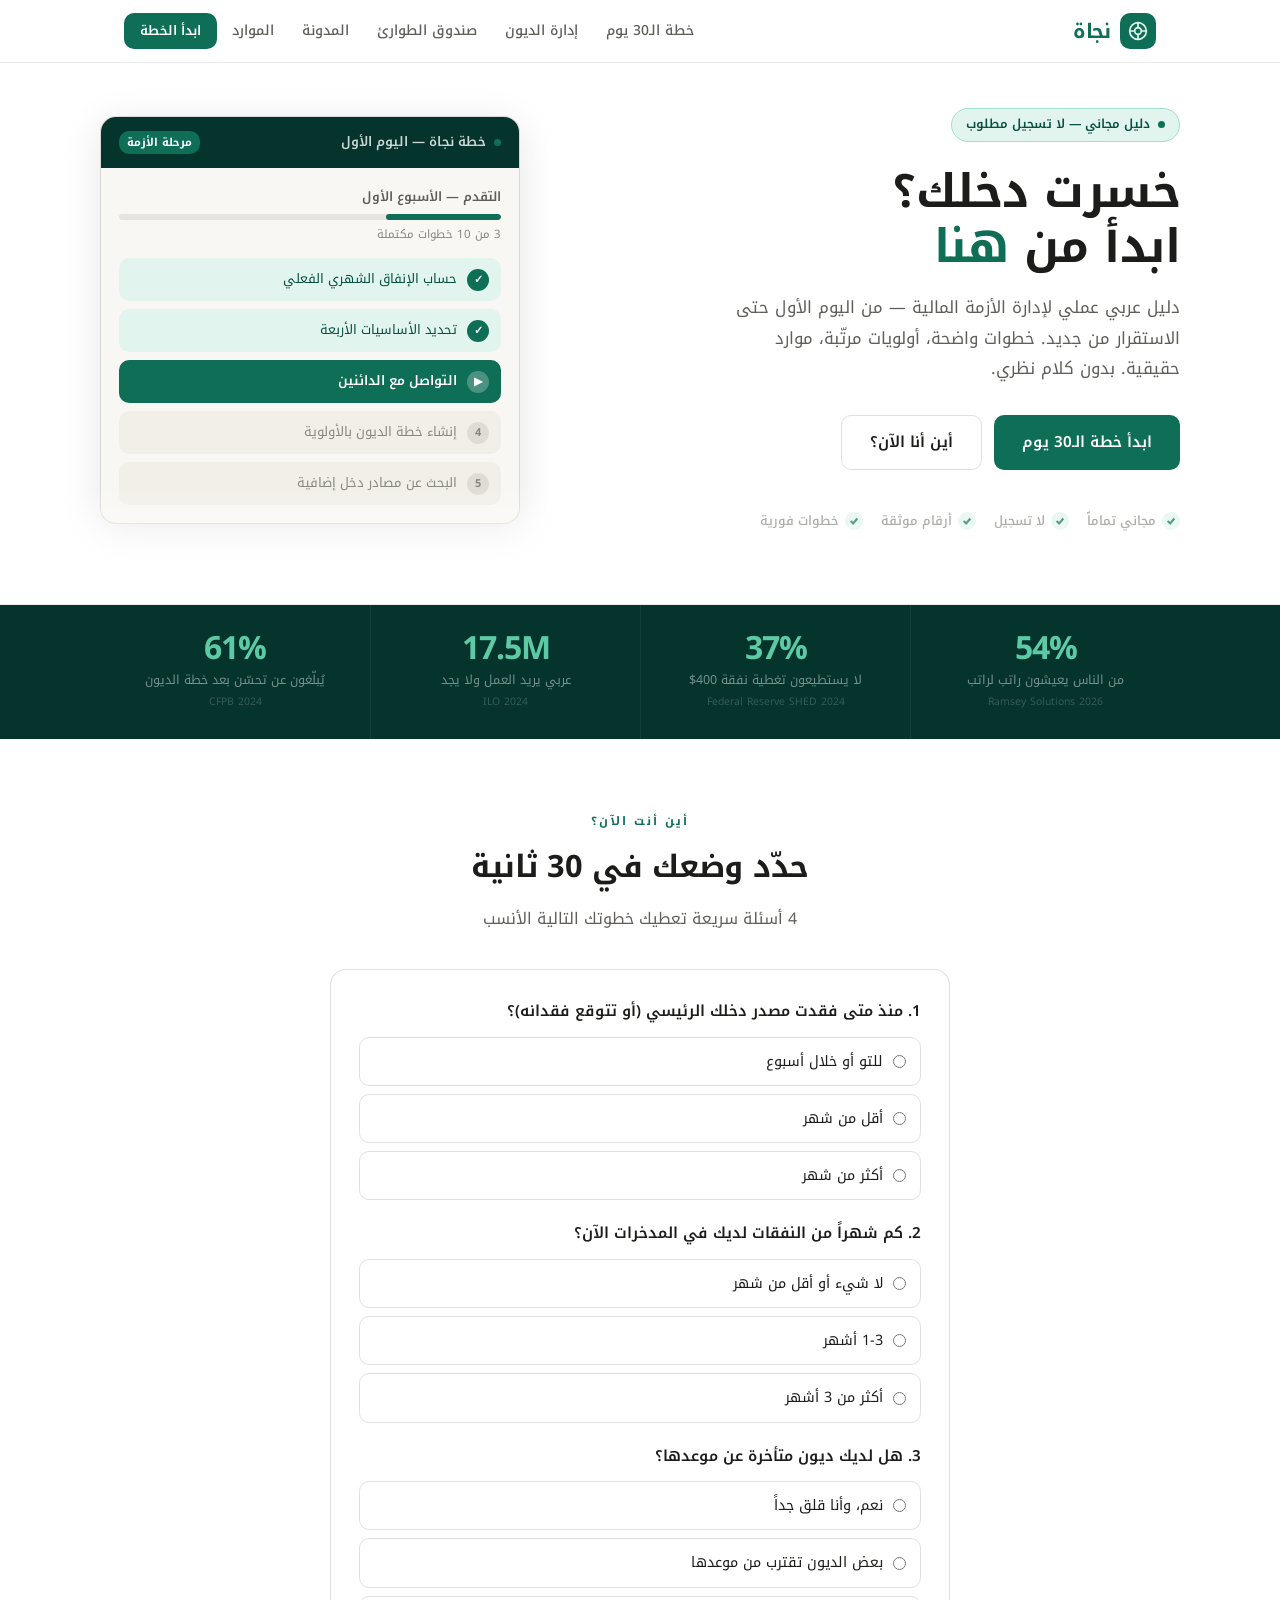
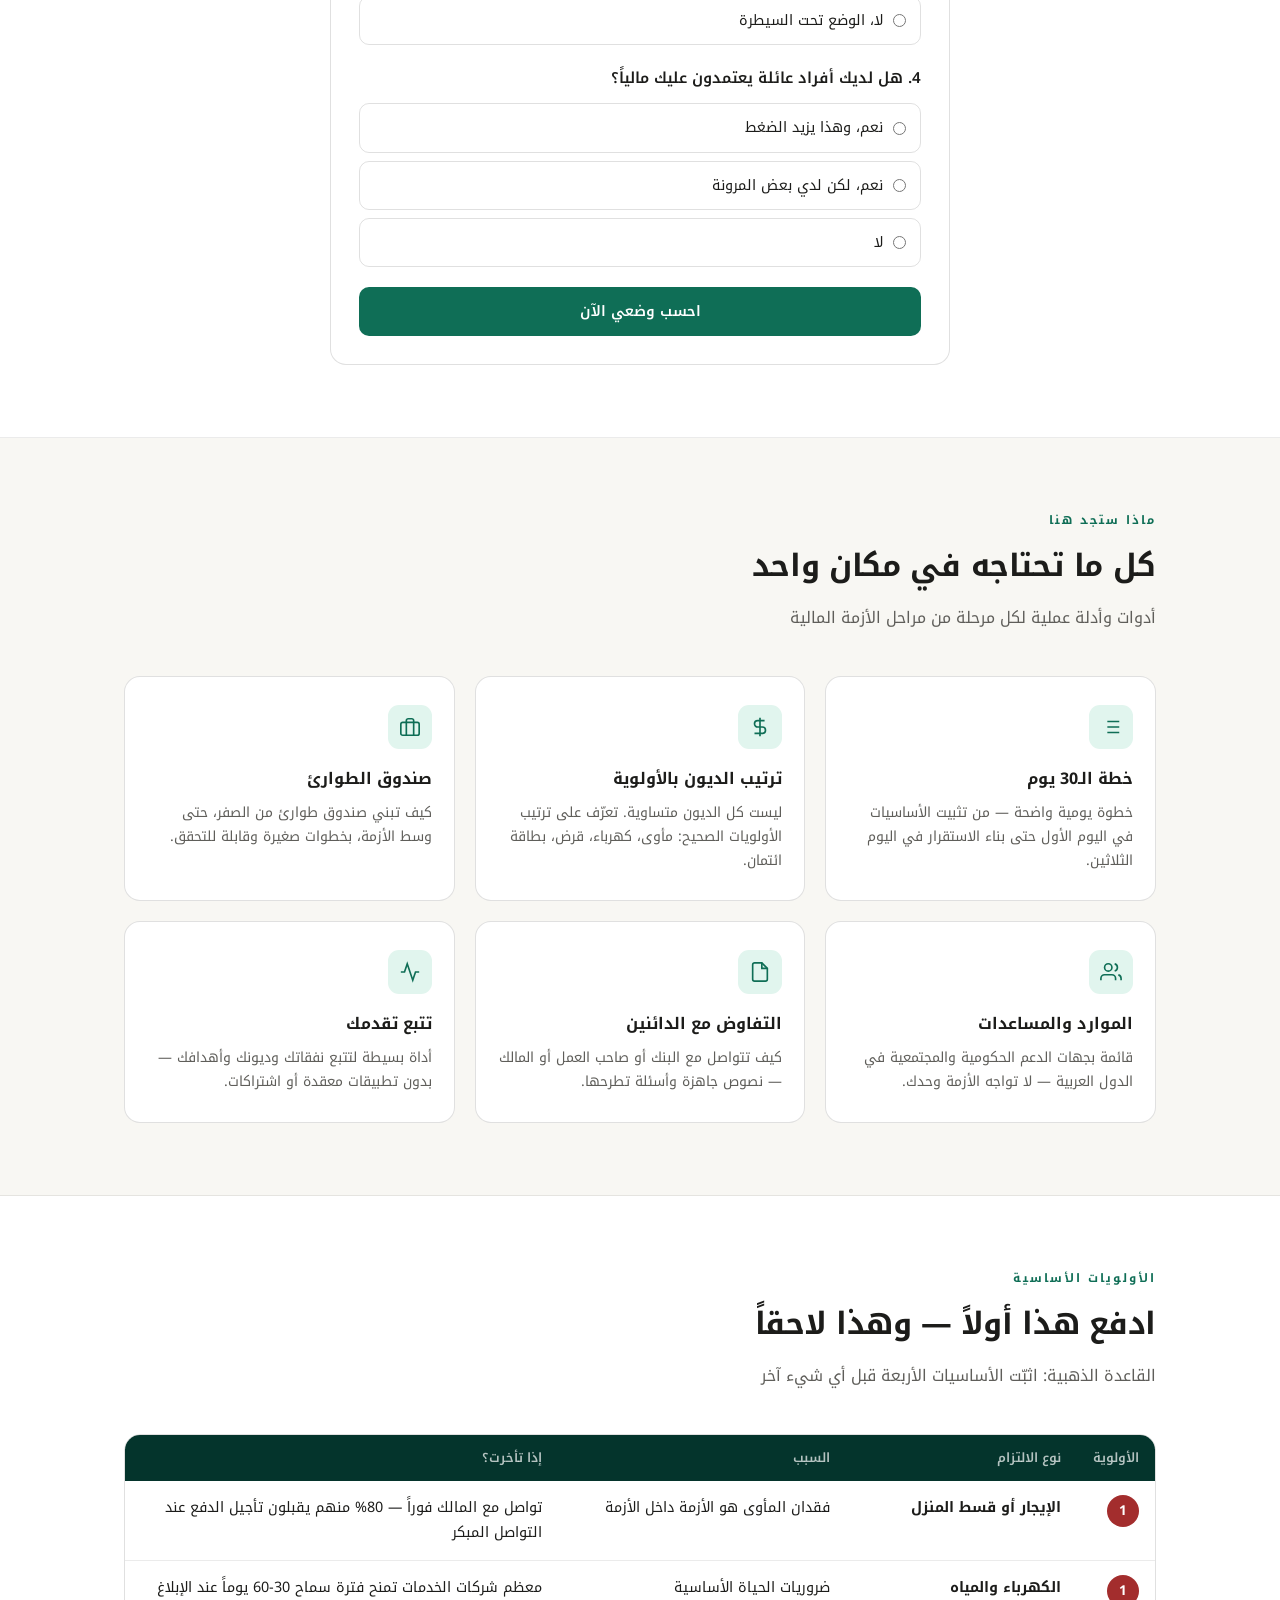
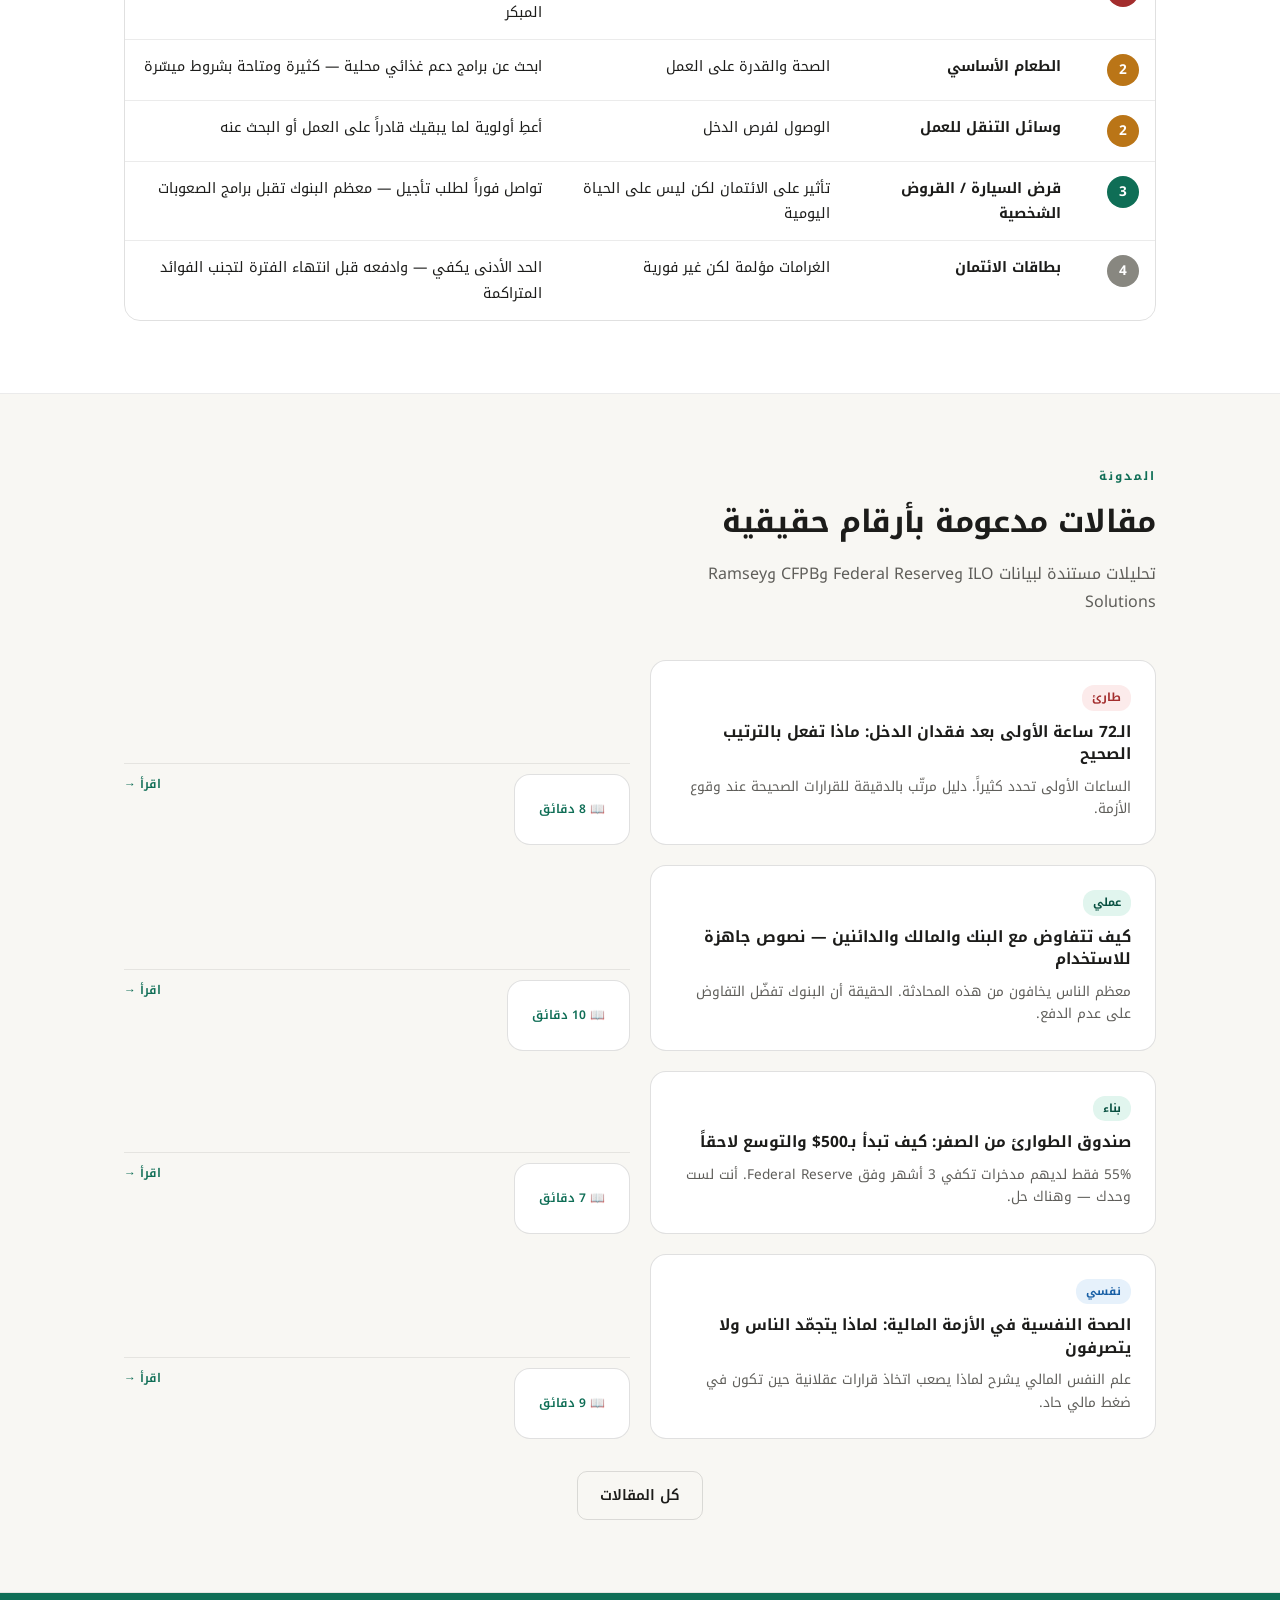
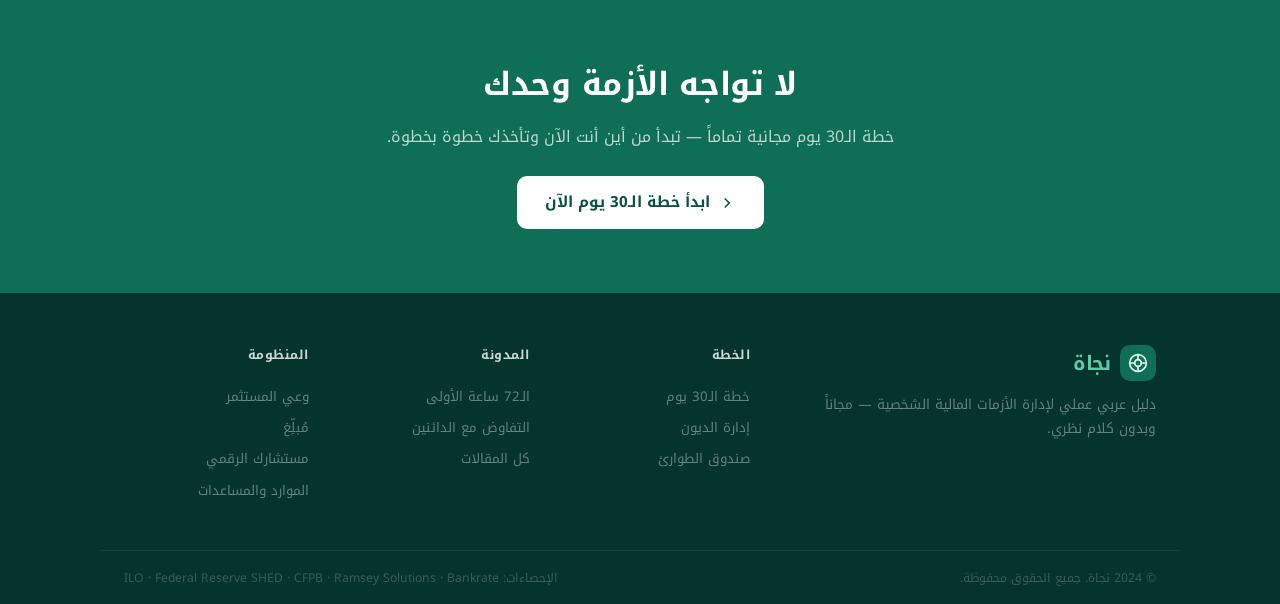
<file: index.html>
<!DOCTYPE html>
<html lang="ar" dir="rtl">
<head>
  <meta charset="UTF-8">
  <meta name="viewport" content="width=device-width, initial-scale=1.0">
  <title>نجاة — دليلك العربي للخروج من الأزمة المالية</title>
  <meta name="description" content="خسرت دخلك أو تواجه أزمة مالية مفاجئة؟ نجاة يقدم خطوات عملية مرتّبة لإدارة الأزمة، ترتيب الديون، وبناء الاستقرار من جديد — مجاناً وبدون كلام نظري.">
  <meta name="keywords" content="أزمة مالية, فقدان عمل, إدارة الديون, صندوق طوارئ, خطة مالية طارئة, نجاة مالية">
  <meta name="robots" content="index, follow">
  <meta name="author" content="نجاة">
  <link rel="canonical" href="https://najat.github.io/">

  <!-- Open Graph -->
  <meta property="og:title" content="نجاة — دليلك العربي للخروج من الأزمة المالية">
  <meta property="og:description" content="خطوات عملية مرتّبة لإدارة الأزمة المالية، ترتيب الديون، وبناء الاستقرار من جديد.">
  <meta property="og:type" content="website">
  <meta property="og:locale" content="ar_AR">
  <meta name="twitter:card" content="summary_large_image">
  <meta name="twitter:title" content="نجاة — دليلك العربي للخروج من الأزمة المالية">

  <!-- Schema.org -->
  <script type="application/ld+json">
  {
    "@context": "https://schema.org",
    "@type": "WebSite",
    "name": "نجاة",
    "description": "دليل عربي عملي لإدارة الأزمات المالية الشخصية",
    "url": "https://najat.github.io/",
    "inLanguage": "ar",
    "audience": { "@type": "Audience", "audienceType": "أفراد يواجهون أزمات مالية" },
    "offers": { "@type": "Offer", "price": "0", "priceCurrency": "USD" }
  }
  </script>

  <link rel="preconnect" href="https://fonts.googleapis.com">
  <link rel="preconnect" href="https://fonts.gstatic.com" crossorigin>
  <link href="https://fonts.googleapis.com/css2?family=Noto+Kufi+Arabic:wght@300;400;500;600;700;900&display=swap" rel="stylesheet">
  <link rel="stylesheet" href="css/style.css">
</head>
<body>

<nav class="nav" id="nav" role="navigation" aria-label="القائمة الرئيسية">
  <div class="nav-inner">
    <a href="index.html" class="nav-logo" aria-label="نجاة — الرئيسية">
      <div class="logo-mark">
        <svg viewBox="0 0 24 24" fill="none" stroke="#E1F5EE" stroke-width="2" stroke-linecap="round">
          <circle cx="12" cy="12" r="10"/>
          <circle cx="12" cy="12" r="4"/>
          <line x1="12" y1="2" x2="12" y2="8"/>
          <line x1="12" y1="16" x2="12" y2="22"/>
          <line x1="2" y1="12" x2="8" y2="12"/>
          <line x1="16" y1="12" x2="22" y2="12"/>
        </svg>
      </div>
      <span class="logo-wordmark">نجاة</span>
    </a>
    <div class="nav-links">
      <a href="plan.html" class="nav-link">خطة الـ30 يوم</a>
      <a href="debts.html" class="nav-link">إدارة الديون</a>
      <a href="emergency-fund.html" class="nav-link">صندوق الطوارئ</a>
      <a href="blog/index.html" class="nav-link">المدونة</a>
      <a href="resources.html" class="nav-link">الموارد</a>
      <a href="plan.html" class="btn btn-primary btn-sm">ابدأ الخطة</a>
    </div>
    <button class="hamburger" id="hamburger" aria-label="فتح القائمة">
      <span></span><span></span><span></span>
    </button>
  </div>
  <div class="mobile-menu" id="mobileMenu">
    <a href="plan.html">خطة الـ30 يوم</a>
    <a href="debts.html">إدارة الديون</a>
    <a href="emergency-fund.html">صندوق الطوارئ</a>
    <a href="blog/index.html">المدونة</a>
    <a href="resources.html">الموارد</a>
    <a href="plan.html">ابدأ الخطة</a>
  </div>
</nav>

<main>

  <!-- HERO -->
  <section class="hero" aria-labelledby="hero-heading">
    <div class="hero-inner">
      <div class="hero-text">
        <div class="crisis-chip" role="status">
          <div class="chip-pulse"></div>
          دليل مجاني — لا تسجيل مطلوب
        </div>
        <h1 id="hero-heading">
          خسرت دخلك؟<br>
          ابدأ من <em>هنا</em>
        </h1>
        <p class="hero-sub">
          دليل عربي عملي لإدارة الأزمة المالية — من اليوم الأول حتى الاستقرار من جديد. خطوات واضحة، أولويات مرتّبة، موارد حقيقية. بدون كلام نظري.
        </p>
        <div class="hero-actions">
          <a href="plan.html" class="btn btn-primary btn-lg">ابدأ خطة الـ30 يوم</a>
          <a href="#situation" class="btn btn-outline btn-lg">أين أنا الآن؟</a>
        </div>
        <div class="hero-trust">
          <span class="trust-item">
            <span class="trust-icon"><svg viewBox="0 0 12 12"><polyline points="2 6 5 9 10 3"/></svg></span>
            مجاني تماماً
          </span>
          <span class="trust-item">
            <span class="trust-icon"><svg viewBox="0 0 12 12"><polyline points="2 6 5 9 10 3"/></svg></span>
            لا تسجيل
          </span>
          <span class="trust-item">
            <span class="trust-icon"><svg viewBox="0 0 12 12"><polyline points="2 6 5 9 10 3"/></svg></span>
            أرقام موثقة
          </span>
          <span class="trust-item">
            <span class="trust-icon"><svg viewBox="0 0 12 12"><polyline points="2 6 5 9 10 3"/></svg></span>
            خطوات فورية
          </span>
        </div>
      </div>

      <!-- Hero visual card -->
      <div class="crisis-card" aria-hidden="true">
        <div class="card-header">
          <div class="card-header-title">
            <div class="chip-pulse"></div>
            خطة نجاة — اليوم الأول
          </div>
          <span class="card-header-badge">مرحلة الأزمة</span>
        </div>
        <div class="card-body">
          <div class="progress-label">التقدم — الأسبوع الأول</div>
          <div class="progress-track">
            <div class="progress-fill" style="width:30%; background:var(--g600);" data-width="30"></div>
          </div>
          <div class="progress-meta">3 من 10 خطوات مكتملة</div>

          <div class="step-list">
            <div class="step-item step-done">
              <div class="step-icon si-done">✓</div>
              <span>حساب الإنفاق الشهري الفعلي</span>
            </div>
            <div class="step-item step-done">
              <div class="step-icon si-done">✓</div>
              <span>تحديد الأساسيات الأربعة</span>
            </div>
            <div class="step-item step-now">
              <div class="step-icon si-now">▶</div>
              <span>التواصل مع الدائنين</span>
            </div>
            <div class="step-item step-todo">
              <div class="step-icon si-todo">4</div>
              <span>إنشاء خطة الديون بالأولوية</span>
            </div>
            <div class="step-item step-todo">
              <div class="step-icon si-todo">5</div>
              <span>البحث عن مصادر دخل إضافية</span>
            </div>
          </div>
        </div>
      </div>
    </div>
  </section>

  <!-- STATS -->
  <div class="stats-strip" role="region" aria-label="إحصاءات عالمية عن الأزمات المالية">
    <div class="stats-inner">
      <div class="stat-b">
        <div class="stat-n" data-count="54" data-suffix="%">54%</div>
        <div class="stat-l">من الناس يعيشون راتب لراتب</div>
        <div class="stat-s">Ramsey Solutions 2026</div>
      </div>
      <div class="stat-b">
        <div class="stat-n" data-count="37" data-suffix="%">37%</div>
        <div class="stat-l">لا يستطيعون تغطية نفقة 400$</div>
        <div class="stat-s">Federal Reserve SHED 2024</div>
      </div>
      <div class="stat-b">
        <div class="stat-n" data-count="17.5" data-suffix="M" data-decimals="1">17.5M</div>
        <div class="stat-l">عربي يريد العمل ولا يجد</div>
        <div class="stat-s">ILO 2024</div>
      </div>
      <div class="stat-b">
        <div class="stat-n" data-count="61" data-suffix="%">61%</div>
        <div class="stat-l">يُبلّغون عن تحسّن بعد خطة الديون</div>
        <div class="stat-s">CFPB 2024</div>
      </div>
    </div>
  </div>

  <!-- SITUATION QUIZ -->
  <section class="section" id="situation" aria-labelledby="quiz-heading">
    <div class="container">
      <div class="section-header" style="text-align:center; max-width:600px; margin:0 auto 36px;">
        <span class="eyebrow">أين أنت الآن؟</span>
        <h2 class="section-title" id="quiz-heading">حدّد وضعك في 30 ثانية</h2>
        <p class="section-sub" style="margin:0 auto;">4 أسئلة سريعة تعطيك خطوتك التالية الأنسب</p>
      </div>
      <div class="quiz-card">
        <div class="quiz-q">1. منذ متى فقدت مصدر دخلك الرئيسي (أو تتوقع فقدانه)؟</div>
        <div class="quiz-options">
          <label class="quiz-option"><input type="radio" name="sq1" value="3"> للتو أو خلال أسبوع</label>
          <label class="quiz-option"><input type="radio" name="sq1" value="2"> أقل من شهر</label>
          <label class="quiz-option"><input type="radio" name="sq1" value="1"> أكثر من شهر</label>
        </div>
        <div class="quiz-q">2. كم شهراً من النفقات لديك في المدخرات الآن؟</div>
        <div class="quiz-options">
          <label class="quiz-option"><input type="radio" name="sq2" value="3"> لا شيء أو أقل من شهر</label>
          <label class="quiz-option"><input type="radio" name="sq2" value="2"> 1-3 أشهر</label>
          <label class="quiz-option"><input type="radio" name="sq2" value="1"> أكثر من 3 أشهر</label>
        </div>
        <div class="quiz-q">3. هل لديك ديون متأخرة عن موعدها؟</div>
        <div class="quiz-options">
          <label class="quiz-option"><input type="radio" name="sq3" value="2"> نعم، وأنا قلق جداً</label>
          <label class="quiz-option"><input type="radio" name="sq3" value="1"> بعض الديون تقترب من موعدها</label>
          <label class="quiz-option"><input type="radio" name="sq3" value="0"> لا، الوضع تحت السيطرة</label>
        </div>
        <div class="quiz-q">4. هل لديك أفراد عائلة يعتمدون عليك مالياً؟</div>
        <div class="quiz-options">
          <label class="quiz-option"><input type="radio" name="sq4" value="2"> نعم، وهذا يزيد الضغط</label>
          <label class="quiz-option"><input type="radio" name="sq4" value="1"> نعم، لكن لدي بعض المرونة</label>
          <label class="quiz-option"><input type="radio" name="sq4" value="0"> لا</label>
        </div>
        <button class="btn btn-primary" id="quizBtn" style="width:100%; justify-content:center;">
          احسب وضعي الآن
        </button>
        <div id="quizResult" class="quiz-result"></div>
      </div>
    </div>
  </section>

  <!-- FEATURES -->
  <section class="section section-alt" aria-labelledby="features-heading">
    <div class="container">
      <div class="section-header">
        <span class="eyebrow">ماذا ستجد هنا</span>
        <h2 class="section-title" id="features-heading">كل ما تحتاجه في مكان واحد</h2>
        <p class="section-sub">أدوات وأدلة عملية لكل مرحلة من مراحل الأزمة المالية</p>
      </div>
      <div class="features-grid">
        <div class="feature-card">
          <div class="feat-icon">
            <svg viewBox="0 0 24 24"><path d="M8 6h13M8 12h13M8 18h13M3 6h.01M3 12h.01M3 18h.01"/></svg>
          </div>
          <h3>خطة الـ30 يوم</h3>
          <p>خطوة يومية واضحة — من تثبيت الأساسيات في اليوم الأول حتى بناء الاستقرار في اليوم الثلاثين.</p>
        </div>
        <div class="feature-card">
          <div class="feat-icon">
            <svg viewBox="0 0 24 24"><path d="M12 2v20M17 5H9.5a3.5 3.5 0 0 0 0 7h5a3.5 3.5 0 0 1 0 7H6"/></svg>
          </div>
          <h3>ترتيب الديون بالأولوية</h3>
          <p>ليست كل الديون متساوية. تعرّف على ترتيب الأولويات الصحيح: مأوى، كهرباء، قرض، بطاقة ائتمان.</p>
        </div>
        <div class="feature-card">
          <div class="feat-icon">
            <svg viewBox="0 0 24 24"><rect x="2" y="7" width="20" height="14" rx="2"/><path d="M16 21V5a2 2 0 0 0-2-2h-4a2 2 0 0 0-2 2v16"/></svg>
          </div>
          <h3>صندوق الطوارئ</h3>
          <p>كيف تبني صندوق طوارئ من الصفر، حتى وسط الأزمة، بخطوات صغيرة وقابلة للتحقق.</p>
        </div>
        <div class="feature-card">
          <div class="feat-icon">
            <svg viewBox="0 0 24 24"><path d="M17 21v-2a4 4 0 0 0-4-4H5a4 4 0 0 0-4 4v2"/><circle cx="9" cy="7" r="4"/><path d="M23 21v-2a4 4 0 0 0-3-3.87M16 3.13a4 4 0 0 1 0 7.75"/></svg>
          </div>
          <h3>الموارد والمساعدات</h3>
          <p>قائمة بجهات الدعم الحكومية والمجتمعية في الدول العربية — لا تواجه الأزمة وحدك.</p>
        </div>
        <div class="feature-card">
          <div class="feat-icon">
            <svg viewBox="0 0 24 24"><path d="M14 2H6a2 2 0 0 0-2 2v16a2 2 0 0 0 2 2h12a2 2 0 0 0 2-2V8z"/><polyline points="14 2 14 8 20 8"/></svg>
          </div>
          <h3>التفاوض مع الدائنين</h3>
          <p>كيف تتواصل مع البنك أو صاحب العمل أو المالك — نصوص جاهزة وأسئلة تطرحها.</p>
        </div>
        <div class="feature-card">
          <div class="feat-icon">
            <svg viewBox="0 0 24 24"><path d="M22 12h-4l-3 9L9 3l-3 9H2"/></svg>
          </div>
          <h3>تتبع تقدمك</h3>
          <p>أداة بسيطة لتتبع نفقاتك وديونك وأهدافك — بدون تطبيقات معقدة أو اشتراكات.</p>
        </div>
      </div>
    </div>
  </section>

  <!-- PRIORITY TABLE -->
  <section class="section" aria-labelledby="priority-heading">
    <div class="container">
      <div class="section-header">
        <span class="eyebrow">الأولويات الأساسية</span>
        <h2 class="section-title" id="priority-heading">ادفع هذا أولاً — وهذا لاحقاً</h2>
        <p class="section-sub">القاعدة الذهبية: اثبّت الأساسيات الأربعة قبل أي شيء آخر</p>
      </div>
      <div style="overflow-x:auto; border-radius:var(--rl); border:1px solid var(--border-m);">
        <table class="priority-table">
          <thead>
            <tr>
              <th>الأولوية</th>
              <th>نوع الالتزام</th>
              <th>السبب</th>
              <th>إذا تأخرت؟</th>
            </tr>
          </thead>
          <tbody>
            <tr>
              <td><div class="priority-rank rank-1">1</div></td>
              <td><strong>الإيجار أو قسط المنزل</strong></td>
              <td>فقدان المأوى هو الأزمة داخل الأزمة</td>
              <td>تواصل مع المالك فوراً — 80% منهم يقبلون تأجيل الدفع عند التواصل المبكر</td>
            </tr>
            <tr>
              <td><div class="priority-rank rank-1">1</div></td>
              <td><strong>الكهرباء والمياه</strong></td>
              <td>ضروريات الحياة الأساسية</td>
              <td>معظم شركات الخدمات تمنح فترة سماح 30-60 يوماً عند الإبلاغ المبكر</td>
            </tr>
            <tr>
              <td><div class="priority-rank rank-2">2</div></td>
              <td><strong>الطعام الأساسي</strong></td>
              <td>الصحة والقدرة على العمل</td>
              <td>ابحث عن برامج دعم غذائي محلية — كثيرة ومتاحة بشروط ميسّرة</td>
            </tr>
            <tr>
              <td><div class="priority-rank rank-2">2</div></td>
              <td><strong>وسائل التنقل للعمل</strong></td>
              <td>الوصول لفرص الدخل</td>
              <td>أعطِ أولوية لما يبقيك قادراً على العمل أو البحث عنه</td>
            </tr>
            <tr>
              <td><div class="priority-rank rank-3">3</div></td>
              <td><strong>قرض السيارة / القروض الشخصية</strong></td>
              <td>تأثير على الائتمان لكن ليس على الحياة اليومية</td>
              <td>تواصل فوراً لطلب تأجيل — معظم البنوك تقبل برامج الصعوبات</td>
            </tr>
            <tr>
              <td><div class="priority-rank rank-4">4</div></td>
              <td><strong>بطاقات الائتمان</strong></td>
              <td>الغرامات مؤلمة لكن غير فورية</td>
              <td>الحد الأدنى يكفي — وادفعه قبل انتهاء الفترة لتجنب الفوائد المتراكمة</td>
            </tr>
          </tbody>
        </table>
      </div>
    </div>
  </section>

  <!-- BLOG PREVIEW -->
  <section class="section section-alt" aria-labelledby="blog-heading">
    <div class="container">
      <div class="section-header">
        <span class="eyebrow">المدونة</span>
        <h2 class="section-title" id="blog-heading">مقالات مدعومة بأرقام حقيقية</h2>
        <p class="section-sub">تحليلات مستندة لبيانات ILO وFederal Reserve وCFPB وRamsey Solutions</p>
      </div>
      <div class="blog-grid">
        <a href="blog/first-72-hours.html" class="blog-card">
          <span class="blog-tag tag-d">طارئ</span>
          <h3>الـ72 ساعة الأولى بعد فقدان الدخل: ماذا تفعل بالترتيب الصحيح</h3>
          <p>الساعات الأولى تحدد كثيراً. دليل مرتّب بالدقيقة للقرارات الصحيحة عند وقوع الأزمة.</p>
          <div class="blog-meta"><span>📖 8 دقائق</span><a href="blog/first-72-hours.html">اقرأ →</a></div>
        </a>
        <a href="blog/negotiate-with-creditors.html" class="blog-card">
          <span class="blog-tag tag-g">عملي</span>
          <h3>كيف تتفاوض مع البنك والمالك والدائنين — نصوص جاهزة للاستخدام</h3>
          <p>معظم الناس يخافون من هذه المحادثة. الحقيقة أن البنوك تفضّل التفاوض على عدم الدفع.</p>
          <div class="blog-meta"><span>📖 10 دقائق</span><a href="blog/negotiate-with-creditors.html">اقرأ →</a></div>
        </a>
        <a href="blog/emergency-fund-from-zero.html" class="blog-card">
          <span class="blog-tag tag-g">بناء</span>
          <h3>صندوق الطوارئ من الصفر: كيف تبدأ بـ500$ والتوسع لاحقاً</h3>
          <p>55% فقط لديهم مدخرات تكفي 3 أشهر وفق Federal Reserve. أنت لست وحدك — وهناك حل.</p>
          <div class="blog-meta"><span>📖 7 دقائق</span><a href="blog/emergency-fund-from-zero.html">اقرأ →</a></div>
        </a>
        <a href="blog/mental-health-financial-crisis.html" class="blog-card">
          <span class="blog-tag tag-i">نفسي</span>
          <h3>الصحة النفسية في الأزمة المالية: لماذا يتجمّد الناس ولا يتصرفون</h3>
          <p>علم النفس المالي يشرح لماذا يصعب اتخاذ قرارات عقلانية حين تكون في ضغط مالي حاد.</p>
          <div class="blog-meta"><span>📖 9 دقائق</span><a href="blog/mental-health-financial-crisis.html">اقرأ →</a></div>
        </a>
      </div>
      <div style="text-align:center; margin-top:32px;">
        <a href="blog/index.html" class="btn btn-outline">كل المقالات</a>
      </div>
    </div>
  </section>

  <!-- CTA -->
  <div class="cta-section">
    <div class="container">
      <h2>لا تواجه الأزمة وحدك</h2>
      <p>خطة الـ30 يوم مجانية تماماً — تبدأ من أين أنت الآن وتأخذك خطوة بخطوة.</p>
      <a href="plan.html" class="btn-cta">
        <svg width="18" height="18" viewBox="0 0 24 24" fill="none" stroke="currentColor" stroke-width="2"><polyline points="9 18 15 12 9 6"/></svg>
        ابدأ خطة الـ30 يوم الآن
      </a>
    </div>
  </div>

</main>

<footer class="footer" role="contentinfo">
  <div class="footer-inner">
    <div class="footer-brand">
      <div class="nav-logo">
        <div class="logo-mark">
          <svg viewBox="0 0 24 24" fill="none" stroke="#E1F5EE" stroke-width="2" stroke-linecap="round">
            <circle cx="12" cy="12" r="10"/><circle cx="12" cy="12" r="4"/>
            <line x1="12" y1="2" x2="12" y2="8"/><line x1="12" y1="16" x2="12" y2="22"/>
            <line x1="2" y1="12" x2="8" y2="12"/><line x1="16" y1="12" x2="22" y2="12"/>
          </svg>
        </div>
        <span class="logo-wordmark">نجاة</span>
      </div>
      <p>دليل عربي عملي لإدارة الأزمات المالية الشخصية — مجاناً وبدون كلام نظري.</p>
    </div>
    <div class="footer-col">
      <h4>الخطة</h4>
      <a href="plan.html">خطة الـ30 يوم</a>
      <a href="debts.html">إدارة الديون</a>
      <a href="emergency-fund.html">صندوق الطوارئ</a>
    </div>
    <div class="footer-col">
      <h4>المدونة</h4>
      <a href="blog/first-72-hours.html">الـ72 ساعة الأولى</a>
      <a href="blog/negotiate-with-creditors.html">التفاوض مع الدائنين</a>
      <a href="blog/index.html">كل المقالات</a>
    </div>
    <div class="footer-col">
      <h4>المنظومة</h4>
      <a href="#">وعي المستثمر</a>
      <a href="#">مُبلِّغ</a>
      <a href="#">مستشارك الرقمي</a>
      <a href="resources.html">الموارد والمساعدات</a>
    </div>
  </div>
  <div class="footer-bottom">
    <span>© 2024 نجاة. جميع الحقوق محفوظة.</span>
    <span>الإحصاءات: ILO · Federal Reserve SHED · CFPB · Ramsey Solutions · Bankrate</span>
  </div>
</footer>

<script src="js/main.js"></script>
</body>
</html>
</file>
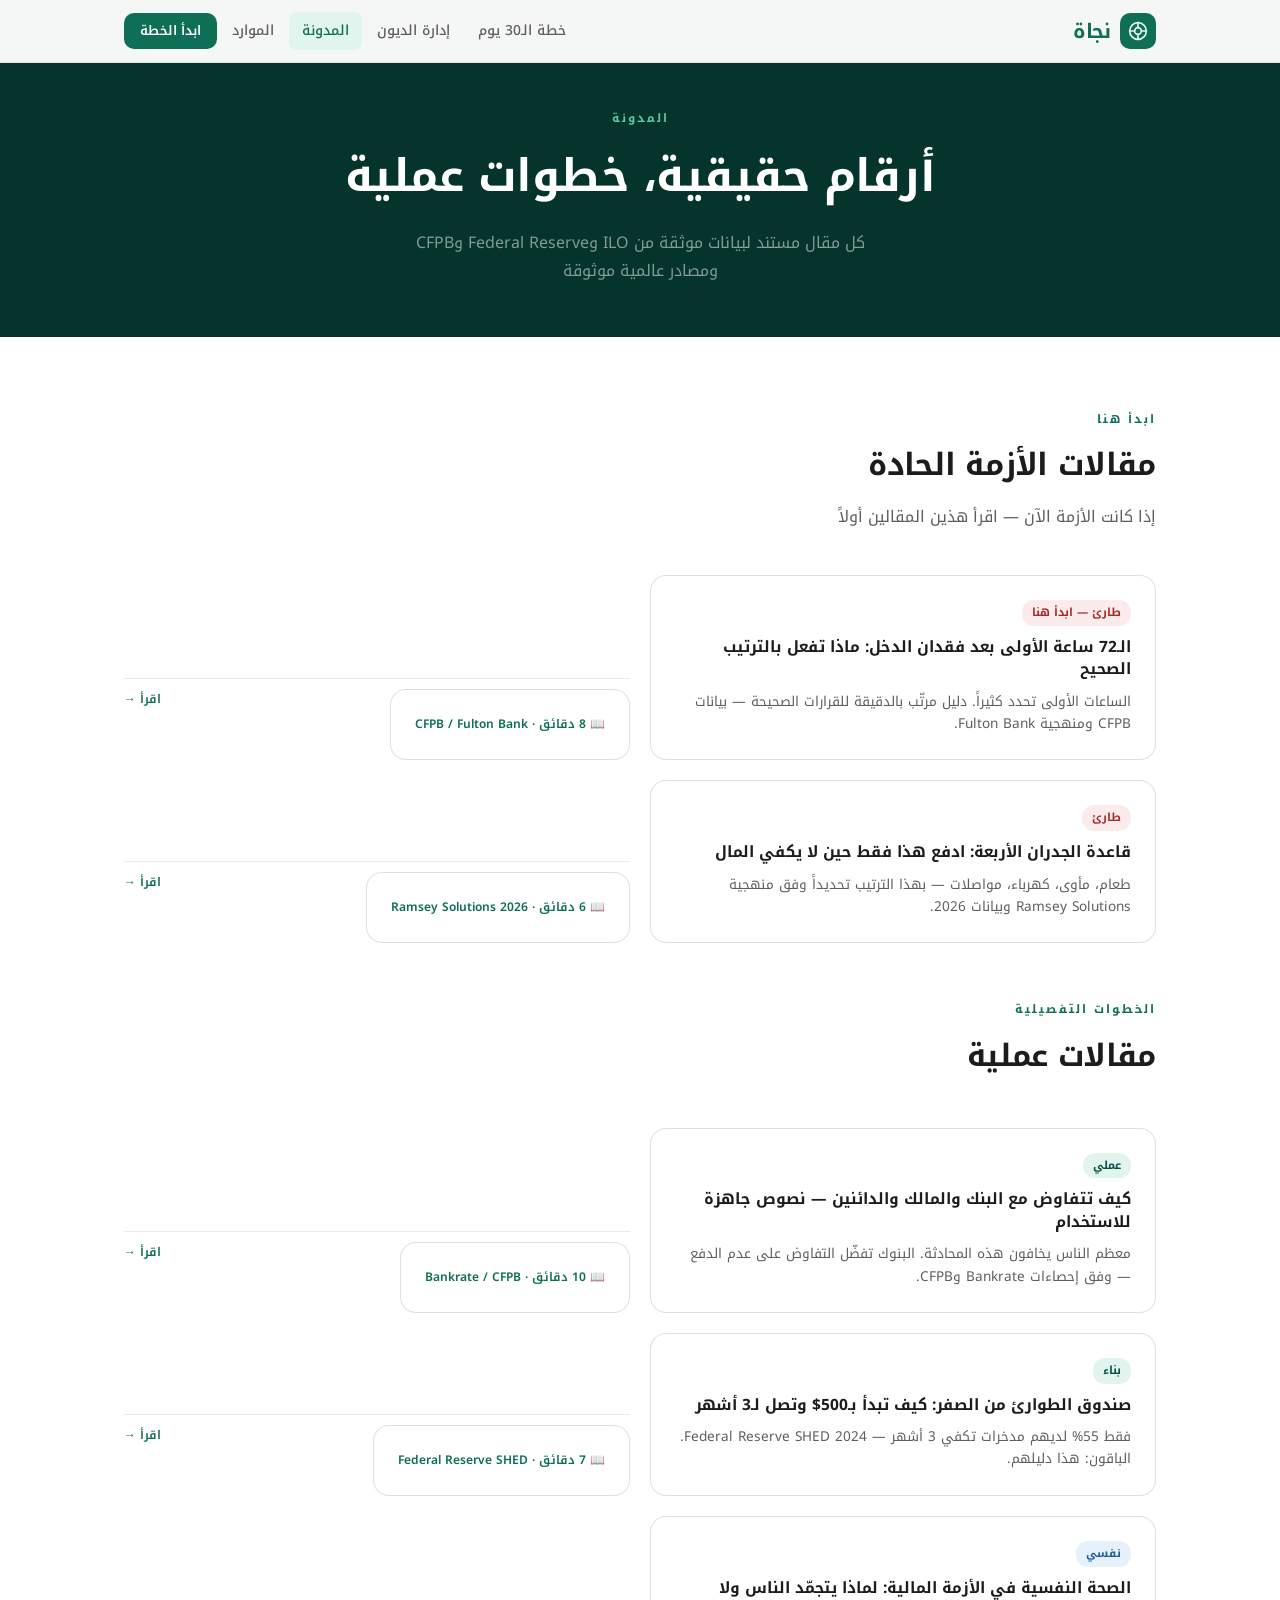
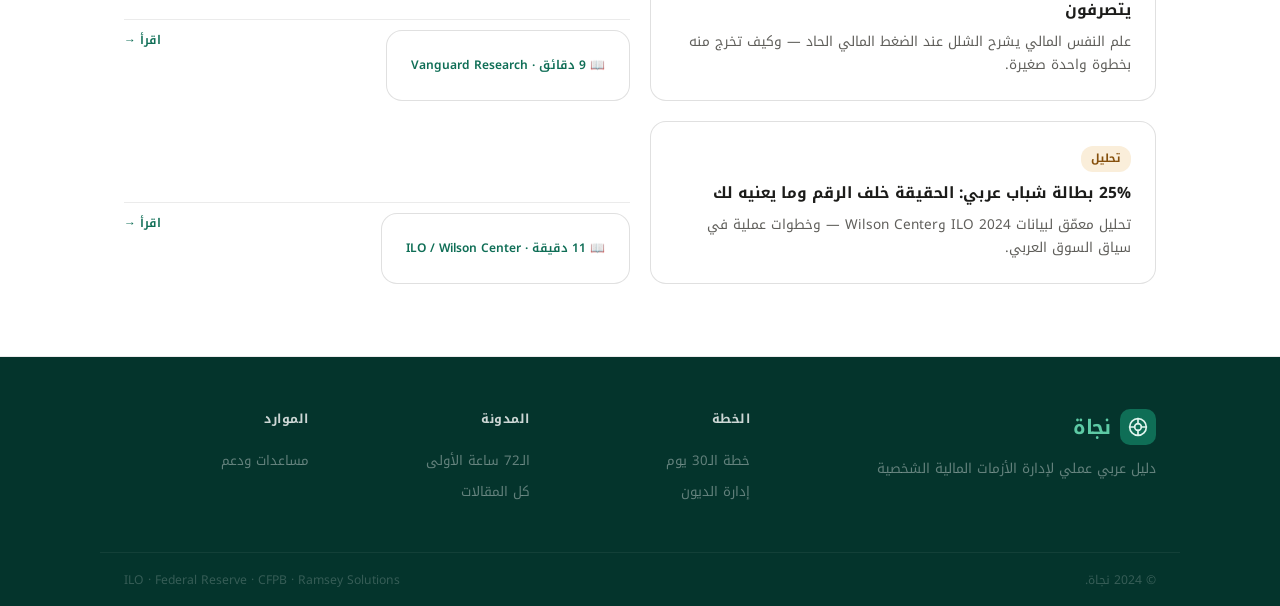
<file: blog/index.html>
<!DOCTYPE html>
<html lang="ar" dir="rtl">
<head>
  <meta charset="UTF-8"><meta name="viewport" content="width=device-width, initial-scale=1.0">
  <title>المدونة | نجاة</title>
  <meta name="description" content="مقالات عملية مدعومة بأرقام حقيقية من ILO وFederal Reserve وCFPB حول إدارة الأزمات المالية الشخصية.">
  <link rel="preconnect" href="https://fonts.googleapis.com"><link rel="preconnect" href="https://fonts.gstatic.com" crossorigin>
  <link href="https://fonts.googleapis.com/css2?family=Noto+Kufi+Arabic:wght@300;400;500;600;700;900&display=swap" rel="stylesheet">
  <link rel="stylesheet" href="../css/style.css">
</head>
<body>
  <nav class="nav" id="nav">
    <div class="nav-inner">
      <a href="../index.html" class="nav-logo">
        <div class="logo-mark"><svg viewBox="0 0 24 24" fill="none" stroke="#E1F5EE" stroke-width="2" stroke-linecap="round"><circle cx="12" cy="12" r="10"/><circle cx="12" cy="12" r="4"/><line x1="12" y1="2" x2="12" y2="8"/><line x1="12" y1="16" x2="12" y2="22"/><line x1="2" y1="12" x2="8" y2="12"/><line x1="16" y1="12" x2="22" y2="12"/></svg></div>
        <span class="logo-wordmark">نجاة</span>
      </a>
      <div class="nav-links">
        <a href="../plan.html" class="nav-link">خطة الـ30 يوم</a>
        <a href="../debts.html" class="nav-link">إدارة الديون</a>
        <a href="index.html" class="nav-link active">المدونة</a>
        <a href="../resources.html" class="nav-link">الموارد</a>
        <a href="../plan.html" class="btn btn-primary btn-sm">ابدأ الخطة</a>
      </div>
      <button class="hamburger" id="hamburger"><span></span><span></span><span></span></button>
    </div>
    <div class="mobile-menu" id="mobileMenu">
      <a href="../plan.html">خطة الـ30 يوم</a><a href="index.html">المدونة</a><a href="../resources.html">الموارد</a>
    </div>
  </nav>

  <div class="page-hero">
    <span class="eyebrow">المدونة</span>
    <h1>أرقام حقيقية، خطوات عملية</h1>
    <p>كل مقال مستند لبيانات موثقة من ILO وFederal Reserve وCFPB ومصادر عالمية موثوقة</p>
  </div>

  <section class="section">
    <div class="container">
      <div class="section-header">
        <span class="eyebrow">ابدأ هنا</span>
        <h2 class="section-title">مقالات الأزمة الحادة</h2>
        <p class="section-sub">إذا كانت الأزمة الآن — اقرأ هذين المقالين أولاً</p>
      </div>
      <div class="blog-grid">
        <a href="first-72-hours.html" class="blog-card">
          <span class="blog-tag tag-d">طارئ — ابدأ هنا</span>
          <h3>الـ72 ساعة الأولى بعد فقدان الدخل: ماذا تفعل بالترتيب الصحيح</h3>
          <p>الساعات الأولى تحدد كثيراً. دليل مرتّب بالدقيقة للقرارات الصحيحة — بيانات CFPB ومنهجية Fulton Bank.</p>
          <div class="blog-meta"><span>📖 8 دقائق · CFPB / Fulton Bank</span><a href="first-72-hours.html">اقرأ →</a></div>
        </a>
        <a href="four-walls-method.html" class="blog-card">
          <span class="blog-tag tag-d">طارئ</span>
          <h3>قاعدة الجدران الأربعة: ادفع هذا فقط حين لا يكفي المال</h3>
          <p>طعام، مأوى، كهرباء، مواصلات — بهذا الترتيب تحديداً وفق منهجية Ramsey Solutions وبيانات 2026.</p>
          <div class="blog-meta"><span>📖 6 دقائق · Ramsey Solutions 2026</span><a href="four-walls-method.html">اقرأ →</a></div>
        </a>
      </div>

      <div class="section-header" style="margin-top:56px;">
        <span class="eyebrow">الخطوات التفصيلية</span>
        <h2 class="section-title">مقالات عملية</h2>
      </div>
      <div class="blog-grid">
        <a href="negotiate-with-creditors.html" class="blog-card">
          <span class="blog-tag tag-g">عملي</span>
          <h3>كيف تتفاوض مع البنك والمالك والدائنين — نصوص جاهزة للاستخدام</h3>
          <p>معظم الناس يخافون هذه المحادثة. البنوك تفضّل التفاوض على عدم الدفع — وفق إحصاءات Bankrate وCFPB.</p>
          <div class="blog-meta"><span>📖 10 دقائق · Bankrate / CFPB</span><a href="negotiate-with-creditors.html">اقرأ →</a></div>
        </a>
        <a href="emergency-fund-from-zero.html" class="blog-card">
          <span class="blog-tag tag-g">بناء</span>
          <h3>صندوق الطوارئ من الصفر: كيف تبدأ بـ500$ وتصل لـ3 أشهر</h3>
          <p>فقط 55% لديهم مدخرات تكفي 3 أشهر — Federal Reserve SHED 2024. الباقون: هذا دليلهم.</p>
          <div class="blog-meta"><span>📖 7 دقائق · Federal Reserve SHED</span><a href="emergency-fund-from-zero.html">اقرأ →</a></div>
        </a>
        <a href="mental-health-financial-crisis.html" class="blog-card">
          <span class="blog-tag tag-i">نفسي</span>
          <h3>الصحة النفسية في الأزمة المالية: لماذا يتجمّد الناس ولا يتصرفون</h3>
          <p>علم النفس المالي يشرح الشلل عند الضغط المالي الحاد — وكيف تخرج منه بخطوة واحدة صغيرة.</p>
          <div class="blog-meta"><span>📖 9 دقائق · Vanguard Research</span><a href="mental-health-financial-crisis.html">اقرأ →</a></div>
        </a>
        <a href="arab-youth-unemployment.html" class="blog-card">
          <span class="blog-tag tag-w">تحليل</span>
          <h3>25% بطالة شباب عربي: الحقيقة خلف الرقم وما يعنيه لك</h3>
          <p>تحليل معمّق لبيانات ILO 2024 وWilson Center — وخطوات عملية في سياق السوق العربي.</p>
          <div class="blog-meta"><span>📖 11 دقيقة · ILO / Wilson Center</span><a href="arab-youth-unemployment.html">اقرأ →</a></div>
        </a>
      </div>
    </div>
  </section>

  <footer class="footer">
    <div class="footer-inner">
      <div class="footer-brand">
        <div class="nav-logo"><div class="logo-mark"><svg viewBox="0 0 24 24" fill="none" stroke="#E1F5EE" stroke-width="2" stroke-linecap="round"><circle cx="12" cy="12" r="10"/><circle cx="12" cy="12" r="4"/><line x1="12" y1="2" x2="12" y2="8"/><line x1="12" y1="16" x2="12" y2="22"/><line x1="2" y1="12" x2="8" y2="12"/><line x1="16" y1="12" x2="22" y2="12"/></svg></div><span class="logo-wordmark">نجاة</span></div>
        <p>دليل عربي عملي لإدارة الأزمات المالية الشخصية</p>
      </div>
      <div class="footer-col"><h4>الخطة</h4><a href="../plan.html">خطة الـ30 يوم</a><a href="../debts.html">إدارة الديون</a></div>
      <div class="footer-col"><h4>المدونة</h4><a href="first-72-hours.html">الـ72 ساعة الأولى</a><a href="index.html">كل المقالات</a></div>
      <div class="footer-col"><h4>الموارد</h4><a href="../resources.html">مساعدات ودعم</a></div>
    </div>
    <div class="footer-bottom"><span>© 2024 نجاة.</span><span>ILO · Federal Reserve · CFPB · Ramsey Solutions</span></div>
  </footer>
  <script src="../js/main.js"></script>
</body>
</html>
</file>
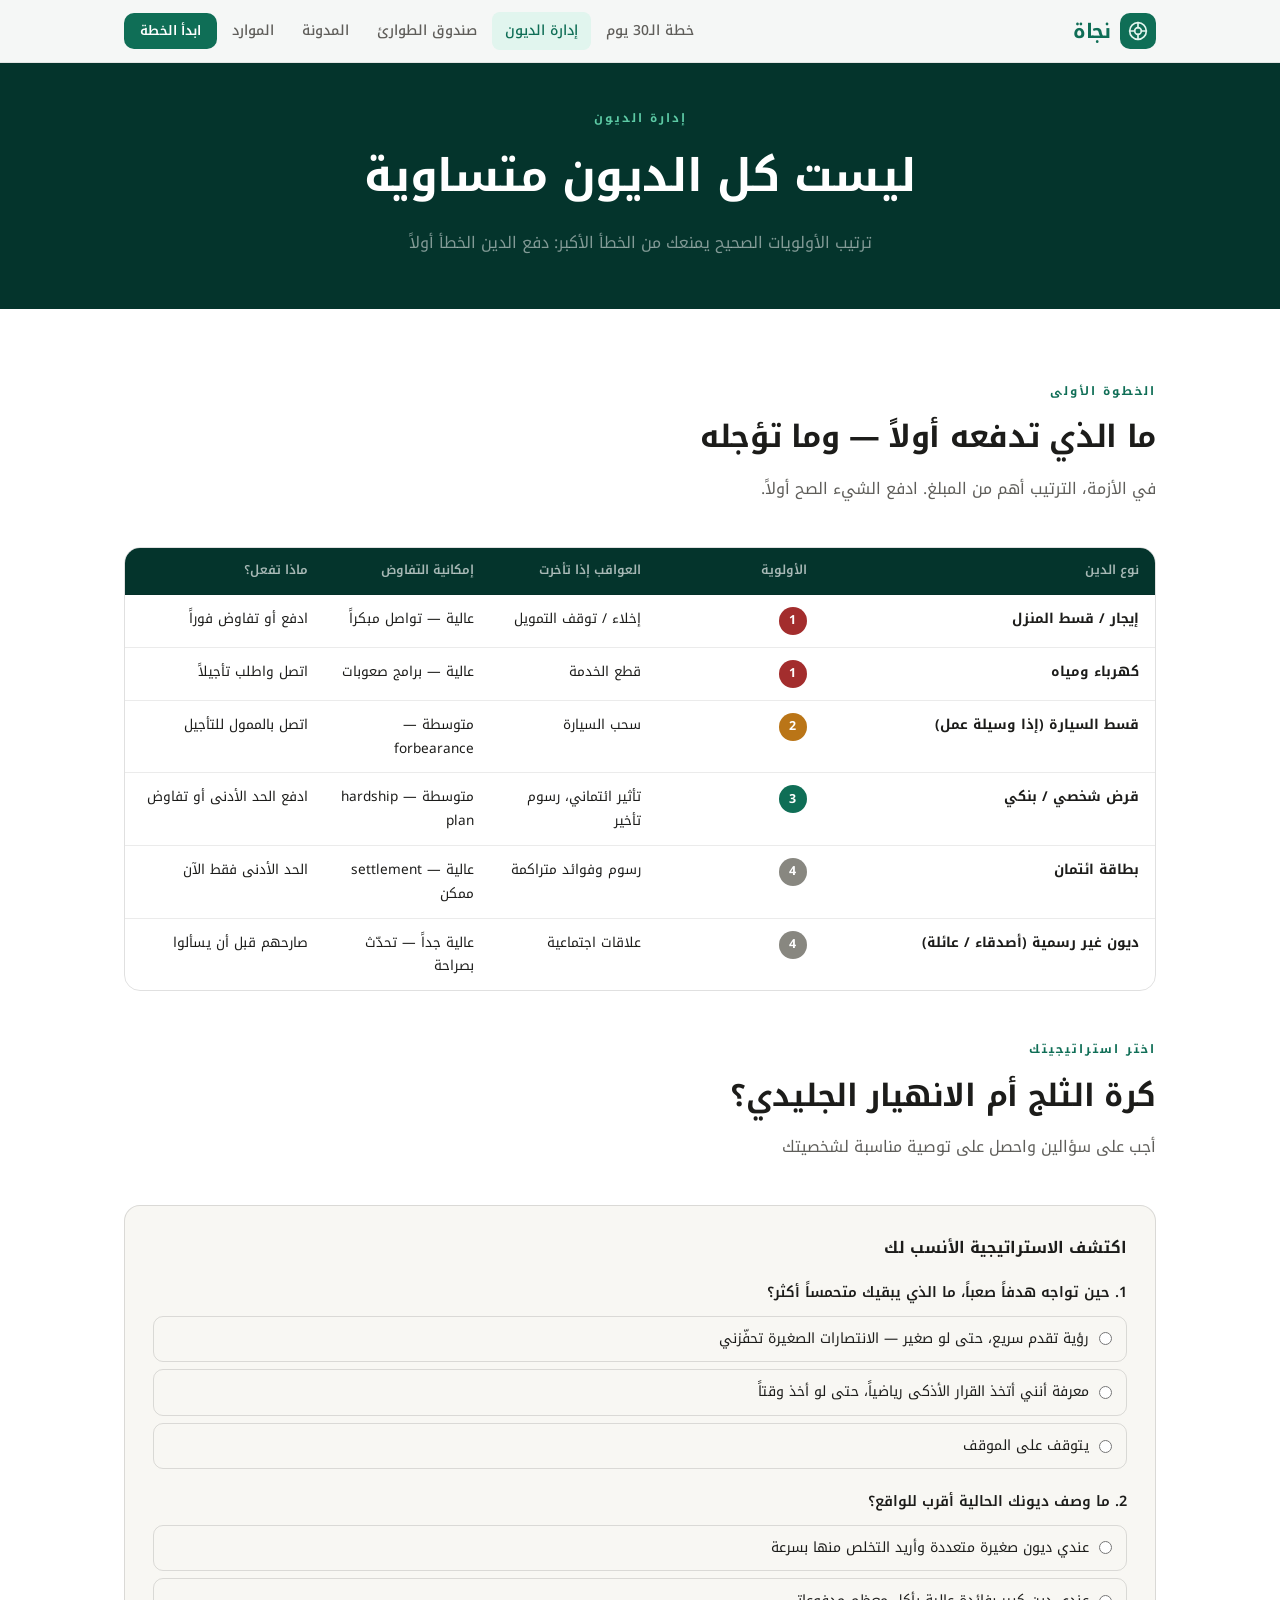
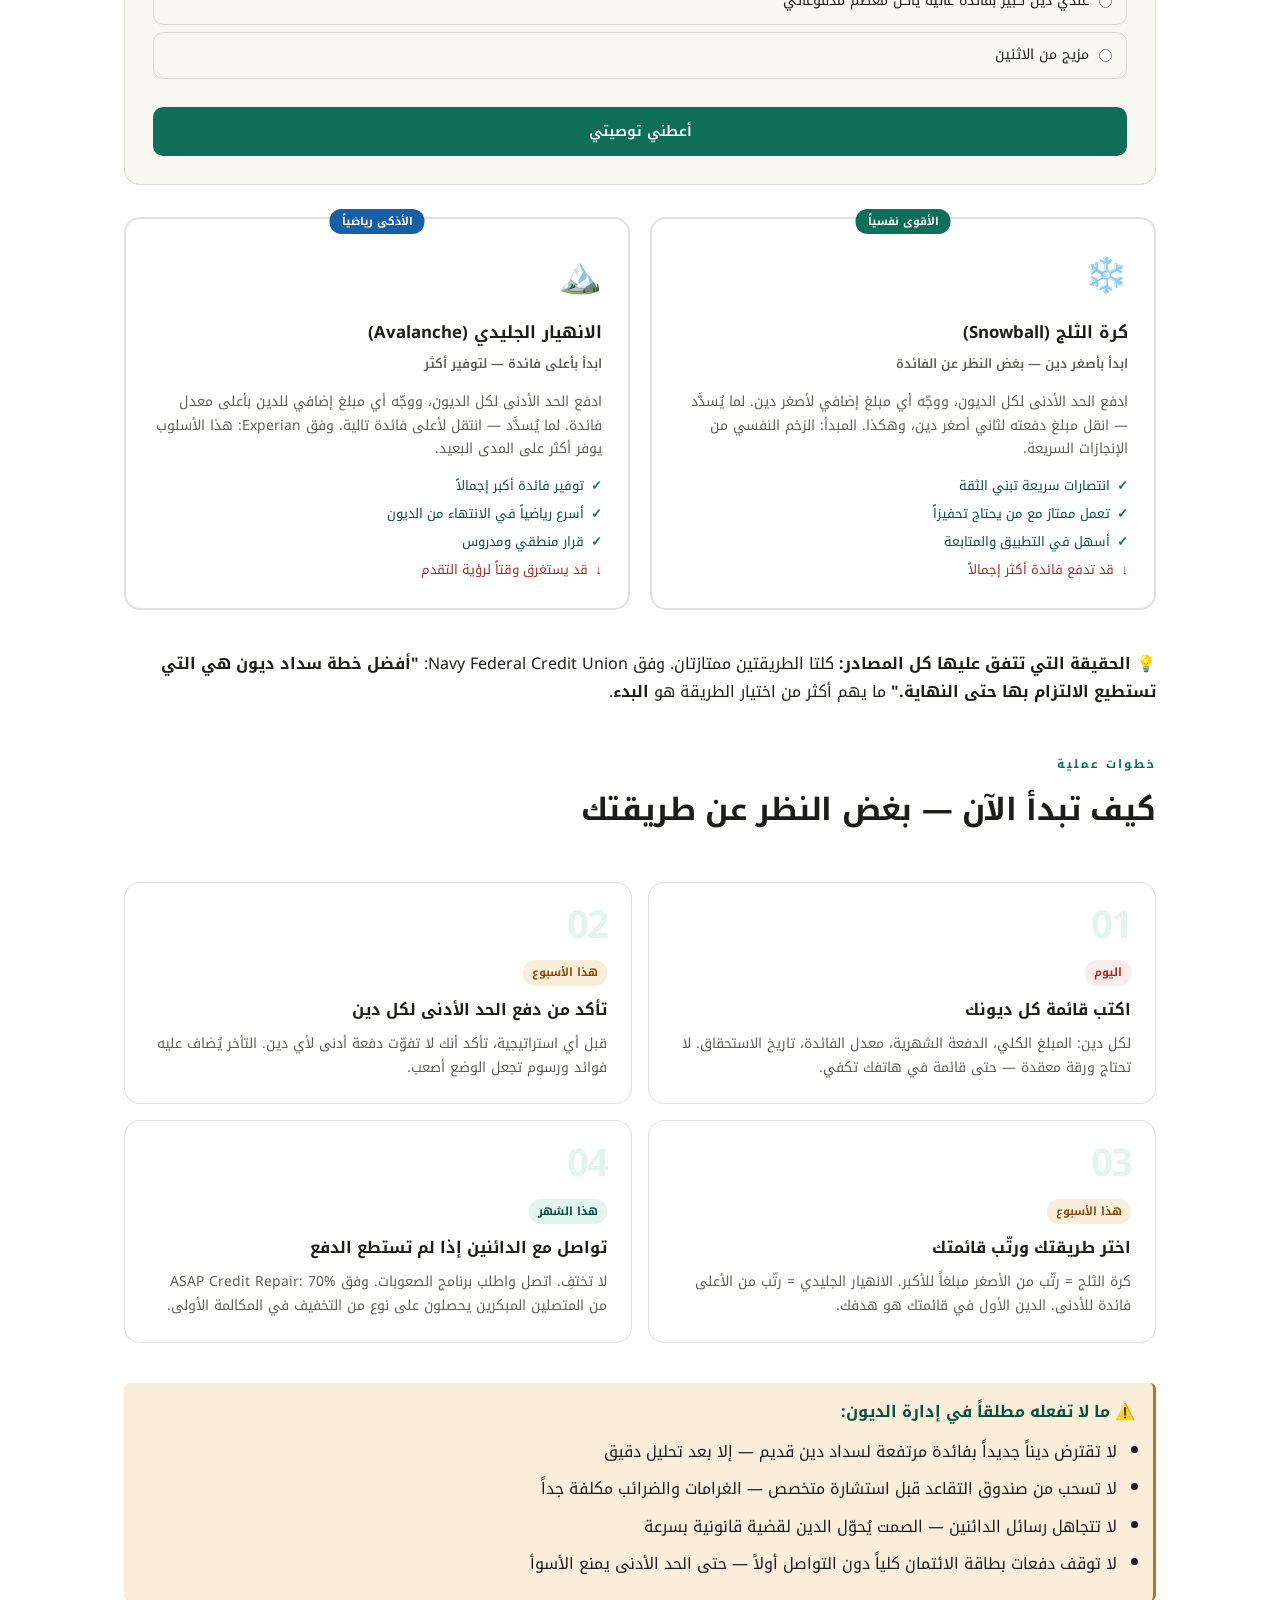
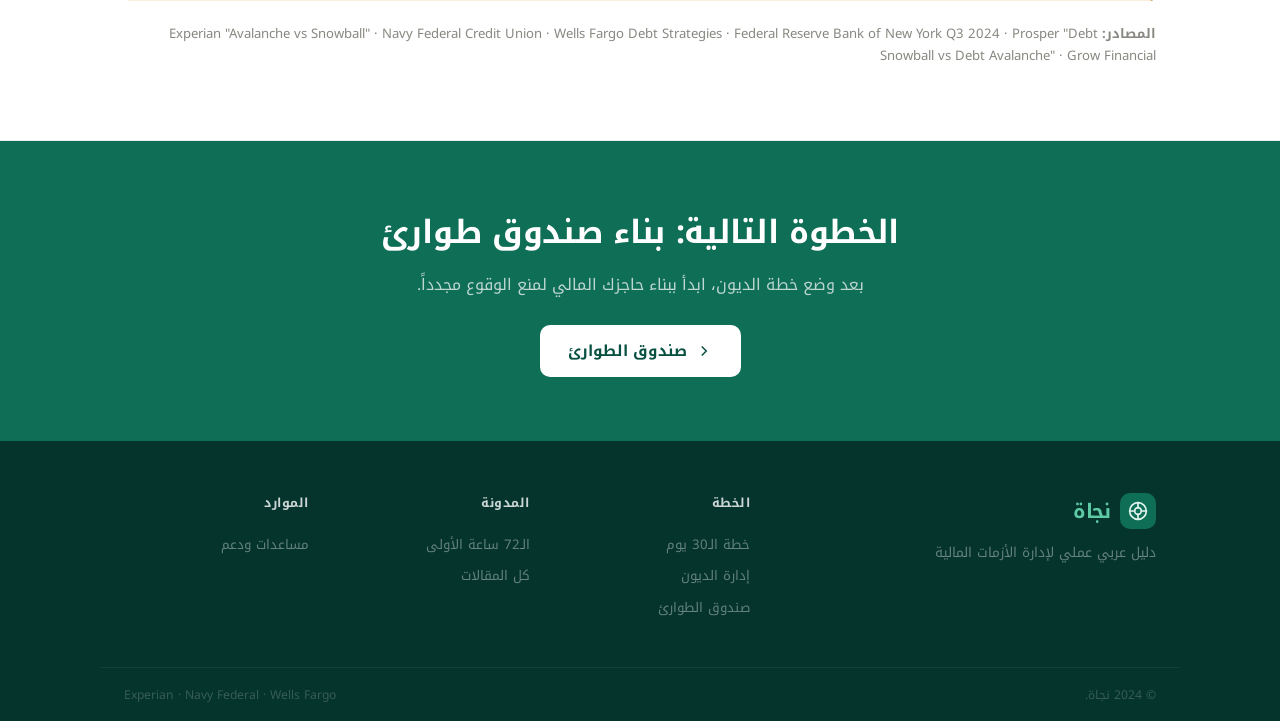
<file: debts.html>
<!DOCTYPE html>
<html lang="ar" dir="rtl">
<head>
  <meta charset="UTF-8">
  <meta name="viewport" content="width=device-width, initial-scale=1.0">
  <title>إدارة الديون في الأزمة | نجاة — دليل الأزمة المالية</title>
  <meta name="description" content="كيف ترتب ديونك في الأزمة المالية وتختار بين كرة الثلج والانهيار الجليدي — مع جدول أولويات واضح مدعوم بمنهجية Experian وNavy Federal وWells Fargo.">
  <meta name="keywords" content="إدارة الديون, كرة الثلج, الانهيار الجليدي, أولويات الديون, سداد الديون">
  <link rel="canonical" href="https://najat.github.io/debts.html">
  <script type="application/ld+json">
  {
    "@context": "https://schema.org",
    "@type": "Article",
    "headline": "إدارة الديون في الأزمة المالية",
    "description": "دليل عملي لترتيب الديون وأولوياتها خلال الأزمة المالية",
    "author": { "@type": "Organization", "name": "نجاة" },
    "inLanguage": "ar"
  }
  </script>
  <link rel="preconnect" href="https://fonts.googleapis.com">
  <link rel="preconnect" href="https://fonts.gstatic.com" crossorigin>
  <link href="https://fonts.googleapis.com/css2?family=Noto+Kufi+Arabic:wght@300;400;500;600;700;900&display=swap" rel="stylesheet">
  <link rel="stylesheet" href="css/style.css">
  <style>
    .method-grid { display: grid; grid-template-columns: 1fr 1fr; gap: 20px; margin-bottom: 40px; }
    .method-card {
      border: 2px solid var(--border-m); border-radius: var(--rl); padding: 26px;
      position: relative; transition: all 0.2s; cursor: pointer;
    }
    .method-card:hover { transform: translateY(-2px); }
    .method-card.selected-green { border-color: var(--g600); background: var(--g50); }
    .method-card.selected-blue { border-color: var(--info); background: var(--info-light); }
    .method-icon { font-size: 2.2rem; margin-bottom: 12px; }
    .method-card h3 { font-size: 1.05rem; font-weight: 700; color: var(--text); margin-bottom: 6px; }
    .method-card .method-sub { font-size: 0.8rem; font-weight: 600; color: var(--muted); margin-bottom: 14px; }
    .method-card p { font-size: 0.87rem; color: var(--muted); line-height: 1.7; margin-bottom: 14px; }
    .method-pros { display: flex; flex-direction: column; gap: 5px; }
    .method-pro { font-size: 0.82rem; color: var(--g800); display: flex; align-items: center; gap: 7px; }
    .method-pro::before { content: '✓'; font-weight: 700; color: var(--g600); flex-shrink: 0; }
    .method-con { font-size: 0.82rem; color: var(--danger); display: flex; align-items: center; gap: 7px; }
    .method-con::before { content: '↓'; font-weight: 700; flex-shrink: 0; }
    .method-badge { position: absolute; top: -10px; left: 50%; transform: translateX(-50%); background: var(--g600); color: #fff; font-size: 0.68rem; font-weight: 700; padding: 3px 12px; border-radius: 12px; white-space: nowrap; }

    .quiz-debt {
      background: var(--bg2); border: 1px solid var(--border-m); border-radius: var(--rl);
      padding: 28px; margin-bottom: 32px;
    }
    .quiz-debt h3 { font-size: 1rem; font-weight: 700; margin-bottom: 18px; color: var(--text); }
    .quiz-q { font-size: 0.9rem; font-weight: 600; color: var(--text); margin-bottom: 10px; }
    .quiz-opts { display: flex; flex-direction: column; gap: 7px; margin-bottom: 20px; }
    .quiz-opt {
      display: flex; align-items: center; gap: 10px; padding: 10px 14px;
      border: 1px solid var(--border-m); border-radius: var(--r); cursor: pointer;
      font-size: 0.88rem; transition: all 0.15s;
    }
    .quiz-opt:hover { border-color: var(--g400); background: var(--g50); }
    .quiz-opt input { accent-color: var(--g600); }
    .quiz-result-d { padding: 14px 18px; border-radius: var(--r); margin-top: 10px; display: none; font-size: 0.9rem; font-weight: 600; line-height: 1.6; }
    .quiz-result-d.show { display: block; }
    .res-snow { background: var(--g50); color: var(--g800); border: 1px solid var(--g200); }
    .res-aval { background: var(--info-light); color: var(--info); border: 1px solid rgba(24,95,165,0.2); }
    .res-both { background: var(--warn-light); color: var(--warn); border: 1px solid rgba(133,79,11,0.2); }

    .debt-row { display: grid; grid-template-columns: 2fr 1fr 1fr 1fr 1.2fr; gap: 0; }
    .debt-row.header { background: var(--g900); border-radius: var(--r) var(--r) 0 0; }
    .debt-cell { padding: 12px 16px; font-size: 0.85rem; border-bottom: 1px solid var(--border); }
    .debt-row.header .debt-cell { color: rgba(255,255,255,0.65); font-weight: 600; font-size: 0.78rem; }
    .debt-row:last-child .debt-cell { border-bottom: none; }
    .debt-row:hover .debt-cell { background: var(--bg2); }
    .debt-rank { width: 28px; height: 28px; border-radius: 50%; display: flex; align-items: center; justify-content: center; font-size: 0.78rem; font-weight: 700; }
    .rank-critical { background: var(--danger); color: #fff; }
    .rank-high { background: var(--gold); color: #fff; }
    .rank-med { background: var(--g600); color: #fff; }
    .rank-low { background: var(--subtle); color: #fff; }

    @media (max-width: 640px) {
      .method-grid { grid-template-columns: 1fr; }
      .debt-row { grid-template-columns: 1fr 1fr; }
      .debt-cell:nth-child(3), .debt-cell:nth-child(4) { display: none; }
      .debt-row.header .debt-cell:nth-child(3), .debt-row.header .debt-cell:nth-child(4) { display: none; }
    }
  </style>
</head>
<body>
  <nav class="nav" id="nav">
    <div class="nav-inner">
      <a href="index.html" class="nav-logo">
        <div class="logo-mark"><svg viewBox="0 0 24 24" fill="none" stroke="#E1F5EE" stroke-width="2" stroke-linecap="round"><circle cx="12" cy="12" r="10"/><circle cx="12" cy="12" r="4"/><line x1="12" y1="2" x2="12" y2="8"/><line x1="12" y1="16" x2="12" y2="22"/><line x1="2" y1="12" x2="8" y2="12"/><line x1="16" y1="12" x2="22" y2="12"/></svg></div>
        <span class="logo-wordmark">نجاة</span>
      </a>
      <div class="nav-links">
        <a href="plan.html" class="nav-link">خطة الـ30 يوم</a>
        <a href="debts.html" class="nav-link active">إدارة الديون</a>
        <a href="emergency-fund.html" class="nav-link">صندوق الطوارئ</a>
        <a href="blog/index.html" class="nav-link">المدونة</a>
        <a href="resources.html" class="nav-link">الموارد</a>
        <a href="plan.html" class="btn btn-primary btn-sm">ابدأ الخطة</a>
      </div>
      <button class="hamburger" id="hamburger"><span></span><span></span><span></span></button>
    </div>
    <div class="mobile-menu" id="mobileMenu">
      <a href="plan.html">خطة الـ30 يوم</a>
      <a href="debts.html">إدارة الديون</a>
      <a href="blog/index.html">المدونة</a>
      <a href="resources.html">الموارد</a>
    </div>
  </nav>

  <div class="page-hero">
    <span class="eyebrow">إدارة الديون</span>
    <h1>ليست كل الديون متساوية</h1>
    <p>ترتيب الأولويات الصحيح يمنعك من الخطأ الأكبر: دفع الدين الخطأ أولاً</p>
  </div>

  <main>
  <section class="section">
    <div class="container">

      <!-- PRIORITY TABLE -->
      <div class="section-header">
        <span class="eyebrow">الخطوة الأولى</span>
        <h2 class="section-title">ما الذي تدفعه أولاً — وما تؤجله</h2>
        <p class="section-sub">في الأزمة، الترتيب أهم من المبلغ. ادفع الشيء الصح أولاً.</p>
      </div>

      <div style="overflow-x:auto; border-radius:var(--rl); border:1px solid var(--border-m); margin-bottom:48px;">
        <div class="debt-row header">
          <div class="debt-cell">نوع الدين</div>
          <div class="debt-cell">الأولوية</div>
          <div class="debt-cell">العواقب إذا تأخرت</div>
          <div class="debt-cell">إمكانية التفاوض</div>
          <div class="debt-cell">ماذا تفعل؟</div>
        </div>
        <div class="debt-row">
          <div class="debt-cell"><strong>إيجار / قسط المنزل</strong></div>
          <div class="debt-cell"><span class="debt-rank rank-critical" style="display:inline-flex;">1</span></div>
          <div class="debt-cell">إخلاء / توقف التمويل</div>
          <div class="debt-cell">عالية — تواصل مبكراً</div>
          <div class="debt-cell">ادفع أو تفاوض فوراً</div>
        </div>
        <div class="debt-row">
          <div class="debt-cell"><strong>كهرباء ومياه</strong></div>
          <div class="debt-cell"><span class="debt-rank rank-critical" style="display:inline-flex;">1</span></div>
          <div class="debt-cell">قطع الخدمة</div>
          <div class="debt-cell">عالية — برامج صعوبات</div>
          <div class="debt-cell">اتصل واطلب تأجيلاً</div>
        </div>
        <div class="debt-row">
          <div class="debt-cell"><strong>قسط السيارة (إذا وسيلة عمل)</strong></div>
          <div class="debt-cell"><span class="debt-rank rank-high" style="display:inline-flex;">2</span></div>
          <div class="debt-cell">سحب السيارة</div>
          <div class="debt-cell">متوسطة — forbearance</div>
          <div class="debt-cell">اتصل بالممول للتأجيل</div>
        </div>
        <div class="debt-row">
          <div class="debt-cell"><strong>قرض شخصي / بنكي</strong></div>
          <div class="debt-cell"><span class="debt-rank rank-med" style="display:inline-flex;">3</span></div>
          <div class="debt-cell">تأثير ائتماني، رسوم تأخير</div>
          <div class="debt-cell">متوسطة — hardship plan</div>
          <div class="debt-cell">ادفع الحد الأدنى أو تفاوض</div>
        </div>
        <div class="debt-row">
          <div class="debt-cell"><strong>بطاقة ائتمان</strong></div>
          <div class="debt-cell"><span class="debt-rank rank-low" style="display:inline-flex;">4</span></div>
          <div class="debt-cell">رسوم وفوائد متراكمة</div>
          <div class="debt-cell">عالية — settlement ممكن</div>
          <div class="debt-cell">الحد الأدنى فقط الآن</div>
        </div>
        <div class="debt-row">
          <div class="debt-cell"><strong>ديون غير رسمية (أصدقاء / عائلة)</strong></div>
          <div class="debt-cell"><span class="debt-rank rank-low" style="display:inline-flex;">4</span></div>
          <div class="debt-cell">علاقات اجتماعية</div>
          <div class="debt-cell">عالية جداً — تحدّث بصراحة</div>
          <div class="debt-cell">صارحهم قبل أن يسألوا</div>
        </div>
      </div>

      <!-- METHOD QUIZ -->
      <div class="section-header">
        <span class="eyebrow">اختر استراتيجيتك</span>
        <h2 class="section-title">كرة الثلج أم الانهيار الجليدي؟</h2>
        <p class="section-sub">أجب على سؤالين واحصل على توصية مناسبة لشخصيتك</p>
      </div>

      <div class="quiz-debt">
        <h3>اكتشف الاستراتيجية الأنسب لك</h3>
        <div class="quiz-q">1. حين تواجه هدفاً صعباً، ما الذي يبقيك متحمساً أكثر؟</div>
        <div class="quiz-opts">
          <label class="quiz-opt"><input type="radio" name="dq1" value="s"> رؤية تقدم سريع، حتى لو صغير — الانتصارات الصغيرة تحفّزني</label>
          <label class="quiz-opt"><input type="radio" name="dq1" value="a"> معرفة أنني أتخذ القرار الأذكى رياضياً، حتى لو أخذ وقتاً</label>
          <label class="quiz-opt"><input type="radio" name="dq1" value="b"> يتوقف على الموقف</label>
        </div>
        <div class="quiz-q">2. ما وصف ديونك الحالية أقرب للواقع؟</div>
        <div class="quiz-opts">
          <label class="quiz-opt"><input type="radio" name="dq2" value="s"> عندي ديون صغيرة متعددة وأريد التخلص منها بسرعة</label>
          <label class="quiz-opt"><input type="radio" name="dq2" value="a"> عندي دين كبير بفائدة عالية يأكل معظم مدفوعاتي</label>
          <label class="quiz-opt"><input type="radio" name="dq2" value="b"> مزيج من الاثنين</label>
        </div>
        <button class="btn btn-primary" id="debtQuizBtn" style="width:100%; justify-content:center; margin-top:8px;">أعطني توصيتي</button>
        <div id="debtResult" class="quiz-result-d"></div>
      </div>

      <!-- TWO METHODS -->
      <div class="method-grid">
        <div class="method-card">
          <div class="method-badge" style="background:var(--g600);">الأقوى نفسياً</div>
          <div class="method-icon">❄️</div>
          <h3>كرة الثلج (Snowball)</h3>
          <div class="method-sub">ابدأ بأصغر دين — بغض النظر عن الفائدة</div>
          <p>ادفع الحد الأدنى لكل الديون، ووجّه أي مبلغ إضافي لأصغر دين. لما يُسدَّد — انقل مبلغ دفعته لثاني أصغر دين، وهكذا. المبدأ: الزخم النفسي من الإنجازات السريعة.</p>
          <div class="method-pros">
            <div class="method-pro">انتصارات سريعة تبني الثقة</div>
            <div class="method-pro">تعمل ممتاز مع من يحتاج تحفيزاً</div>
            <div class="method-pro">أسهل في التطبيق والمتابعة</div>
            <div class="method-con">قد تدفع فائدة أكثر إجمالاً</div>
          </div>
        </div>
        <div class="method-card">
          <div class="method-badge" style="background:var(--info);">الأذكى رياضياً</div>
          <div class="method-icon">🏔️</div>
          <h3>الانهيار الجليدي (Avalanche)</h3>
          <div class="method-sub">ابدأ بأعلى فائدة — لتوفير أكثر</div>
          <p>ادفع الحد الأدنى لكل الديون، ووجّه أي مبلغ إضافي للدين بأعلى معدل فائدة. لما يُسدَّد — انتقل لأعلى فائدة تالية. وفق Experian: هذا الأسلوب يوفر أكثر على المدى البعيد.</p>
          <div class="method-pros">
            <div class="method-pro">توفير فائدة أكبر إجمالاً</div>
            <div class="method-pro">أسرع رياضياً في الانتهاء من الديون</div>
            <div class="method-pro">قرار منطقي ومدروس</div>
            <div class="method-con">قد يستغرق وقتاً لرؤية التقدم</div>
          </div>
        </div>
      </div>

      <div class="callout" style="margin-bottom:48px;">
        <strong>💡 الحقيقة التي تتفق عليها كل المصادر:</strong> كلتا الطريقتين ممتازتان. وفق Navy Federal Credit Union: <strong>"أفضل خطة سداد ديون هي التي تستطيع الالتزام بها حتى النهاية."</strong> ما يهم أكثر من اختيار الطريقة هو <strong>البدء</strong>.
      </div>

      <!-- PRACTICAL STEPS -->
      <div class="section-header">
        <span class="eyebrow">خطوات عملية</span>
        <h2 class="section-title">كيف تبدأ الآن — بغض النظر عن طريقتك</h2>
      </div>

      <div class="steps-grid">
        <div class="step-card">
          <div class="step-num">01</div>
          <span class="step-badge badge-d">اليوم</span>
          <h3>اكتب قائمة كل ديونك</h3>
          <p>لكل دين: المبلغ الكلي، الدفعة الشهرية، معدل الفائدة، تاريخ الاستحقاق. لا تحتاج ورقة معقدة — حتى قائمة في هاتفك تكفي.</p>
        </div>
        <div class="step-card">
          <div class="step-num">02</div>
          <span class="step-badge badge-w">هذا الأسبوع</span>
          <h3>تأكد من دفع الحد الأدنى لكل دين</h3>
          <p>قبل أي استراتيجية، تأكد أنك لا تفوّت دفعة أدنى لأي دين. التأخر يُضاف عليه فوائد ورسوم تجعل الوضع أصعب.</p>
        </div>
        <div class="step-card">
          <div class="step-num">03</div>
          <span class="step-badge badge-w">هذا الأسبوع</span>
          <h3>اختر طريقتك ورتّب قائمتك</h3>
          <p>كرة الثلج = رتّب من الأصغر مبلغاً للأكبر. الانهيار الجليدي = رتّب من الأعلى فائدة للأدنى. الدين الأول في قائمتك هو هدفك.</p>
        </div>
        <div class="step-card">
          <div class="step-num">04</div>
          <span class="step-badge badge-g">هذا الشهر</span>
          <h3>تواصل مع الدائنين إذا لم تستطع الدفع</h3>
          <p>لا تختفِ. اتصل واطلب برنامج الصعوبات. وفق ASAP Credit Repair: 70% من المتصلين المبكرين يحصلون على نوع من التخفيف في المكالمة الأولى.</p>
        </div>
      </div>

      <!-- WARNING -->
      <div class="article-body" style="margin-top:40px;">
        <div class="warn-box">
          <strong>⚠️ ما لا تفعله مطلقاً في إدارة الديون:</strong>
          <ul style="margin:10px 0 0; padding-right:18px;">
            <li>لا تقترض ديناً جديداً بفائدة مرتفعة لسداد دين قديم — إلا بعد تحليل دقيق</li>
            <li>لا تسحب من صندوق التقاعد قبل استشارة متخصص — الغرامات والضرائب مكلفة جداً</li>
            <li>لا تتجاهل رسائل الدائنين — الصمت يُحوّل الدين لقضية قانونية بسرعة</li>
            <li>لا توقف دفعات بطاقة الائتمان كلياً دون التواصل أولاً — حتى الحد الأدنى يمنع الأسوأ</li>
          </ul>
        </div>
      </div>

      <p style="margin-top:16px; font-size:0.82rem; color:var(--subtle);">
        <strong>المصادر:</strong> Experian "Avalanche vs Snowball" · Navy Federal Credit Union · Wells Fargo Debt Strategies · Federal Reserve Bank of New York Q3 2024 · Prosper "Debt Snowball vs Debt Avalanche" · Grow Financial
      </p>

    </div>
  </section>

  <div class="cta-section">
    <div class="container">
      <h2>الخطوة التالية: بناء صندوق طوارئ</h2>
      <p>بعد وضع خطة الديون، ابدأ ببناء حاجزك المالي لمنع الوقوع مجدداً.</p>
      <a href="emergency-fund.html" class="btn-cta">
        <svg width="18" height="18" viewBox="0 0 24 24" fill="none" stroke="currentColor" stroke-width="2"><polyline points="9 18 15 12 9 6"/></svg>
        صندوق الطوارئ
      </a>
    </div>
  </div>
  </main>

  <footer class="footer">
    <div class="footer-inner">
      <div class="footer-brand">
        <div class="nav-logo"><div class="logo-mark"><svg viewBox="0 0 24 24" fill="none" stroke="#E1F5EE" stroke-width="2" stroke-linecap="round"><circle cx="12" cy="12" r="10"/><circle cx="12" cy="12" r="4"/><line x1="12" y1="2" x2="12" y2="8"/><line x1="12" y1="16" x2="12" y2="22"/><line x1="2" y1="12" x2="8" y2="12"/><line x1="16" y1="12" x2="22" y2="12"/></svg></div><span class="logo-wordmark">نجاة</span></div>
        <p>دليل عربي عملي لإدارة الأزمات المالية</p>
      </div>
      <div class="footer-col"><h4>الخطة</h4><a href="plan.html">خطة الـ30 يوم</a><a href="debts.html">إدارة الديون</a><a href="emergency-fund.html">صندوق الطوارئ</a></div>
      <div class="footer-col"><h4>المدونة</h4><a href="blog/first-72-hours.html">الـ72 ساعة الأولى</a><a href="blog/index.html">كل المقالات</a></div>
      <div class="footer-col"><h4>الموارد</h4><a href="resources.html">مساعدات ودعم</a></div>
    </div>
    <div class="footer-bottom"><span>© 2024 نجاة.</span><span>Experian · Navy Federal · Wells Fargo</span></div>
  </footer>

  <script src="js/main.js"></script>
  <script>
    document.getElementById('debtQuizBtn').addEventListener('click', function() {
      const q1 = document.querySelector('input[name="dq1"]:checked');
      const q2 = document.querySelector('input[name="dq2"]:checked');
      if (!q1 || !q2) { alert('أجب على السؤالين أولاً'); return; }
      const v1 = q1.value, v2 = q2.value;
      const res = document.getElementById('debtResult');
      res.className = 'quiz-result-d show';
      if (v1 === 's' && v2 === 's') {
        res.className += ' res-snow';
        res.innerHTML = '❄️ <strong>كرة الثلج مناسبة لك.</strong> تحتاج انتصارات سريعة لتبقى متحمساً، وديونك الصغيرة ستُسدَّد بسرعة وتعطيك زخماً. ابدأ بأصغر دين.';
      } else if (v1 === 'a' && v2 === 'a') {
        res.className += ' res-aval';
        res.innerHTML = '🏔️ <strong>الانهيار الجليدي مناسب لك.</strong> تتحمل الصبر وتفضل القرار الأذكى رياضياً. ستوفر أكثر على المدى البعيد. ابدأ بالدين الأعلى فائدة.';
      } else {
        res.className += ' res-both';
        res.innerHTML = '⚖️ <strong>يمكنك دمج الطريقتين.</strong> ابدأ بكرة الثلج لتثبيت الزخم النفسي (دين صغير أو اثنين)، ثم انتقل للانهيار الجليدي للتوفير على المدى البعيد. المهم البدء.';
      }
    });
  </script>
</body>
</html>
</file>
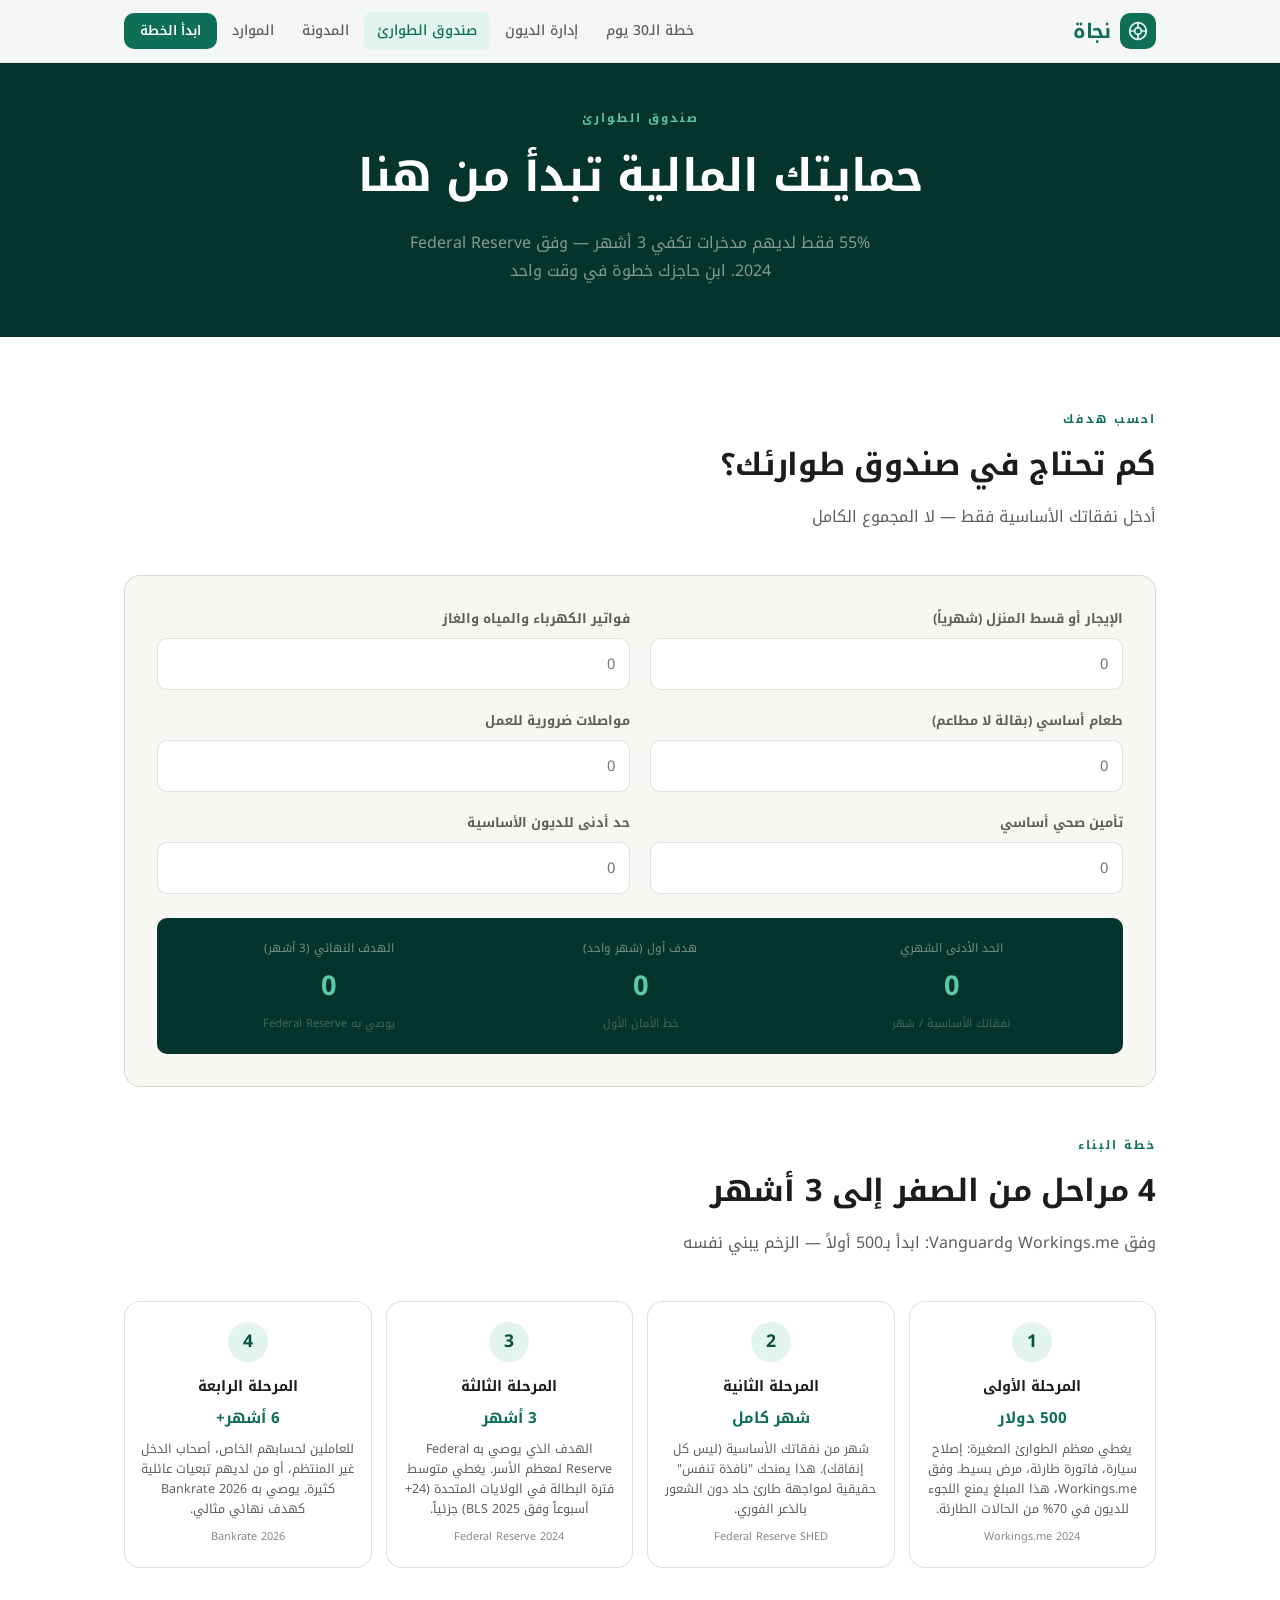
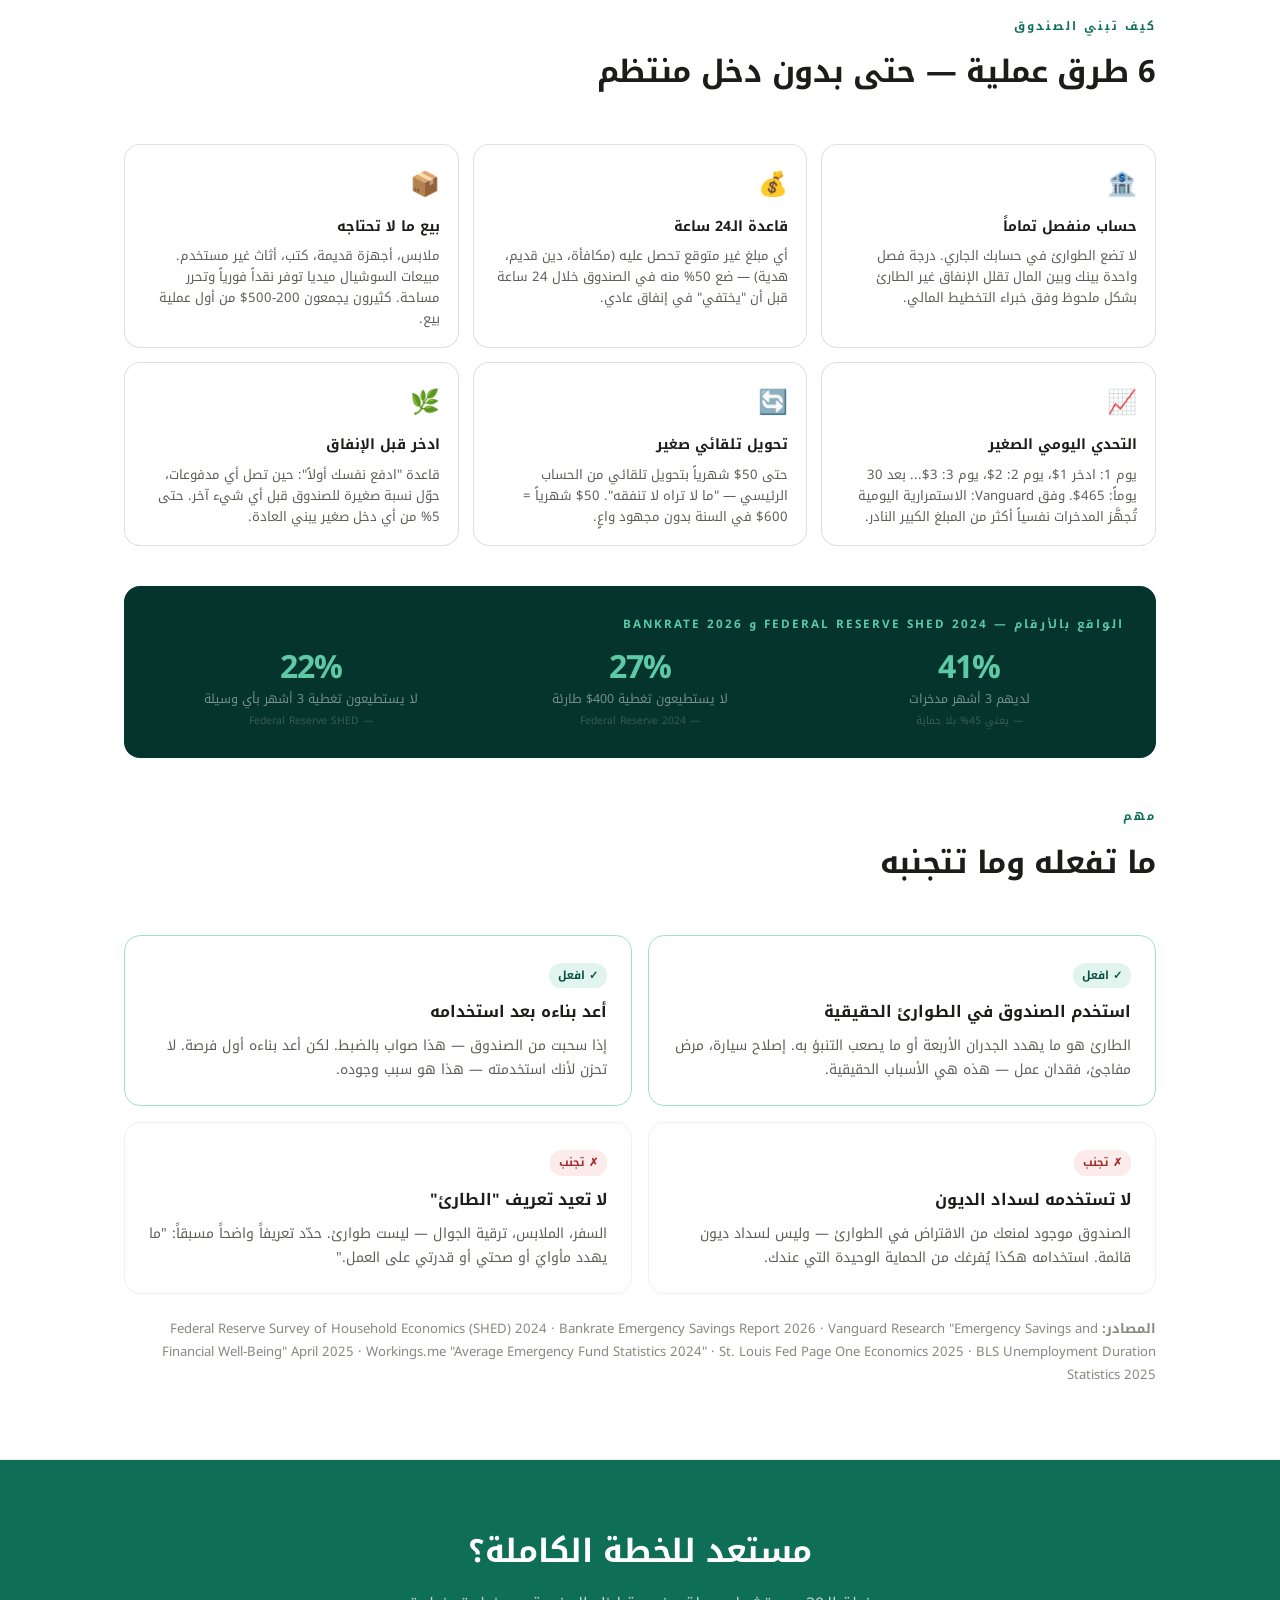
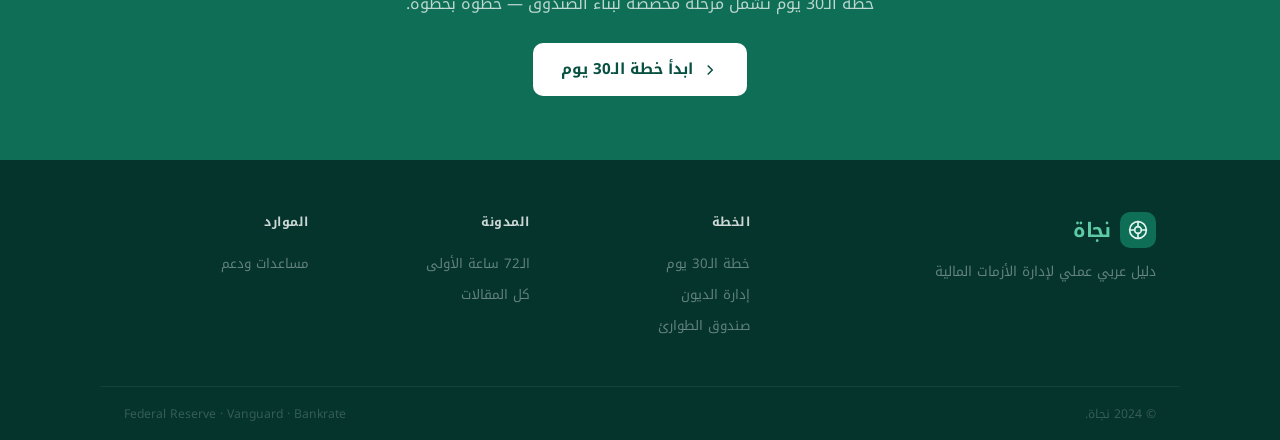
<file: emergency-fund.html>
<!DOCTYPE html>
<html lang="ar" dir="rtl">
<head>
  <meta charset="UTF-8">
  <meta name="viewport" content="width=device-width, initial-scale=1.0">
  <title>صندوق الطوارئ | نجاة — دليل الأزمة المالية</title>
  <meta name="description" content="55% فقط لديهم 3 أشهر مدخرات وفق Federal Reserve 2024. كيف تبني صندوق طوارئ من الصفر — حاسبة تفاعلية وخطة 4 مراحل مدعومة بـVanguard وBankrate.">
  <meta name="keywords" content="صندوق طوارئ, مدخرات طارئة, كيف أدخر, بناء مدخرات">
  <link rel="canonical" href="https://najat.github.io/emergency-fund.html">
  <link rel="preconnect" href="https://fonts.googleapis.com">
  <link rel="preconnect" href="https://fonts.gstatic.com" crossorigin>
  <link href="https://fonts.googleapis.com/css2?family=Noto+Kufi+Arabic:wght@300;400;500;600;700;900&display=swap" rel="stylesheet">
  <link rel="stylesheet" href="css/style.css">
  <style>
    .calc-card {
      background: var(--bg2); border: 1px solid var(--border-m); border-radius: var(--rl);
      padding: 32px; margin-bottom: 48px;
    }
    .calc-grid { display: grid; grid-template-columns: 1fr 1fr; gap: 20px; margin-bottom: 24px; }
    .calc-field label { display: block; font-size: 0.82rem; font-weight: 700; color: var(--muted); margin-bottom: 7px; }
    .calc-field input {
      width: 100%; padding: 11px 14px; border: 1.5px solid var(--border-m);
      border-radius: var(--r); font-family: var(--font); font-size: 0.92rem;
      background: var(--bg); color: var(--text); transition: border-color 0.15s;
    }
    .calc-field input:focus { outline: none; border-color: var(--g600); }
    .calc-result {
      background: var(--g900); border-radius: var(--r); padding: 20px 24px;
      display: grid; grid-template-columns: repeat(3,1fr); gap: 16px; text-align: center;
    }
    .cr-label { font-size: 0.73rem; color: rgba(255,255,255,0.45); margin-bottom: 5px; }
    .cr-num { font-size: 1.7rem; font-weight: 700; color: var(--g200); letter-spacing: -1px; }
    .cr-sub { font-size: 0.7rem; color: rgba(255,255,255,0.25); margin-top: 3px; }

    .phase-grid { display: grid; grid-template-columns: repeat(4,1fr); gap: 14px; margin-bottom: 48px; }
    .phase-card {
      border: 1px solid var(--border-m); border-radius: var(--rl); padding: 20px 16px;
      text-align: center; position: relative; background: var(--bg);
    }
    .phase-num {
      width: 40px; height: 40px; border-radius: 50%; background: var(--g50);
      color: var(--g800); font-size: 1.1rem; font-weight: 700;
      display: flex; align-items: center; justify-content: center; margin: 0 auto 12px;
    }
    .phase-card h3 { font-size: 0.9rem; font-weight: 700; color: var(--text); margin-bottom: 6px; }
    .phase-card .phase-target { font-size: 0.95rem; font-weight: 700; color: var(--g600); margin-bottom: 8px; }
    .phase-card p { font-size: 0.78rem; color: var(--muted); line-height: 1.6; }
    .phase-card .phase-src { font-size: 0.68rem; color: var(--subtle); margin-top: 8px; }

    .tip-grid { display: grid; grid-template-columns: repeat(3,1fr); gap: 14px; }
    .tip-card {
      background: var(--bg); border: 1px solid var(--border-m); border-radius: var(--rl);
      padding: 18px; transition: all 0.2s;
    }
    .tip-card:hover { border-color: var(--g200); transform: translateY(-2px); }
    .tip-icon { font-size: 1.5rem; margin-bottom: 10px; }
    .tip-card h4 { font-size: 0.88rem; font-weight: 700; color: var(--text); margin-bottom: 6px; }
    .tip-card p { font-size: 0.82rem; color: var(--muted); line-height: 1.6; }

    @media (max-width:960px) {
      .phase-grid { grid-template-columns: repeat(2,1fr); }
    }
    @media (max-width:640px) {
      .calc-grid { grid-template-columns: 1fr; }
      .calc-result { grid-template-columns: 1fr; }
      .phase-grid { grid-template-columns: 1fr; }
      .tip-grid { grid-template-columns: 1fr; }
    }
  </style>
</head>
<body>
  <nav class="nav" id="nav">
    <div class="nav-inner">
      <a href="index.html" class="nav-logo">
        <div class="logo-mark"><svg viewBox="0 0 24 24" fill="none" stroke="#E1F5EE" stroke-width="2" stroke-linecap="round"><circle cx="12" cy="12" r="10"/><circle cx="12" cy="12" r="4"/><line x1="12" y1="2" x2="12" y2="8"/><line x1="12" y1="16" x2="12" y2="22"/><line x1="2" y1="12" x2="8" y2="12"/><line x1="16" y1="12" x2="22" y2="12"/></svg></div>
        <span class="logo-wordmark">نجاة</span>
      </a>
      <div class="nav-links">
        <a href="plan.html" class="nav-link">خطة الـ30 يوم</a>
        <a href="debts.html" class="nav-link">إدارة الديون</a>
        <a href="emergency-fund.html" class="nav-link active">صندوق الطوارئ</a>
        <a href="blog/index.html" class="nav-link">المدونة</a>
        <a href="resources.html" class="nav-link">الموارد</a>
        <a href="plan.html" class="btn btn-primary btn-sm">ابدأ الخطة</a>
      </div>
      <button class="hamburger" id="hamburger"><span></span><span></span><span></span></button>
    </div>
    <div class="mobile-menu" id="mobileMenu">
      <a href="plan.html">خطة الـ30 يوم</a>
      <a href="debts.html">إدارة الديون</a>
      <a href="blog/index.html">المدونة</a>
    </div>
  </nav>

  <div class="page-hero">
    <span class="eyebrow">صندوق الطوارئ</span>
    <h1>حمايتك المالية تبدأ من هنا</h1>
    <p>55% فقط لديهم مدخرات تكفي 3 أشهر — وفق Federal Reserve 2024. ابنِ حاجزك خطوة في وقت واحد</p>
  </div>

  <main>
  <section class="section">
    <div class="container">

      <!-- CALCULATOR -->
      <div class="section-header">
        <span class="eyebrow">احسب هدفك</span>
        <h2 class="section-title">كم تحتاج في صندوق طوارئك؟</h2>
        <p class="section-sub">أدخل نفقاتك الأساسية فقط — لا المجموع الكامل</p>
      </div>

      <div class="calc-card">
        <div class="calc-grid">
          <div class="calc-field">
            <label>الإيجار أو قسط المنزل (شهرياً)</label>
            <input type="number" id="f1" placeholder="0" oninput="calcFund()" min="0">
          </div>
          <div class="calc-field">
            <label>فواتير الكهرباء والمياه والغاز</label>
            <input type="number" id="f2" placeholder="0" oninput="calcFund()" min="0">
          </div>
          <div class="calc-field">
            <label>طعام أساسي (بقالة لا مطاعم)</label>
            <input type="number" id="f3" placeholder="0" oninput="calcFund()" min="0">
          </div>
          <div class="calc-field">
            <label>مواصلات ضرورية للعمل</label>
            <input type="number" id="f4" placeholder="0" oninput="calcFund()" min="0">
          </div>
          <div class="calc-field">
            <label>تأمين صحي أساسي</label>
            <input type="number" id="f5" placeholder="0" oninput="calcFund()" min="0">
          </div>
          <div class="calc-field">
            <label>حد أدنى للديون الأساسية</label>
            <input type="number" id="f6" placeholder="0" oninput="calcFund()" min="0">
          </div>
        </div>
        <div class="calc-result">
          <div>
            <div class="cr-label">الحد الأدنى الشهري</div>
            <div class="cr-num" id="monthly">0</div>
            <div class="cr-sub">نفقاتك الأساسية / شهر</div>
          </div>
          <div>
            <div class="cr-label">هدف أول (شهر واحد)</div>
            <div class="cr-num" id="oneMonth">0</div>
            <div class="cr-sub">خط الأمان الأول</div>
          </div>
          <div>
            <div class="cr-label">الهدف النهائي (3 أشهر)</div>
            <div class="cr-num" id="threeMonths">0</div>
            <div class="cr-sub">يوصي به Federal Reserve</div>
          </div>
        </div>
      </div>

      <!-- 4 PHASES -->
      <div class="section-header">
        <span class="eyebrow">خطة البناء</span>
        <h2 class="section-title">4 مراحل من الصفر إلى 3 أشهر</h2>
        <p class="section-sub">وفق Workings.me وVanguard: ابدأ بـ500 أولاً — الزخم يبني نفسه</p>
      </div>

      <div class="phase-grid">
        <div class="phase-card">
          <div class="phase-num">1</div>
          <h3>المرحلة الأولى</h3>
          <div class="phase-target">500 دولار</div>
          <p>يغطي معظم الطوارئ الصغيرة: إصلاح سيارة، فاتورة طارئة، مرض بسيط. وفق Workings.me، هذا المبلغ يمنع اللجوء للديون في 70% من الحالات الطارئة.</p>
          <div class="phase-src">Workings.me 2024</div>
        </div>
        <div class="phase-card">
          <div class="phase-num">2</div>
          <h3>المرحلة الثانية</h3>
          <div class="phase-target">شهر كامل</div>
          <p>شهر من نفقاتك الأساسية (ليس كل إنفاقك). هذا يمنحك "نافذة تنفس" حقيقية لمواجهة طارئ حاد دون الشعور بالذعر الفوري.</p>
          <div class="phase-src">Federal Reserve SHED</div>
        </div>
        <div class="phase-card">
          <div class="phase-num">3</div>
          <h3>المرحلة الثالثة</h3>
          <div class="phase-target">3 أشهر</div>
          <p>الهدف الذي يوصي به Federal Reserve لمعظم الأسر. يغطي متوسط فترة البطالة في الولايات المتحدة (24+ أسبوعاً وفق BLS 2025) جزئياً.</p>
          <div class="phase-src">Federal Reserve 2024</div>
        </div>
        <div class="phase-card">
          <div class="phase-num">4</div>
          <h3>المرحلة الرابعة</h3>
          <div class="phase-target">6 أشهر+</div>
          <p>للعاملين لحسابهم الخاص، أصحاب الدخل غير المنتظم، أو من لديهم تبعيات عائلية كثيرة. يوصي به Bankrate 2026 كهدف نهائي مثالي.</p>
          <div class="phase-src">Bankrate 2026</div>
        </div>
      </div>

      <!-- HOW TO SAVE -->
      <div class="section-header">
        <span class="eyebrow">كيف تبني الصندوق</span>
        <h2 class="section-title">6 طرق عملية — حتى بدون دخل منتظم</h2>
      </div>

      <div class="tip-grid" style="margin-bottom:40px;">
        <div class="tip-card">
          <div class="tip-icon">🏦</div>
          <h4>حساب منفصل تماماً</h4>
          <p>لا تضع الطوارئ في حسابك الجاري. درجة فصل واحدة بينك وبين المال تقلل الإنفاق غير الطارئ بشكل ملحوظ وفق خبراء التخطيط المالي.</p>
        </div>
        <div class="tip-card">
          <div class="tip-icon">💰</div>
          <h4>قاعدة الـ24 ساعة</h4>
          <p>أي مبلغ غير متوقع تحصل عليه (مكافأة، دين قديم، هدية) — ضع 50% منه في الصندوق خلال 24 ساعة قبل أن "يختفي" في إنفاق عادي.</p>
        </div>
        <div class="tip-card">
          <div class="tip-icon">📦</div>
          <h4>بيع ما لا تحتاجه</h4>
          <p>ملابس، أجهزة قديمة، كتب، أثاث غير مستخدم. مبيعات السوشيال ميديا توفر نقداً فورياً وتحرر مساحة. كثيرون يجمعون 200-500$ من أول عملية بيع.</p>
        </div>
        <div class="tip-card">
          <div class="tip-icon">📈</div>
          <h4>التحدي اليومي الصغير</h4>
          <p>يوم 1: ادخر 1$، يوم 2: 2$، يوم 3: 3$... بعد 30 يوماً: 465$. وفق Vanguard: الاستمرارية اليومية تُجهَّز المدخرات نفسياً أكثر من المبلغ الكبير النادر.</p>
        </div>
        <div class="tip-card">
          <div class="tip-icon">🔄</div>
          <h4>تحويل تلقائي صغير</h4>
          <p>حتى 50$ شهرياً بتحويل تلقائي من الحساب الرئيسي — "ما لا تراه لا تنفقه". 50$ شهرياً = 600$ في السنة بدون مجهود واعٍ.</p>
        </div>
        <div class="tip-card">
          <div class="tip-icon">🌿</div>
          <h4>ادخر قبل الإنفاق</h4>
          <p>قاعدة "ادفع نفسك أولاً": حين تصل أي مدفوعات، حوّل نسبة صغيرة للصندوق قبل أي شيء آخر. حتى 5% من أي دخل صغير يبني العادة.</p>
        </div>
      </div>

      <!-- STATS BAR -->
      <div style="background:var(--g900); border-radius:var(--rl); padding:28px 32px; margin-bottom:48px;">
        <div class="eyebrow" style="color:var(--g200); margin-bottom:18px;">الواقع بالأرقام — Federal Reserve SHED 2024 و Bankrate 2026</div>
        <div style="display:grid; grid-template-columns:repeat(3,1fr); gap:20px; text-align:center;">
          <div>
            <div class="stat-n" data-count="55" data-suffix="%">55%</div>
            <div class="stat-l">لديهم 3 أشهر مدخرات</div>
            <div class="stat-s">— يعني 45% بلا حماية</div>
          </div>
          <div>
            <div class="stat-n" data-count="37" data-suffix="%">37%</div>
            <div class="stat-l">لا يستطيعون تغطية 400$ طارئة</div>
            <div class="stat-s">— Federal Reserve 2024</div>
          </div>
          <div>
            <div class="stat-n" data-count="30" data-suffix="%">30%</div>
            <div class="stat-l">لا يستطيعون تغطية 3 أشهر بأي وسيلة</div>
            <div class="stat-s">— Federal Reserve SHED</div>
          </div>
        </div>
      </div>

      <!-- DO/DON'T -->
      <div class="section-header">
        <span class="eyebrow">مهم</span>
        <h2 class="section-title">ما تفعله وما تتجنبه</h2>
      </div>
      <div class="steps-grid">
        <div class="step-card" style="border-color:var(--g100);">
          <span class="step-badge badge-g">✓ افعل</span>
          <h3>استخدم الصندوق في الطوارئ الحقيقية</h3>
          <p>الطارئ هو ما يهدد الجدران الأربعة أو ما يصعب التنبؤ به. إصلاح سيارة، مرض مفاجئ، فقدان عمل — هذه هي الأسباب الحقيقية.</p>
        </div>
        <div class="step-card" style="border-color:var(--g100);">
          <span class="step-badge badge-g">✓ افعل</span>
          <h3>أعد بناءه بعد استخدامه</h3>
          <p>إذا سحبت من الصندوق — هذا صواب بالضبط. لكن أعد بناءه أول فرصة. لا تحزن لأنك استخدمته — هذا هو سبب وجوده.</p>
        </div>
        <div class="step-card" style="border-color:var(--danger-light);">
          <span class="step-badge badge-d">✗ تجنب</span>
          <h3>لا تستخدمه لسداد الديون</h3>
          <p>الصندوق موجود لمنعك من الاقتراض في الطوارئ — وليس لسداد ديون قائمة. استخدامه هكذا يُفرغك من الحماية الوحيدة التي عندك.</p>
        </div>
        <div class="step-card" style="border-color:var(--danger-light);">
          <span class="step-badge badge-d">✗ تجنب</span>
          <h3>لا تعيد تعريف "الطارئ"</h3>
          <p>السفر، الملابس، ترقية الجوال — ليست طوارئ. حدّد تعريفاً واضحاً مسبقاً: "ما يهدد مأوايَ أو صحتي أو قدرتي على العمل."</p>
        </div>
      </div>

      <p style="margin-top:24px; font-size:0.82rem; color:var(--subtle);">
        <strong>المصادر:</strong> Federal Reserve Survey of Household Economics (SHED) 2024 · Bankrate Emergency Savings Report 2026 · Vanguard Research "Emergency Savings and Financial Well-Being" April 2025 · Workings.me "Average Emergency Fund Statistics 2024" · St. Louis Fed Page One Economics 2025 · BLS Unemployment Duration Statistics 2025
      </p>
    </div>
  </section>

  <div class="cta-section">
    <div class="container">
      <h2>مستعد للخطة الكاملة؟</h2>
      <p>خطة الـ30 يوم تشمل مرحلة مخصصة لبناء الصندوق — خطوة بخطوة.</p>
      <a href="plan.html" class="btn-cta">
        <svg width="18" height="18" viewBox="0 0 24 24" fill="none" stroke="currentColor" stroke-width="2"><polyline points="9 18 15 12 9 6"/></svg>
        ابدأ خطة الـ30 يوم
      </a>
    </div>
  </div>

  <footer class="footer">
    <div class="footer-inner">
      <div class="footer-brand"><div class="nav-logo"><div class="logo-mark"><svg viewBox="0 0 24 24" fill="none" stroke="#E1F5EE" stroke-width="2" stroke-linecap="round"><circle cx="12" cy="12" r="10"/><circle cx="12" cy="12" r="4"/><line x1="12" y1="2" x2="12" y2="8"/><line x1="12" y1="16" x2="12" y2="22"/><line x1="2" y1="12" x2="8" y2="12"/><line x1="16" y1="12" x2="22" y2="12"/></svg></div><span class="logo-wordmark">نجاة</span></div><p>دليل عربي عملي لإدارة الأزمات المالية</p></div>
      <div class="footer-col"><h4>الخطة</h4><a href="plan.html">خطة الـ30 يوم</a><a href="debts.html">إدارة الديون</a><a href="emergency-fund.html">صندوق الطوارئ</a></div>
      <div class="footer-col"><h4>المدونة</h4><a href="blog/first-72-hours.html">الـ72 ساعة الأولى</a><a href="blog/index.html">كل المقالات</a></div>
      <div class="footer-col"><h4>الموارد</h4><a href="resources.html">مساعدات ودعم</a></div>
    </div>
    <div class="footer-bottom"><span>© 2024 نجاة.</span><span>Federal Reserve · Vanguard · Bankrate</span></div>
  </footer>

  <script src="js/main.js"></script>
  <script>
    function calcFund() {
      const vals = [1,2,3,4,5,6].map(i => parseFloat(document.getElementById('f'+i).value) || 0);
      const total = vals.reduce((a,b) => a+b, 0);
      const fmt = n => n.toLocaleString('ar-EG', {maximumFractionDigits:0});
      document.getElementById('monthly').textContent = fmt(total);
      document.getElementById('oneMonth').textContent = fmt(total);
      document.getElementById('threeMonths').textContent = fmt(total * 3);
    }
  </script>
</body>
</html>
</file>
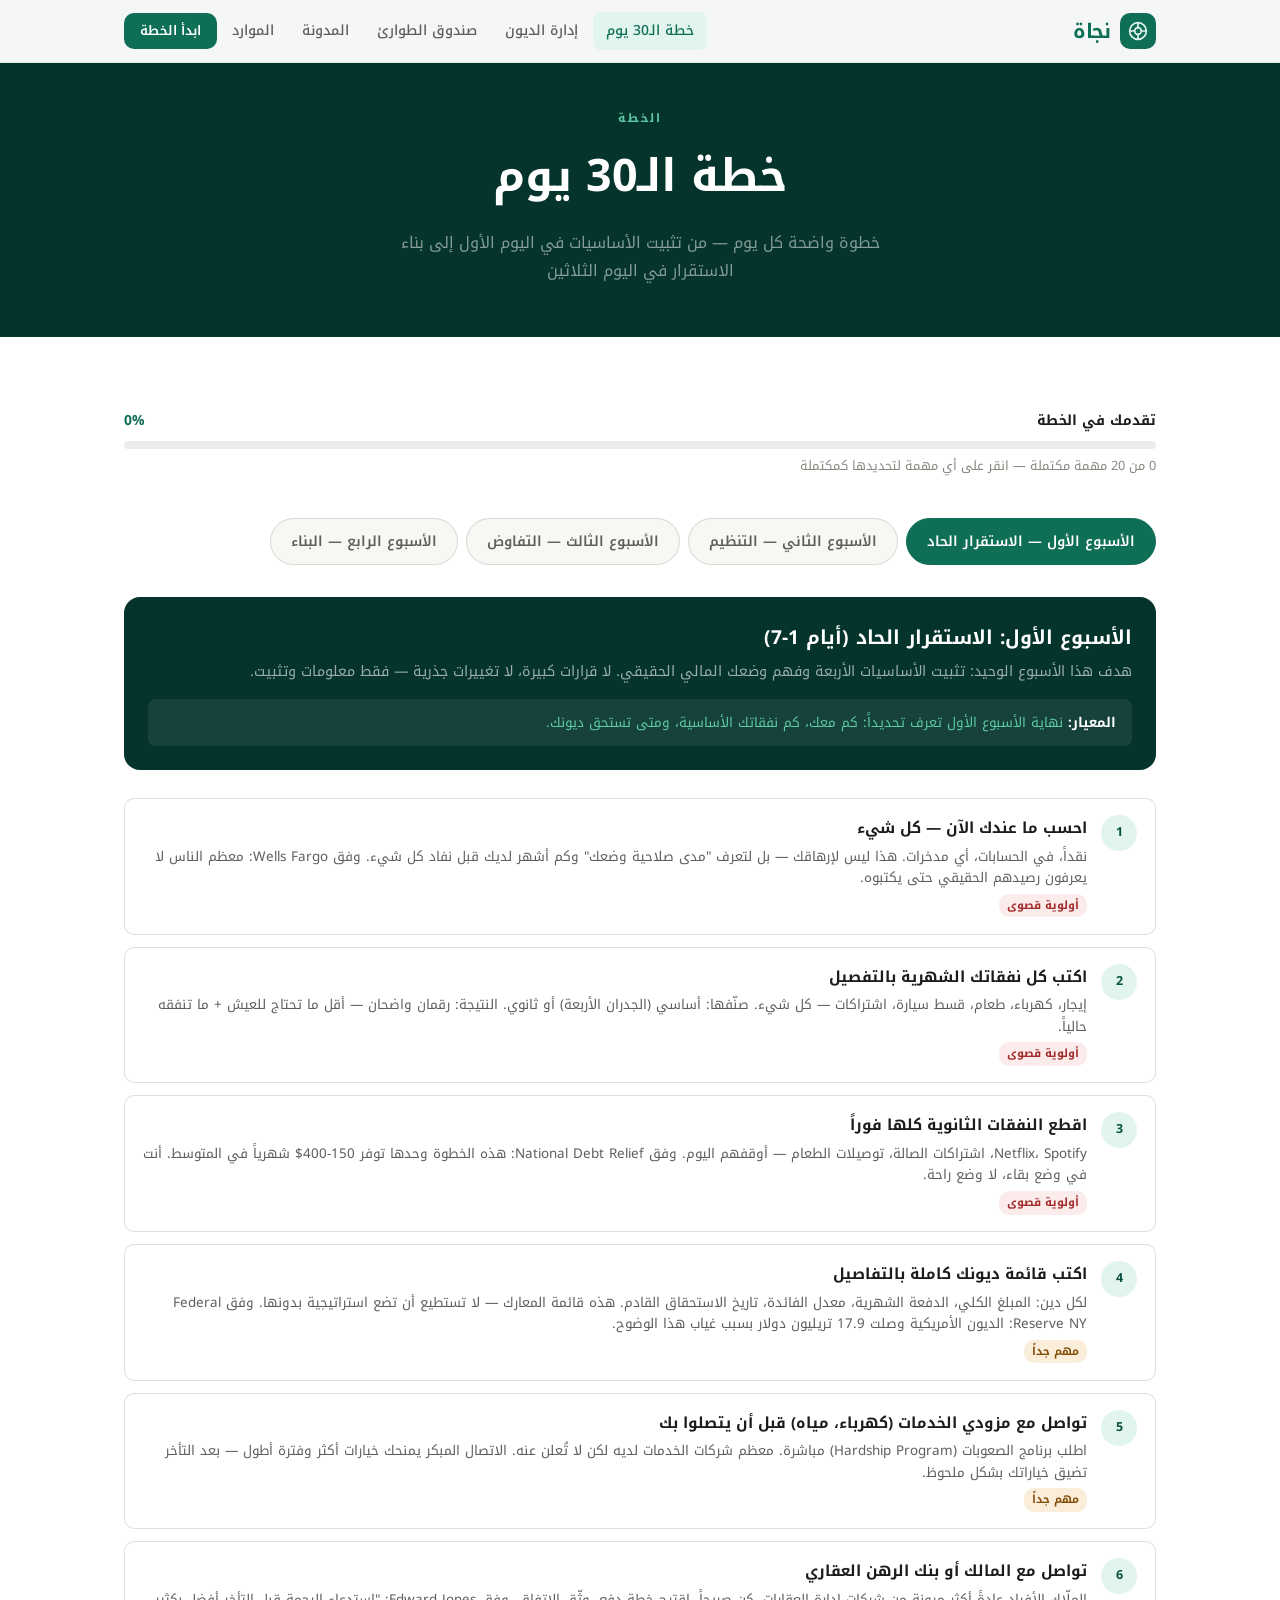
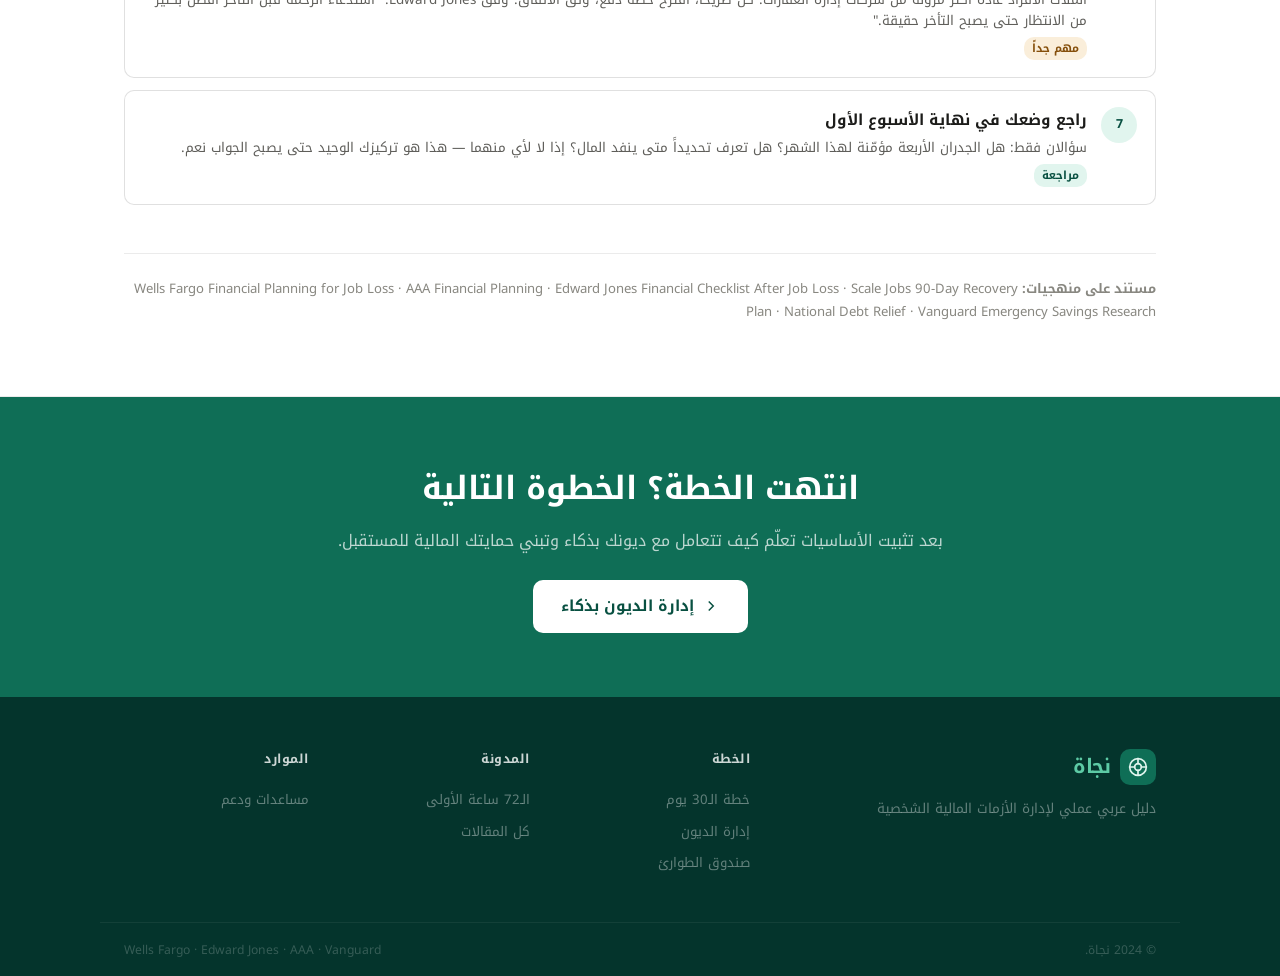
<file: plan.html>
<!DOCTYPE html>
<html lang="ar" dir="rtl">
<head>
  <meta charset="UTF-8">
  <meta name="viewport" content="width=device-width, initial-scale=1.0">
  <title>خطة الـ30 يوم | نجاة — دليل الأزمة المالية</title>
  <meta name="description" content="خطة عملية أسبوعية للأيام الـ30 الأولى بعد فقدان الدخل. من تثبيت الأساسيات في الأسبوع الأول، إلى بناء الاستقرار في اليوم الثلاثين — مدعومة بمنهجية Wells Fargo وEd Jones وAAA.">
  <meta name="keywords" content="خطة الأزمة المالية, 30 يوم بعد فقدان العمل, خطة مالية طارئة">
  <link rel="canonical" href="https://najat.github.io/plan.html">
  <script type="application/ld+json">
  {
    "@context": "https://schema.org",
    "@type": "HowTo",
    "name": "خطة الـ30 يوم للتعافي من الأزمة المالية",
    "description": "خطة عملية أسبوعية لإدارة الأزمة المالية بعد فقدان الدخل",
    "totalTime": "P30D",
    "inLanguage": "ar"
  }
  </script>
  <link rel="preconnect" href="https://fonts.googleapis.com">
  <link rel="preconnect" href="https://fonts.gstatic.com" crossorigin>
  <link href="https://fonts.googleapis.com/css2?family=Noto+Kufi+Arabic:wght@300;400;500;600;700;900&display=swap" rel="stylesheet">
  <link rel="stylesheet" href="css/style.css">
  <style>
    /* Plan-specific styles */
    .week-tabs { display: flex; gap: 8px; margin-bottom: 32px; flex-wrap: wrap; }
    .week-tab {
      padding: 9px 20px; border-radius: 24px; font-size: 0.87rem; font-weight: 600;
      cursor: pointer; border: 1.5px solid var(--border-m); background: var(--bg2);
      color: var(--muted); transition: all 0.18s; font-family: var(--font);
    }
    .week-tab.active { background: var(--g600); color: #fff; border-color: var(--g600); }
    .week-tab:hover:not(.active) { border-color: var(--g400); color: var(--g600); }

    .week-panel { display: none; }
    .week-panel.active { display: block; }

    .day-list { display: flex; flex-direction: column; gap: 12px; }
    .day-item {
      display: flex; align-items: flex-start; gap: 14px;
      background: var(--bg); border: 1px solid var(--border-m); border-radius: var(--r);
      padding: 16px 18px; transition: all 0.18s; cursor: pointer;
    }
    .day-item:hover { border-color: var(--g200); background: var(--bg2); }
    .day-item.done { border-color: var(--g100); background: var(--g50); }
    .day-num {
      width: 36px; height: 36px; border-radius: 50%; background: var(--g50);
      color: var(--g800); font-size: 0.78rem; font-weight: 700; display: flex;
      align-items: center; justify-content: center; flex-shrink: 0;
    }
    .day-item.done .day-num { background: var(--g600); color: #fff; }
    .day-content h3 { font-size: 0.95rem; font-weight: 700; color: var(--text); margin-bottom: 4px; }
    .day-item.done .day-content h3 { color: var(--g800); text-decoration: line-through; opacity: 0.7; }
    .day-content p { font-size: 0.84rem; color: var(--muted); line-height: 1.6; }
    .day-priority { font-size: 0.7rem; font-weight: 700; padding: 2px 8px; border-radius: 10px; display: inline-block; margin-top: 5px; }
    .pri-red { background: var(--danger-light); color: var(--danger); }
    .pri-amber { background: var(--warn-light); color: var(--warn); }
    .pri-green { background: var(--g50); color: var(--g800); }
    .pri-blue { background: var(--info-light); color: var(--info); }

    .progress-wrap { margin-bottom: 40px; }
    .prog-header { display: flex; justify-content: space-between; align-items: center; margin-bottom: 8px; }
    .prog-title { font-size: 0.87rem; font-weight: 700; color: var(--text); }
    .prog-pct { font-size: 0.87rem; font-weight: 700; color: var(--g600); }
    .prog-bar-bg { height: 8px; background: var(--border); border-radius: 8px; overflow: hidden; }
    .prog-bar-fill { height: 8px; background: var(--g600); border-radius: 8px; transition: width 0.5s ease; }

    .week-summary {
      background: var(--g900); border-radius: var(--rl); padding: 24px;
      margin-bottom: 28px; color: rgba(255,255,255,0.9);
    }
    .week-summary h2 { font-size: 1.2rem; font-weight: 700; color: #fff; margin-bottom: 6px; }
    .week-summary p { font-size: 0.9rem; color: rgba(255,255,255,0.6); line-height: 1.7; }
    .week-goal { background: rgba(255,255,255,0.07); border-radius: 8px; padding: 12px 16px; margin-top: 14px; font-size: 0.84rem; color: var(--g200); }
    .week-goal strong { color: #fff; }
  </style>
</head>
<body>
  <nav class="nav" id="nav">
    <div class="nav-inner">
      <a href="index.html" class="nav-logo">
        <div class="logo-mark"><svg viewBox="0 0 24 24" fill="none" stroke="#E1F5EE" stroke-width="2" stroke-linecap="round"><circle cx="12" cy="12" r="10"/><circle cx="12" cy="12" r="4"/><line x1="12" y1="2" x2="12" y2="8"/><line x1="12" y1="16" x2="12" y2="22"/><line x1="2" y1="12" x2="8" y2="12"/><line x1="16" y1="12" x2="22" y2="12"/></svg></div>
        <span class="logo-wordmark">نجاة</span>
      </a>
      <div class="nav-links">
        <a href="plan.html" class="nav-link active">خطة الـ30 يوم</a>
        <a href="debts.html" class="nav-link">إدارة الديون</a>
        <a href="emergency-fund.html" class="nav-link">صندوق الطوارئ</a>
        <a href="blog/index.html" class="nav-link">المدونة</a>
        <a href="resources.html" class="nav-link">الموارد</a>
        <a href="plan.html" class="btn btn-primary btn-sm">ابدأ الخطة</a>
      </div>
      <button class="hamburger" id="hamburger"><span></span><span></span><span></span></button>
    </div>
    <div class="mobile-menu" id="mobileMenu">
      <a href="plan.html">خطة الـ30 يوم</a>
      <a href="debts.html">إدارة الديون</a>
      <a href="blog/index.html">المدونة</a>
      <a href="resources.html">الموارد</a>
    </div>
  </nav>

  <div class="page-hero">
    <span class="eyebrow">الخطة</span>
    <h1>خطة الـ30 يوم</h1>
    <p>خطوة واضحة كل يوم — من تثبيت الأساسيات في اليوم الأول إلى بناء الاستقرار في اليوم الثلاثين</p>
  </div>

  <main>
  <section class="section">
    <div class="container">

      <!-- PROGRESS -->
      <div class="progress-wrap">
        <div class="prog-header">
          <span class="prog-title">تقدمك في الخطة</span>
          <span class="prog-pct" id="progressPct">0%</span>
        </div>
        <div class="prog-bar-bg">
          <div class="prog-bar-fill" id="progressBar" style="width:0%"></div>
        </div>
        <p style="font-size:0.8rem; color:var(--subtle); margin-top:6px;"><span id="doneCount">0</span> من 20 مهمة مكتملة — انقر على أي مهمة لتحديدها كمكتملة</p>
      </div>

      <!-- WEEK TABS -->
      <div class="week-tabs" role="tablist">
        <button class="week-tab active" onclick="showWeek(1)" id="tab1">الأسبوع الأول — الاستقرار الحاد</button>
        <button class="week-tab" onclick="showWeek(2)" id="tab2">الأسبوع الثاني — التنظيم</button>
        <button class="week-tab" onclick="showWeek(3)" id="tab3">الأسبوع الثالث — التفاوض</button>
        <button class="week-tab" onclick="showWeek(4)" id="tab4">الأسبوع الرابع — البناء</button>
      </div>

      <!-- WEEK 1 -->
      <div class="week-panel active" id="week1">
        <div class="week-summary">
          <h2>الأسبوع الأول: الاستقرار الحاد (أيام 1-7)</h2>
          <p>هدف هذا الأسبوع الوحيد: تثبيت الأساسيات الأربعة وفهم وضعك المالي الحقيقي. لا قرارات كبيرة، لا تغييرات جذرية — فقط معلومات وتثبيت.</p>
          <div class="week-goal"><strong>المعيار:</strong> نهاية الأسبوع الأول تعرف تحديداً: كم معك، كم نفقاتك الأساسية، ومتى تستحق ديونك.</div>
        </div>
        <div class="day-list">
          <div class="day-item" onclick="toggleDay(this)" data-id="d1">
            <div class="day-num">1</div>
            <div class="day-content">
              <h3>احسب ما عندك الآن — كل شيء</h3>
              <p>نقداً، في الحسابات، أي مدخرات. هذا ليس لإرهاقك — بل لتعرف "مدى صلاحية وضعك" وكم أشهر لديك قبل نفاد كل شيء. وفق Wells Fargo: معظم الناس لا يعرفون رصيدهم الحقيقي حتى يكتبوه.</p>
              <span class="day-priority pri-red">أولوية قصوى</span>
            </div>
          </div>
          <div class="day-item" onclick="toggleDay(this)" data-id="d2">
            <div class="day-num">2</div>
            <div class="day-content">
              <h3>اكتب كل نفقاتك الشهرية بالتفصيل</h3>
              <p>إيجار، كهرباء، طعام، قسط سيارة، اشتراكات — كل شيء. صنّفها: أساسي (الجدران الأربعة) أو ثانوي. النتيجة: رقمان واضحان — أقل ما تحتاج للعيش + ما تنفقه حالياً.</p>
              <span class="day-priority pri-red">أولوية قصوى</span>
            </div>
          </div>
          <div class="day-item" onclick="toggleDay(this)" data-id="d3">
            <div class="day-num">3</div>
            <div class="day-content">
              <h3>اقطع النفقات الثانوية كلها فوراً</h3>
              <p>Netflix، Spotify، اشتراكات الصالة، توصيلات الطعام — أوقفهم اليوم. وفق National Debt Relief: هذه الخطوة وحدها توفر 150-400$ شهرياً في المتوسط. أنت في وضع بقاء، لا وضع راحة.</p>
              <span class="day-priority pri-red">أولوية قصوى</span>
            </div>
          </div>
          <div class="day-item" onclick="toggleDay(this)" data-id="d4">
            <div class="day-num">4</div>
            <div class="day-content">
              <h3>اكتب قائمة ديونك كاملة بالتفاصيل</h3>
              <p>لكل دين: المبلغ الكلي، الدفعة الشهرية، معدل الفائدة، تاريخ الاستحقاق القادم. هذه قائمة المعارك — لا تستطيع أن تضع استراتيجية بدونها. وفق Federal Reserve NY: الديون الأمريكية وصلت 17.9 تريليون دولار بسبب غياب هذا الوضوح.</p>
              <span class="day-priority pri-amber">مهم جداً</span>
            </div>
          </div>
          <div class="day-item" onclick="toggleDay(this)" data-id="d5">
            <div class="day-num">5</div>
            <div class="day-content">
              <h3>تواصل مع مزودي الخدمات (كهرباء، مياه) قبل أن يتصلوا بك</h3>
              <p>اطلب برنامج الصعوبات (Hardship Program) مباشرة. معظم شركات الخدمات لديه لكن لا تُعلن عنه. الاتصال المبكر يمنحك خيارات أكثر وفترة أطول — بعد التأخر تضيق خياراتك بشكل ملحوظ.</p>
              <span class="day-priority pri-amber">مهم جداً</span>
            </div>
          </div>
          <div class="day-item" onclick="toggleDay(this)" data-id="d6">
            <div class="day-num">6</div>
            <div class="day-content">
              <h3>تواصل مع المالك أو بنك الرهن العقاري</h3>
              <p>الملّاك الأفراد عادةً أكثر مرونة من شركات إدارة العقارات. كن صريحاً، اقترح خطة دفع، وثّق الاتفاق. وفق Edward Jones: "استدعاء الرحمة قبل التأخر أفضل بكثير من الانتظار حتى يصبح التأخر حقيقة."</p>
              <span class="day-priority pri-amber">مهم جداً</span>
            </div>
          </div>
          <div class="day-item" onclick="toggleDay(this)" data-id="d7">
            <div class="day-num">7</div>
            <div class="day-content">
              <h3>راجع وضعك في نهاية الأسبوع الأول</h3>
              <p>سؤالان فقط: هل الجدران الأربعة مؤمّنة لهذا الشهر؟ هل تعرف تحديداً متى ينفد المال؟ إذا لا لأي منهما — هذا هو تركيزك الوحيد حتى يصبح الجواب نعم.</p>
              <span class="day-priority pri-green">مراجعة</span>
            </div>
          </div>
        </div>
      </div>

      <!-- WEEK 2 -->
      <div class="week-panel" id="week2">
        <div class="week-summary">
          <h2>الأسبوع الثاني: التنظيم والأولويات (أيام 8-14)</h2>
          <p>الأزمة الحادة خفّت قليلاً. الآن وقت بناء نظام واضح لإدارة ما تبقى من مال، ووضع أولويات للديون.</p>
          <div class="week-goal"><strong>المعيار:</strong> نهاية الأسبوع الثاني عندك ميزانية شهرية واقعية وخطة واضحة لأي دين يُدفع أولاً.</div>
        </div>
        <div class="day-list">
          <div class="day-item" onclick="toggleDay(this)" data-id="d8">
            <div class="day-num">8</div>
            <div class="day-content">
              <h3>أنشئ ميزانية الأزمة الشهرية</h3>
              <p>ليست ميزانيتك القديمة المعدّلة — بل ميزانية جديدة تبدأ من الصفر. الجدران الأربعة أولاً، ثم الديون الأساسية بالحد الأدنى، ثم أي شيء آخر. وفق AAA Financial: الميزانية المكتوبة تقلل الإنفاق الخاطئ 23% في المتوسط.</p>
              <span class="day-priority pri-amber">مهم جداً</span>
            </div>
          </div>
          <div class="day-item" onclick="toggleDay(this)" data-id="d9">
            <div class="day-num">9</div>
            <div class="day-content">
              <h3>رتّب ديونك بطريقة "كرة الثلج" أو "الانهيار الجليدي"</h3>
              <p>كرة الثلج: ابدأ بأصغر دين. الانهيار الجليدي: ابدأ بالأعلى فائدة. الأول أفضل نفسياً، الثاني أوفر مالياً. الاختيار يعتمد على شخصيتك — لكن البحث يُظهر أن الأهم هو البدء بأي منهما.</p>
              <span class="day-priority pri-amber">مهم جداً</span>
            </div>
          </div>
          <div class="day-item" onclick="toggleDay(this)" data-id="d10">
            <div class="day-num">10</div>
            <div class="day-content">
              <h3>ابحث عن مصادر دخل إضافية سريعة</h3>
              <p>عمل حر، خدمات للجيران، بيع أغراض غير مستخدمة، مساعدة أفراد العائلة. وفق AAA: نحو 20% من البالغين يقومون بعمل مؤقت (Gig Work) خلال فترات البطالة لسد الفجوة. كل دولار إضافي يمدّد مدواك.</p>
              <span class="day-priority pri-green">فرصة</span>
            </div>
          </div>
          <div class="day-item" onclick="toggleDay(this)" data-id="d11">
            <div class="day-num">11</div>
            <div class="day-content">
              <h3>ابحث عن موارد دعم مجتمعي وحكومي</h3>
              <p>برامج دعم الإيجار، الطعام، الخدمات — موجودة في معظم الدول لكن كثيرين لا يعرفون عنها أو يترددون في طلبها. هذا ليس ضعفاً — بل استخدام ذكي لموارد موجودة لمن في وضعك تحديداً. راجع صفحة الموارد.</p>
              <span class="day-priority pri-green">فرصة</span>
            </div>
          </div>
          <div class="day-item" onclick="toggleDay(this)" data-id="d12">
            <div class="day-num">12</div>
            <div class="day-content">
              <h3>أنشئ نظاماً للتتبع اليومي للإنفاق</h3>
              <p>لا تحتاج لتطبيق معقد — ورقة أو ملاحظات الهاتف تكفي. اكتب كل ما تنفقه يومياً. الهدف: الوعي الكامل بكل ريال. وفق National Debt Relief: التتبع اليومي يكشف عادةً نفقات خفية بمعدل 15-20% من الإنفاق الكلي.</p>
              <span class="day-priority pri-green">عادة جيدة</span>
            </div>
          </div>
        </div>
      </div>

      <!-- WEEK 3 -->
      <div class="week-panel" id="week3">
        <div class="week-summary">
          <h2>الأسبوع الثالث: التفاوض والبحث عن الدخل (أيام 15-21)</h2>
          <p>الآن وقت التواصل النشط مع الدائنين والبحث الممنهج عن دخل جديد أو مؤقت.</p>
          <div class="week-goal"><strong>المعيار:</strong> على الأقل تفاوضت مع دائن واحد وبدأت بحثاً منظماً عن دخل.</div>
        </div>
        <div class="day-list">
          <div class="day-item" onclick="toggleDay(this)" data-id="d13">
            <div class="day-num">15</div>
            <div class="day-content">
              <h3>تواصل مع أكبر دائنيك واطلب برنامج الصعوبات</h3>
              <p>استخدم النص الجاهز من مقالنا "كيف تتفاوض مع الدائنين". وفق ASAP Credit Repair: 70% من المتصلين المبكرين يحصلون على نوع من التخفيف. كن محدداً في طلبك واحفظ كل شيء كتابياً.</p>
              <span class="day-priority pri-amber">مهم جداً</span>
            </div>
          </div>
          <div class="day-item" onclick="toggleDay(this)" data-id="d14">
            <div class="day-num">17</div>
            <div class="day-content">
              <h3>ابدأ البحث المنظم عن عمل أو دخل</h3>
              <p>وفق Scale Jobs: ركّز على منصة واحدة للبحث لمدة 30 يوماً بدل التشتت. أرسل 20-30 طلباً أسبوعياً مع تتبع نتائجها. التشبيك (Networking) يُلغي 60-80% من الوظائف قبل إعلانها — لا تهمله.</p>
              <span class="day-priority pri-amber">مهم جداً</span>
            </div>
          </div>
          <div class="day-item" onclick="toggleDay(this)" data-id="d15">
            <div class="day-num">19</div>
            <div class="day-content">
              <h3>راجع خطة الديون بعد التفاوض</h3>
              <p>بعد الحصول على أي تخفيف، أعد حساب ميزانيتك. كم وُفّر؟ هل تستطيع الآن تخصيص مبلغ صغير لصندوق الطوارئ؟ حتى 50$ شهرياً يبني حاجزاً نفسياً وعملياً مهماً.</p>
              <span class="day-priority pri-green">مراجعة</span>
            </div>
          </div>
          <div class="day-item" onclick="toggleDay(this)" data-id="d16">
            <div class="day-num">21</div>
            <div class="day-content">
              <h3>مراجعة منتصف الخطة</h3>
              <p>ثلاثة أسئلة: هل الجدران الأربعة مؤمّنة للشهر القادم؟ هل لديك خطة ديون واضحة؟ هل بدأت البحث عن دخل؟ نعم للثلاثة = أنت في المسار الصحيح. لا لأي منها = اعرف لماذا وعدّل.</p>
              <span class="day-priority pri-blue">مراجعة إلزامية</span>
            </div>
          </div>
        </div>
      </div>

      <!-- WEEK 4 -->
      <div class="week-panel" id="week4">
        <div class="week-summary">
          <h2>الأسبوع الرابع: البناء والتثبيت (أيام 22-30)</h2>
          <p>إذا وصلت للأسبوع الرابع مع الجدران الأربعة مؤمّنة — أنت في وضع أفضل مما كنت عليه. الآن ابنِ عادات تبقى معك.</p>
          <div class="week-goal"><strong>المعيار:</strong> اليوم الثلاثون تعرف وضعك بدقة، عندك خطة للشهر القادم، وبدأت بناء حاجز مالي ولو صغير.</div>
        </div>
        <div class="day-list">
          <div class="day-item" onclick="toggleDay(this)" data-id="d17">
            <div class="day-num">22</div>
            <div class="day-content">
              <h3>ابدأ بناء صندوق طوارئ صغير</h3>
              <p>حتى 50-100$ شهرياً في حساب منفصل. وفق Vanguard 2025: وجود أي صندوق طوارئ يحسّن جودة القرارات المالية ويقلل الضغط النفسي بشكل قابل للقياس — حتى المبالغ الصغيرة لها أثر.</p>
              <span class="day-priority pri-green">بناء مستقبل</span>
            </div>
          </div>
          <div class="day-item" onclick="toggleDay(this)" data-id="d18">
            <div class="day-num">25</div>
            <div class="day-content">
              <h3>راجع تقدمك في البحث عن دخل وعدّل الاستراتيجية</h3>
              <p>وفق Scale Jobs: إذا لم تحصل على ردود في 30 يوماً، المشكلة عادة في ملف السيرة الذاتية أو عدم ملاءمة الوظيفة — لا في عدد الطلبات. غيّر النهج بدل مضاعفة نفس الجهد.</p>
              <span class="day-priority pri-green">تقييم</span>
            </div>
          </div>
          <div class="day-item" onclick="toggleDay(this)" data-id="d19">
            <div class="day-num">28</div>
            <div class="day-content">
              <h3>خطط لشهر قادم مالياً</h3>
              <p>ميزانية الشهر القادم بناءً على ما تعلمته. أي ديون ستدفعها أولاً؟ أي نفقات يمكن تخفيضها أكثر؟ هل تتوقع دخلاً إضافياً؟ التخطيط الشهري المكتوب يختلف تماماً عن التمني.</p>
              <span class="day-priority pri-blue">تخطيط</span>
            </div>
          </div>
          <div class="day-item" onclick="toggleDay(this)" data-id="d20">
            <div class="day-num">30</div>
            <div class="day-content">
              <h3>يوم الـ30: مراجعة شاملة ووضع هدف الشهر القادم</h3>
              <p>قارن وضعك اليوم بوضعك يوم واحد: ما الذي تغيّر؟ ما الذي ثبّت؟ ما الذي تعلمته؟ حدد هدفاً واحداً واضحاً للشهر القادم — رقم محدد، تاريخ محدد، خطوة واضحة. الغموض عدو التقدم.</p>
              <span class="day-priority pri-blue">إنجاز</span>
            </div>
          </div>
        </div>
      </div>

      <!-- SOURCES NOTE -->
      <div style="margin-top:48px; padding-top:24px; border-top:1px solid var(--border); font-size:0.82rem; color:var(--subtle);">
        <strong>مستند على منهجيات:</strong> Wells Fargo Financial Planning for Job Loss · AAA Financial Planning · Edward Jones Financial Checklist After Job Loss · Scale Jobs 90-Day Recovery Plan · National Debt Relief · Vanguard Emergency Savings Research
      </div>

    </div>
  </section>

  <!-- CTA -->
  <div class="cta-section">
    <div class="container">
      <h2>انتهت الخطة؟ الخطوة التالية</h2>
      <p>بعد تثبيت الأساسيات تعلّم كيف تتعامل مع ديونك بذكاء وتبني حمايتك المالية للمستقبل.</p>
      <a href="debts.html" class="btn-cta">
        <svg width="18" height="18" viewBox="0 0 24 24" fill="none" stroke="currentColor" stroke-width="2"><polyline points="9 18 15 12 9 6"/></svg>
        إدارة الديون بذكاء
      </a>
    </div>
  </div>
  </main>

  <footer class="footer">
    <div class="footer-inner">
      <div class="footer-brand">
        <div class="nav-logo">
          <div class="logo-mark"><svg viewBox="0 0 24 24" fill="none" stroke="#E1F5EE" stroke-width="2" stroke-linecap="round"><circle cx="12" cy="12" r="10"/><circle cx="12" cy="12" r="4"/><line x1="12" y1="2" x2="12" y2="8"/><line x1="12" y1="16" x2="12" y2="22"/><line x1="2" y1="12" x2="8" y2="12"/><line x1="16" y1="12" x2="22" y2="12"/></svg></div>
          <span class="logo-wordmark">نجاة</span>
        </div>
        <p>دليل عربي عملي لإدارة الأزمات المالية الشخصية</p>
      </div>
      <div class="footer-col"><h4>الخطة</h4><a href="plan.html">خطة الـ30 يوم</a><a href="debts.html">إدارة الديون</a><a href="emergency-fund.html">صندوق الطوارئ</a></div>
      <div class="footer-col"><h4>المدونة</h4><a href="blog/first-72-hours.html">الـ72 ساعة الأولى</a><a href="blog/index.html">كل المقالات</a></div>
      <div class="footer-col"><h4>الموارد</h4><a href="resources.html">مساعدات ودعم</a></div>
    </div>
    <div class="footer-bottom">
      <span>© 2024 نجاة.</span>
      <span>Wells Fargo · Edward Jones · AAA · Vanguard</span>
    </div>
  </footer>

  <script src="js/main.js"></script>
  <script>
    function showWeek(n) {
      document.querySelectorAll('.week-panel').forEach(p => p.classList.remove('active'));
      document.querySelectorAll('.week-tab').forEach(t => t.classList.remove('active'));
      document.getElementById('week' + n).classList.add('active');
      document.getElementById('tab' + n).classList.add('active');
    }

    function toggleDay(el) {
      el.classList.toggle('done');
      updateProgress();
    }

    function updateProgress() {
      const done = document.querySelectorAll('.day-item.done').length;
      const total = document.querySelectorAll('.day-item').length;
      const pct = Math.round((done / total) * 100);
      document.getElementById('progressPct').textContent = pct + '%';
      document.getElementById('progressBar').style.width = pct + '%';
      document.getElementById('doneCount').textContent = done;
    }
  </script>
</body>
</html>
</file>
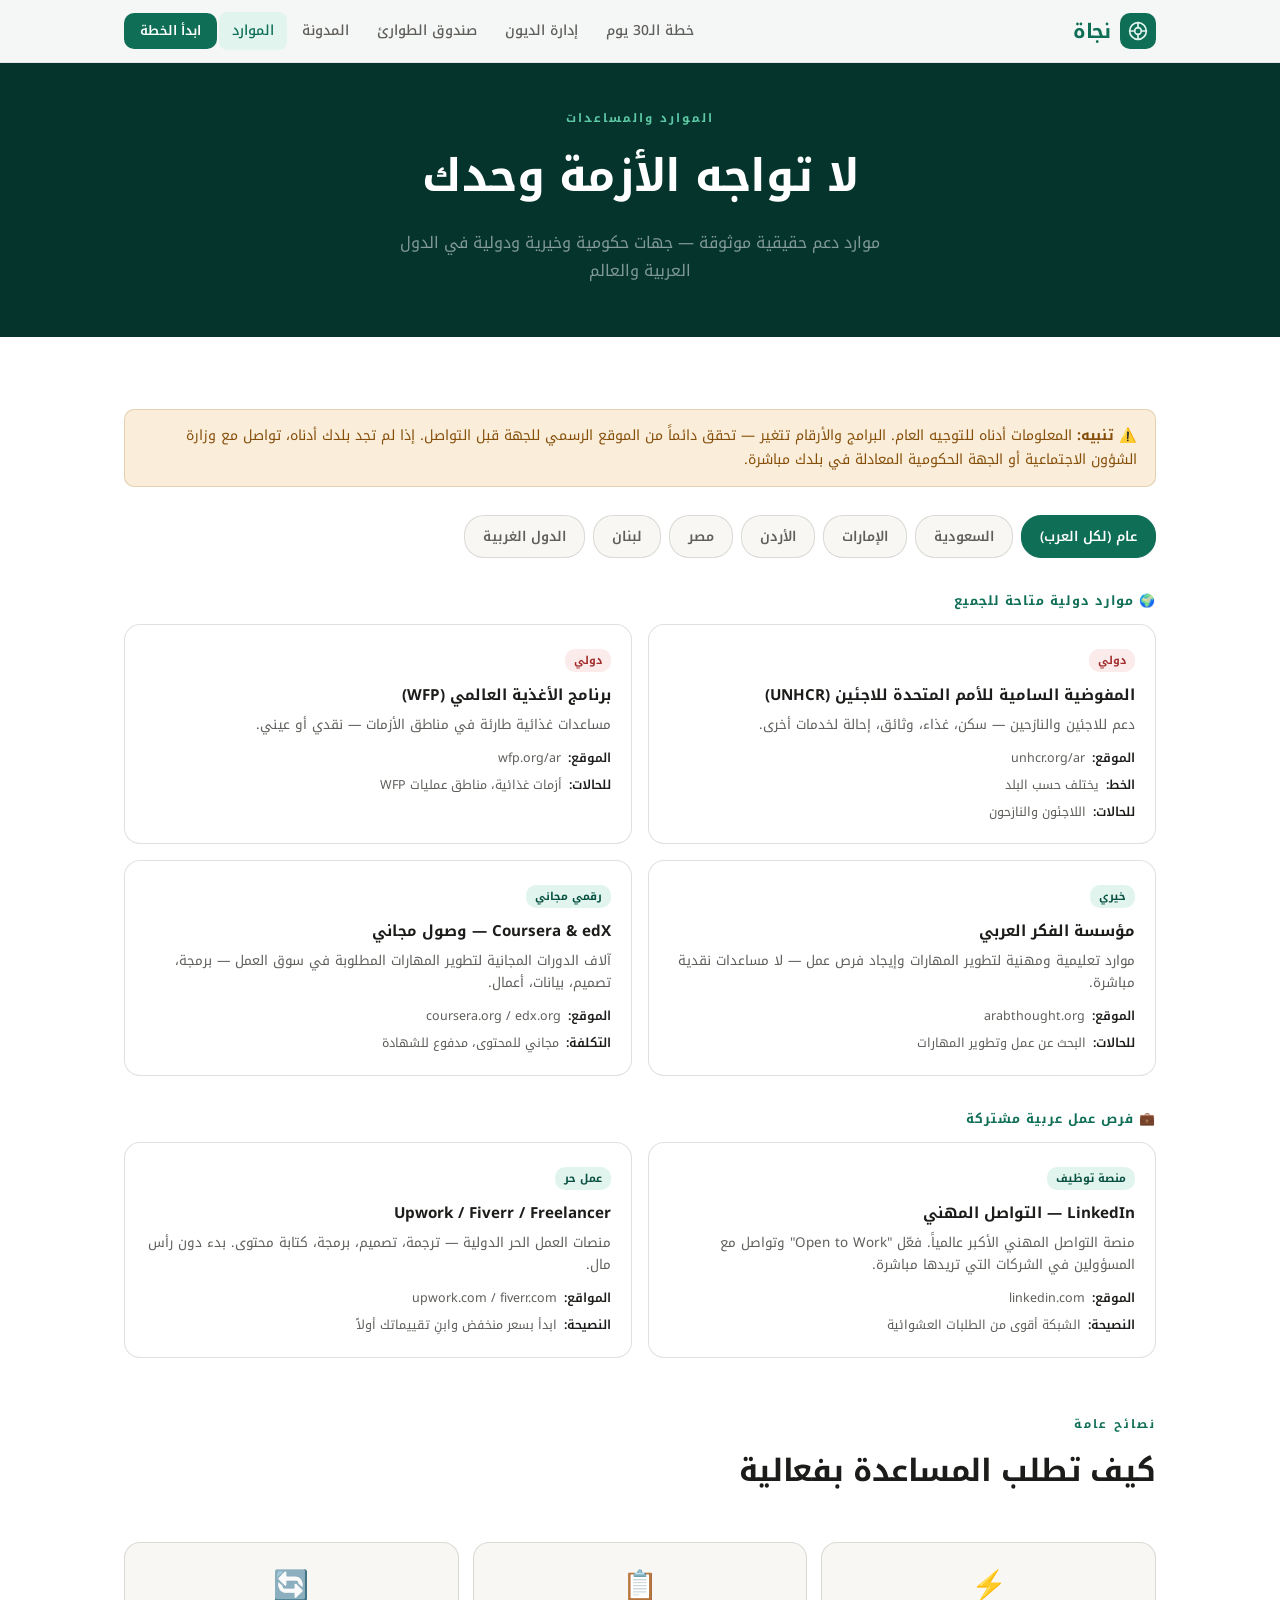
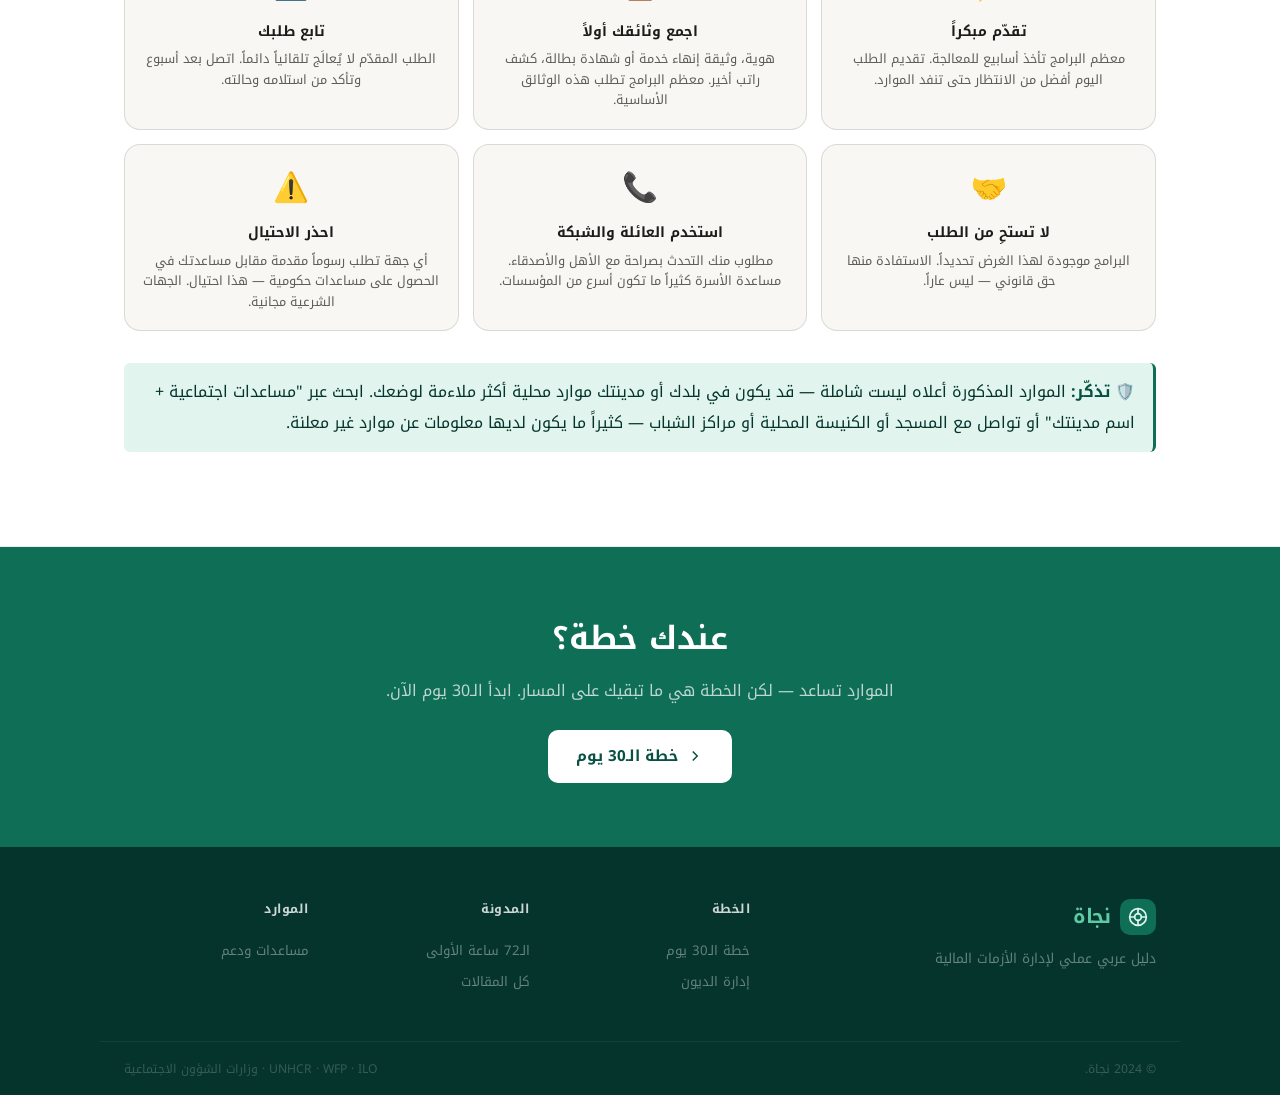
<file: resources.html>
<!DOCTYPE html>
<html lang="ar" dir="rtl">
<head>
  <meta charset="UTF-8">
  <meta name="viewport" content="width=device-width, initial-scale=1.0">
  <title>الموارد والمساعدات | نجاة — دليل الأزمة المالية</title>
  <meta name="description" content="قائمة موارد دعم حقيقية لمن يمر بأزمة مالية في الدول العربية — جهات حكومية، خيرية، وقانونية. مع روابط مباشرة وتفاصيل عملية.">
  <meta name="keywords" content="مساعدات مالية عربية, دعم اجتماعي, مساعدات فقدان العمل, جهات خيرية">
  <link rel="canonical" href="https://najat.github.io/resources.html">
  <link rel="preconnect" href="https://fonts.googleapis.com">
  <link rel="preconnect" href="https://fonts.gstatic.com" crossorigin>
  <link href="https://fonts.googleapis.com/css2?family=Noto+Kufi+Arabic:wght@300;400;500;600;700;900&display=swap" rel="stylesheet">
  <link rel="stylesheet" href="css/style.css">
  <style>
    .country-tabs { display: flex; gap: 8px; flex-wrap: wrap; margin-bottom: 32px; }
    .country-tab {
      padding: 8px 18px; border-radius: 20px; font-size: 0.84rem; font-weight: 600;
      cursor: pointer; border: 1.5px solid var(--border-m); background: var(--bg2);
      color: var(--muted); transition: all 0.18s; font-family: var(--font);
    }
    .country-tab.active { background: var(--g600); color: #fff; border-color: var(--g600); }
    .country-tab:hover:not(.active) { border-color: var(--g400); color: var(--g600); }

    .country-panel { display: none; }
    .country-panel.active { display: block; }

    .resource-grid { display: grid; grid-template-columns: repeat(2,1fr); gap: 16px; margin-bottom: 32px; }
    .resource-card {
      background: var(--bg); border: 1px solid var(--border-m); border-radius: var(--rl);
      padding: 20px; transition: all 0.2s;
    }
    .resource-card:hover { border-color: var(--g200); transform: translateY(-2px); box-shadow: 0 4px 16px rgba(0,0,0,0.06); }
    .resource-type { font-size: 0.68rem; font-weight: 700; padding: 2px 9px; border-radius: 10px; display: inline-block; margin-bottom: 10px; }
    .type-gov { background: var(--info-light); color: var(--info); }
    .type-ngo { background: var(--g50); color: var(--g800); }
    .type-legal { background: var(--warn-light); color: var(--warn); }
    .type-intl { background: var(--danger-light); color: var(--danger); }
    .resource-card h3 { font-size: 0.95rem; font-weight: 700; color: var(--text); margin-bottom: 5px; }
    .resource-card p { font-size: 0.84rem; color: var(--muted); line-height: 1.65; margin-bottom: 12px; }
    .resource-info { display: flex; flex-direction: column; gap: 5px; }
    .r-info-item { font-size: 0.78rem; color: var(--muted); display: flex; align-items: flex-start; gap: 7px; }
    .r-info-item strong { color: var(--text); font-weight: 600; flex-shrink: 0; }

    .category-label { font-size: 0.8rem; font-weight: 700; color: var(--g600); text-transform: uppercase; letter-spacing: 1px; margin: 28px 0 12px; display: block; }

    .general-grid { display: grid; grid-template-columns: repeat(3,1fr); gap: 14px; }
    .gen-card {
      background: var(--bg2); border: 1px solid var(--border-m); border-radius: var(--rl);
      padding: 18px; text-align: center;
    }
    .gen-icon { font-size: 1.8rem; margin-bottom: 8px; }
    .gen-card h4 { font-size: 0.88rem; font-weight: 700; color: var(--text); margin-bottom: 5px; }
    .gen-card p { font-size: 0.8rem; color: var(--muted); line-height: 1.6; }

    .alert-box {
      background: var(--warn-light); border: 1px solid rgba(133,79,11,0.2);
      border-radius: var(--r); padding: 14px 18px; margin-bottom: 28px;
      font-size: 0.88rem; color: var(--warn); line-height: 1.7;
    }

    @media (max-width:640px) {
      .resource-grid { grid-template-columns: 1fr; }
      .general-grid { grid-template-columns: 1fr; }
    }
  </style>
</head>
<body>
  <nav class="nav" id="nav">
    <div class="nav-inner">
      <a href="index.html" class="nav-logo">
        <div class="logo-mark"><svg viewBox="0 0 24 24" fill="none" stroke="#E1F5EE" stroke-width="2" stroke-linecap="round"><circle cx="12" cy="12" r="10"/><circle cx="12" cy="12" r="4"/><line x1="12" y1="2" x2="12" y2="8"/><line x1="12" y1="16" x2="12" y2="22"/><line x1="2" y1="12" x2="8" y2="12"/><line x1="16" y1="12" x2="22" y2="12"/></svg></div>
        <span class="logo-wordmark">نجاة</span>
      </a>
      <div class="nav-links">
        <a href="plan.html" class="nav-link">خطة الـ30 يوم</a>
        <a href="debts.html" class="nav-link">إدارة الديون</a>
        <a href="emergency-fund.html" class="nav-link">صندوق الطوارئ</a>
        <a href="blog/index.html" class="nav-link">المدونة</a>
        <a href="resources.html" class="nav-link active">الموارد</a>
        <a href="plan.html" class="btn btn-primary btn-sm">ابدأ الخطة</a>
      </div>
      <button class="hamburger" id="hamburger"><span></span><span></span><span></span></button>
    </div>
    <div class="mobile-menu" id="mobileMenu">
      <a href="plan.html">خطة الـ30 يوم</a>
      <a href="resources.html">الموارد</a>
      <a href="blog/index.html">المدونة</a>
    </div>
  </nav>

  <div class="page-hero">
    <span class="eyebrow">الموارد والمساعدات</span>
    <h1>لا تواجه الأزمة وحدك</h1>
    <p>موارد دعم حقيقية موثوقة — جهات حكومية وخيرية ودولية في الدول العربية والعالم</p>
  </div>

  <main>
  <section class="section">
    <div class="container">

      <div class="alert-box">
        ⚠️ <strong>تنبيه:</strong> المعلومات أدناه للتوجيه العام. البرامج والأرقام تتغير — تحقق دائماً من الموقع الرسمي للجهة قبل التواصل. إذا لم تجد بلدك أدناه، تواصل مع وزارة الشؤون الاجتماعية أو الجهة الحكومية المعادلة في بلدك مباشرة.
      </div>

      <!-- COUNTRY TABS -->
      <div class="country-tabs">
        <button class="country-tab active" onclick="showCountry('general')">عام (لكل العرب)</button>
        <button class="country-tab" onclick="showCountry('ksa')">السعودية</button>
        <button class="country-tab" onclick="showCountry('uae')">الإمارات</button>
        <button class="country-tab" onclick="showCountry('jordan')">الأردن</button>
        <button class="country-tab" onclick="showCountry('egypt')">مصر</button>
        <button class="country-tab" onclick="showCountry('lebanon')">لبنان</button>
        <button class="country-tab" onclick="showCountry('intl')">الدول الغربية</button>
      </div>

      <!-- GENERAL -->
      <div class="country-panel active" id="general">
        <span class="category-label">🌍 موارد دولية متاحة للجميع</span>
        <div class="resource-grid">
          <div class="resource-card">
            <span class="resource-type type-intl">دولي</span>
            <h3>المفوضية السامية للأمم المتحدة للاجئين (UNHCR)</h3>
            <p>دعم للاجئين والنازحين — سكن، غذاء، وثائق، إحالة لخدمات أخرى.</p>
            <div class="resource-info">
              <div class="r-info-item"><strong>الموقع:</strong> unhcr.org/ar</div>
              <div class="r-info-item"><strong>الخط:</strong> يختلف حسب البلد</div>
              <div class="r-info-item"><strong>للحالات:</strong> اللاجئون والنازحون</div>
            </div>
          </div>
          <div class="resource-card">
            <span class="resource-type type-intl">دولي</span>
            <h3>برنامج الأغذية العالمي (WFP)</h3>
            <p>مساعدات غذائية طارئة في مناطق الأزمات — نقدي أو عيني.</p>
            <div class="resource-info">
              <div class="r-info-item"><strong>الموقع:</strong> wfp.org/ar</div>
              <div class="r-info-item"><strong>للحالات:</strong> أزمات غذائية، مناطق عمليات WFP</div>
            </div>
          </div>
          <div class="resource-card">
            <span class="resource-type type-ngo">خيري</span>
            <h3>مؤسسة الفكر العربي</h3>
            <p>موارد تعليمية ومهنية لتطوير المهارات وإيجاد فرص عمل — لا مساعدات نقدية مباشرة.</p>
            <div class="resource-info">
              <div class="r-info-item"><strong>الموقع:</strong> arabthought.org</div>
              <div class="r-info-item"><strong>للحالات:</strong> البحث عن عمل وتطوير المهارات</div>
            </div>
          </div>
          <div class="resource-card">
            <span class="resource-type type-ngo">رقمي مجاني</span>
            <h3>Coursera & edX — وصول مجاني</h3>
            <p>آلاف الدورات المجانية لتطوير المهارات المطلوبة في سوق العمل — برمجة، تصميم، بيانات، أعمال.</p>
            <div class="resource-info">
              <div class="r-info-item"><strong>الموقع:</strong> coursera.org / edx.org</div>
              <div class="r-info-item"><strong>التكلفة:</strong> مجاني للمحتوى، مدفوع للشهادة</div>
            </div>
          </div>
        </div>

        <span class="category-label">💼 فرص عمل عربية مشتركة</span>
        <div class="resource-grid">
          <div class="resource-card">
            <span class="resource-type type-ngo">منصة توظيف</span>
            <h3>LinkedIn — التواصل المهني</h3>
            <p>منصة التواصل المهني الأكبر عالمياً. فعّل "Open to Work" وتواصل مع المسؤولين في الشركات التي تريدها مباشرة.</p>
            <div class="resource-info">
              <div class="r-info-item"><strong>الموقع:</strong> linkedin.com</div>
              <div class="r-info-item"><strong>النصيحة:</strong> الشبكة أقوى من الطلبات العشوائية</div>
            </div>
          </div>
          <div class="resource-card">
            <span class="resource-type type-ngo">عمل حر</span>
            <h3>Upwork / Fiverr / Freelancer</h3>
            <p>منصات العمل الحر الدولية — ترجمة، تصميم، برمجة، كتابة محتوى. بدء دون رأس مال.</p>
            <div class="resource-info">
              <div class="r-info-item"><strong>المواقع:</strong> upwork.com / fiverr.com</div>
              <div class="r-info-item"><strong>النصيحة:</strong> ابدأ بسعر منخفض وابنِ تقييماتك أولاً</div>
            </div>
          </div>
        </div>
      </div>

      <!-- KSA -->
      <div class="country-panel" id="ksa">
        <span class="category-label">🇸🇦 المملكة العربية السعودية</span>
        <div class="resource-grid">
          <div class="resource-card">
            <span class="resource-type type-gov">حكومي</span>
            <h3>هيئة تأمين العمل (العمل والتأمينات الاجتماعية)</h3>
            <p>تأمين التعطل عن العمل للسعوديين المسجلين في التأمينات الاجتماعية — يُغطي 60% من الراتب الأخير لفترة محددة.</p>
            <div class="resource-info">
              <div class="r-info-item"><strong>الموقع:</strong> gosi.gov.sa</div>
              <div class="r-info-item"><strong>الشرط:</strong> مسجل في التأمينات واشتراط مدة خدمة</div>
              <div class="r-info-item"><strong>التقديم:</strong> إلكتروني عبر الموقع</div>
            </div>
          </div>
          <div class="resource-card">
            <span class="resource-type type-gov">حكومي</span>
            <h3>برنامج حساب المواطن</h3>
            <p>دعم مالي دوري للأسر السعودية ذات الدخل المنخفض — يُحوَّل شهرياً مباشرة للحساب البنكي.</p>
            <div class="resource-info">
              <div class="r-info-item"><strong>الموقع:</strong> cc.gov.sa</div>
              <div class="r-info-item"><strong>الشرط:</strong> أسرة سعودية وفق معايير محددة</div>
            </div>
          </div>
          <div class="resource-card">
            <span class="resource-type type-gov">توظيف</span>
            <h3>منصة طاقات — توظيف السعوديين</h3>
            <p>منصة وزارة الموارد البشرية لربط الباحثين عن عمل بأصحاب العمل — مع خدمات مجانية للمرشحين.</p>
            <div class="resource-info">
              <div class="r-info-item"><strong>الموقع:</strong> taqat.sa</div>
              <div class="r-info-item"><strong>الخدمة:</strong> بحث عمل وتدريب مهني</div>
            </div>
          </div>
          <div class="resource-card">
            <span class="resource-type type-ngo">خيري</span>
            <h3>هيئة الهلال الأحمر السعودي / الجمعيات الخيرية</h3>
            <p>مساعدات غذائية وإيجار طارئ وخدمات اجتماعية عبر الجمعيات الخيرية المحلية المعتمدة.</p>
            <div class="resource-info">
              <div class="r-info-item"><strong>الموقع:</strong> srca.org.sa</div>
              <div class="r-info-item"><strong>النصيحة:</strong> ابحث عن الجمعية الخيرية في مدينتك</div>
            </div>
          </div>
        </div>
      </div>

      <!-- UAE -->
      <div class="country-panel" id="uae">
        <span class="category-label">🇦🇪 الإمارات العربية المتحدة</span>
        <div class="resource-grid">
          <div class="resource-card">
            <span class="resource-type type-gov">حكومي</span>
            <h3>نظام تأمين نهاية الخدمة (DIFC / ADGM)</h3>
            <p>الإماراتيون والمقيمون يحق لهم مكافأة نهاية الخدمة عند انتهاء العمل — تأكد من استلامها كاملة.</p>
            <div class="resource-info">
              <div class="r-info-item"><strong>الجهة:</strong> وزارة الموارد البشرية والتوطين</div>
              <div class="r-info-item"><strong>الموقع:</strong> mohre.gov.ae</div>
            </div>
          </div>
          <div class="resource-card">
            <span class="resource-type type-gov">توظيف</span>
            <h3>منصة Nafis — توطين القطاع الخاص</h3>
            <p>برنامج دعم توظيف الإماراتيين في القطاع الخاص — مع دعم مالي للشركات التي توظفهم.</p>
            <div class="resource-info">
              <div class="r-info-item"><strong>الموقع:</strong> nafis.gov.ae</div>
              <div class="r-info-item"><strong>للمواطنين:</strong> دعم تأهيل وتوظيف</div>
            </div>
          </div>
          <div class="resource-card">
            <span class="resource-type type-ngo">خيري</span>
            <h3>الهيئة الخيرية الإسلامية العالمية</h3>
            <p>مساعدات طارئة للأسر المحتاجة — غذاء، إيجار، وخدمات اجتماعية.</p>
            <div class="resource-info">
              <div class="r-info-item"><strong>الموقع:</strong> iico.org</div>
            </div>
          </div>
          <div class="resource-card">
            <span class="resource-type type-legal">قانوني</span>
            <h3>مركز حماية حقوق العمال</h3>
            <p>إذا لم تستلم راتبك أو مكافأتك — تقدم ببلاغ عبر وزارة الموارد البشرية.</p>
            <div class="resource-info">
              <div class="r-info-item"><strong>الموقع:</strong> mohre.gov.ae</div>
              <div class="r-info-item"><strong>الرقم:</strong> 800 60</div>
            </div>
          </div>
        </div>
      </div>

      <!-- JORDAN -->
      <div class="country-panel" id="jordan">
        <span class="category-label">🇯🇴 الأردن</span>
        <div class="resource-grid">
          <div class="resource-card">
            <span class="resource-type type-gov">حكومي</span>
            <h3>المؤسسة العامة للضمان الاجتماعي</h3>
            <p>تأمين البطالة للمؤمَّن عليهم — يُغطي نسبة من الراتب الأخير لفترة محددة بعد فقدان العمل لأسباب خارج إرادة الموظف.</p>
            <div class="resource-info">
              <div class="r-info-item"><strong>الموقع:</strong> ssc.gov.jo</div>
              <div class="r-info-item"><strong>الشرط:</strong> اشتراك بالضمان + شروط الاستحقاق</div>
              <div class="r-info-item"><strong>الرقم:</strong> 06-5100100</div>
            </div>
          </div>
          <div class="resource-card">
            <span class="resource-type type-gov">حكومي</span>
            <h3>صندوق المعونة الوطنية</h3>
            <p>دعم نقدي شهري للأسر الأردنية المحتاجة وفق معايير الدخل. يشمل مساعدات غذائية وتعليمية وصحية.</p>
            <div class="resource-info">
              <div class="r-info-item"><strong>الموقع:</strong> mosd.gov.jo</div>
              <div class="r-info-item"><strong>التقديم:</strong> عبر مديريات الشؤون الاجتماعية</div>
            </div>
          </div>
          <div class="resource-card">
            <span class="resource-type type-ngo">خيري</span>
            <h3>الهيئة الخيرية الأردنية الهاشمية</h3>
            <p>مساعدات غذائية وإيجار طارئ وخدمات اجتماعية متنوعة للأسر المتضررة.</p>
            <div class="resource-info">
              <div class="r-info-item"><strong>الرقم:</strong> 06-5659160</div>
            </div>
          </div>
          <div class="resource-card">
            <span class="resource-type type-ngo">توظيف</span>
            <h3>مركز العمل الوطني (NCHRD)</h3>
            <p>تدريب مهني وتوظيف — خصوصاً للشباب الباحث عن عمل. دورات مجانية ومدعومة.</p>
            <div class="resource-info">
              <div class="r-info-item"><strong>الموقع:</strong> nchrd.gov.jo</div>
            </div>
          </div>
        </div>
      </div>

      <!-- EGYPT -->
      <div class="country-panel" id="egypt">
        <span class="category-label">🇪🇬 مصر</span>
        <div class="resource-grid">
          <div class="resource-card">
            <span class="resource-type type-gov">حكومي</span>
            <h3>الهيئة القومية للتأمين الاجتماعي</h3>
            <p>تأمين البطالة للعمال المؤمَّن عليهم في القطاع الخاص — يتطلب فقدان العمل لأسباب خارجة عن الإرادة.</p>
            <div class="resource-info">
              <div class="r-info-item"><strong>الجهة:</strong> وزارة التضامن الاجتماعي</div>
              <div class="r-info-item"><strong>الموقع:</strong> moss.gov.eg</div>
            </div>
          </div>
          <div class="resource-card">
            <span class="resource-type type-gov">حكومي</span>
            <h3>برنامج تكافل وكرامة</h3>
            <p>دعم نقدي شهري للأسر المصرية المحتاجة — تكافل للأسر التي لديها أطفال، كرامة لكبار السن وذوي الإعاقة.</p>
            <div class="resource-info">
              <div class="r-info-item"><strong>الموقع:</strong> moss.gov.eg</div>
              <div class="r-info-item"><strong>التقديم:</strong> عبر مكاتب التضامن الاجتماعي</div>
            </div>
          </div>
          <div class="resource-card">
            <span class="resource-type type-ngo">خيري</span>
            <h3>بنك الطعام المصري</h3>
            <p>مساعدات غذائية طارئة وسلال غذائية للأسر المحتاجة خلال الأزمات.</p>
            <div class="resource-info">
              <div class="r-info-item"><strong>الموقع:</strong> egyptfoodbank.org</div>
              <div class="r-info-item"><strong>الرقم:</strong> 16820</div>
            </div>
          </div>
          <div class="resource-card">
            <span class="resource-type type-ngo">توظيف</span>
            <h3>منصة وظفني — توظيف مصري</h3>
            <p>منصة توظيف مصرية تربط الباحثين عن عمل بشركات القطاع الخاص.</p>
            <div class="resource-info">
              <div class="r-info-item"><strong>الموقع:</strong> wazzufni.com</div>
            </div>
          </div>
        </div>
      </div>

      <!-- LEBANON -->
      <div class="country-panel" id="lebanon">
        <span class="category-label">🇱🇧 لبنان — أزمة خاصة تستدعي موارد خاصة</span>
        <div class="resource-grid">
          <div class="resource-card">
            <span class="resource-type type-intl">دولي</span>
            <h3>برنامج الغذاء العالمي في لبنان</h3>
            <p>في ظل الأزمة الاقتصادية اللبنانية، يدعم WFP الأسر المتضررة بمساعدات نقدية وغذائية مباشرة.</p>
            <div class="resource-info">
              <div class="r-info-item"><strong>الموقع:</strong> wfp.org/ar/countries/lebanon</div>
              <div class="r-info-item"><strong>الرقم:</strong> 01-985301</div>
            </div>
          </div>
          <div class="resource-card">
            <span class="resource-type type-intl">دولي</span>
            <h3>اليونيسف — دعم الأطفال والأسر</h3>
            <p>مساعدات نقدية طارئة للأسر اللبنانية المتضررة مع أطفال — مدفوعات مباشرة.</p>
            <div class="resource-info">
              <div class="r-info-item"><strong>الموقع:</strong> unicef.org/lebanon/ar</div>
            </div>
          </div>
          <div class="resource-card">
            <span class="resource-type type-ngo">خيري</span>
            <h3>جمعية صحة بلا حدود</h3>
            <p>رعاية صحية مجانية أو مدعومة — خاصة للعائلات التي لا تستطيع تحمل تكاليف العلاج.</p>
            <div class="resource-info">
              <div class="r-info-item"><strong>الموقع:</strong> healthwithoutborders.org</div>
            </div>
          </div>
          <div class="resource-card">
            <span class="resource-type type-ngo">خيري</span>
            <h3>الكاريتاس لبنان</h3>
            <p>مساعدات غذائية، إيجار، ومساعدة في فواتير الكهرباء للأسر اللبنانية المتضررة.</p>
            <div class="resource-info">
              <div class="r-info-item"><strong>الموقع:</strong> caritas.org.lb</div>
              <div class="r-info-item"><strong>الرقم:</strong> 01-562660</div>
            </div>
          </div>
        </div>
      </div>

      <!-- INTERNATIONAL (Western countries) -->
      <div class="country-panel" id="intl">
        <span class="category-label">🌐 الدول الغربية — للمقيمين العرب</span>
        <div class="resource-grid">
          <div class="resource-card">
            <span class="resource-type type-gov">أمريكا</span>
            <h3>تأمين البطالة الأمريكي</h3>
            <p>يُغطي 30-60% من الراتب الأخير لمدة تصل 26 أسبوعاً. تقدم فوراً — المعالجة تأخذ أسابيع.</p>
            <div class="resource-info">
              <div class="r-info-item"><strong>الموقع:</strong> dol.gov/unemployment</div>
              <div class="r-info-item"><strong>النصيحة:</strong> قدّم حتى لو عندك مدخرات</div>
            </div>
          </div>
          <div class="resource-card">
            <span class="resource-type type-gov">أمريكا</span>
            <h3>برامج المساعدة الغذائية (SNAP / Food Pantries)</h3>
            <p>مساعدات غذائية للأسر ذات الدخل المنخفض — مدة المعالجة قد تصل 30 يوماً، قدّم مبكراً.</p>
            <div class="resource-info">
              <div class="r-info-item"><strong>الموقع:</strong> benefits.gov</div>
              <div class="r-info-item"><strong>الطوارئ:</strong> مصارف الطعام المحلية (foodpantry.com)</div>
            </div>
          </div>
          <div class="resource-card">
            <span class="resource-type type-gov">كندا</span>
            <h3>Employment Insurance (EI) — كندا</h3>
            <p>تأمين العمل الكندي — قدّم خلال 4 أسابيع من انتهاء العمل لتجنب تأخير الدفعات.</p>
            <div class="resource-info">
              <div class="r-info-item"><strong>الموقع:</strong> canada.ca/en/employment</div>
              <div class="r-info-item"><strong>الرقم:</strong> 1-800-206-7218</div>
            </div>
          </div>
          <div class="resource-card">
            <span class="resource-type type-gov">أوروبا</span>
            <h3>تأمين البطالة الأوروبي</h3>
            <p>كل دولة أوروبية لديها نظام تأمين بطالة خاص بها — تحقق من الـJobcenter (ألمانيا) أو Pôle Emploi (فرنسا) أو Job Centre Plus (بريطانيا).</p>
            <div class="resource-info">
              <div class="r-info-item"><strong>النصيحة:</strong> قدّم فوراً — لا تنتظر</div>
              <div class="r-info-item"><strong>الدعم العربي:</strong> ابحث عن مراكز خدمات عربية محلية</div>
            </div>
          </div>
        </div>
      </div>

      <!-- GENERAL TIPS -->
      <div class="section-header" style="margin-top:56px;">
        <span class="eyebrow">نصائح عامة</span>
        <h2 class="section-title">كيف تطلب المساعدة بفعالية</h2>
      </div>

      <div class="general-grid" style="margin-bottom:32px;">
        <div class="gen-card">
          <div class="gen-icon">⚡</div>
          <h4>تقدّم مبكراً</h4>
          <p>معظم البرامج تأخذ أسابيع للمعالجة. تقديم الطلب اليوم أفضل من الانتظار حتى تنفد الموارد.</p>
        </div>
        <div class="gen-card">
          <div class="gen-icon">📋</div>
          <h4>اجمع وثائقك أولاً</h4>
          <p>هوية، وثيقة إنهاء خدمة أو شهادة بطالة، كشف راتب أخير. معظم البرامج تطلب هذه الوثائق الأساسية.</p>
        </div>
        <div class="gen-card">
          <div class="gen-icon">🔄</div>
          <h4>تابع طلبك</h4>
          <p>الطلب المقدّم لا يُعالَج تلقائياً دائماً. اتصل بعد أسبوع وتأكد من استلامه وحالته.</p>
        </div>
        <div class="gen-card">
          <div class="gen-icon">🤝</div>
          <h4>لا تستحِ من الطلب</h4>
          <p>البرامج موجودة لهذا الغرض تحديداً. الاستفادة منها حق قانوني — ليس عاراً.</p>
        </div>
        <div class="gen-card">
          <div class="gen-icon">📞</div>
          <h4>استخدم العائلة والشبكة</h4>
          <p>مطلوب منك التحدث بصراحة مع الأهل والأصدقاء. مساعدة الأسرة كثيراً ما تكون أسرع من المؤسسات.</p>
        </div>
        <div class="gen-card">
          <div class="gen-icon">⚠️</div>
          <h4>احذر الاحتيال</h4>
          <p>أي جهة تطلب رسوماً مقدمة مقابل مساعدتك في الحصول على مساعدات حكومية — هذا احتيال. الجهات الشرعية مجانية.</p>
        </div>
      </div>

      <div class="article-body">
        <div class="callout">
          <strong>🛡️ تذكّر:</strong> الموارد المذكورة أعلاه ليست شاملة — قد يكون في بلدك أو مدينتك موارد محلية أكثر ملاءمة لوضعك. ابحث عبر "مساعدات اجتماعية + اسم مدينتك" أو تواصل مع المسجد أو الكنيسة المحلية أو مراكز الشباب — كثيراً ما يكون لديها معلومات عن موارد غير معلنة.
        </div>
      </div>

    </div>
  </section>

  <div class="cta-section">
    <div class="container">
      <h2>عندك خطة؟</h2>
      <p>الموارد تساعد — لكن الخطة هي ما تبقيك على المسار. ابدأ الـ30 يوم الآن.</p>
      <a href="plan.html" class="btn-cta">
        <svg width="18" height="18" viewBox="0 0 24 24" fill="none" stroke="currentColor" stroke-width="2"><polyline points="9 18 15 12 9 6"/></svg>
        خطة الـ30 يوم
      </a>
    </div>
  </div>

  <footer class="footer">
    <div class="footer-inner">
      <div class="footer-brand"><div class="nav-logo"><div class="logo-mark"><svg viewBox="0 0 24 24" fill="none" stroke="#E1F5EE" stroke-width="2" stroke-linecap="round"><circle cx="12" cy="12" r="10"/><circle cx="12" cy="12" r="4"/><line x1="12" y1="2" x2="12" y2="8"/><line x1="12" y1="16" x2="12" y2="22"/><line x1="2" y1="12" x2="8" y2="12"/><line x1="16" y1="12" x2="22" y2="12"/></svg></div><span class="logo-wordmark">نجاة</span></div><p>دليل عربي عملي لإدارة الأزمات المالية</p></div>
      <div class="footer-col"><h4>الخطة</h4><a href="plan.html">خطة الـ30 يوم</a><a href="debts.html">إدارة الديون</a></div>
      <div class="footer-col"><h4>المدونة</h4><a href="blog/first-72-hours.html">الـ72 ساعة الأولى</a><a href="blog/index.html">كل المقالات</a></div>
      <div class="footer-col"><h4>الموارد</h4><a href="resources.html">مساعدات ودعم</a></div>
    </div>
    <div class="footer-bottom"><span>© 2024 نجاة.</span><span>UNHCR · WFP · ILO · وزارات الشؤون الاجتماعية</span></div>
  </footer>

  <script src="js/main.js"></script>
  <script>
    function showCountry(c) {
      document.querySelectorAll('.country-panel').forEach(p => p.classList.remove('active'));
      document.querySelectorAll('.country-tab').forEach(t => t.classList.remove('active'));
      document.getElementById(c).classList.add('active');
      event.target.classList.add('active');
    }
  </script>
</body>
</html>
</file>
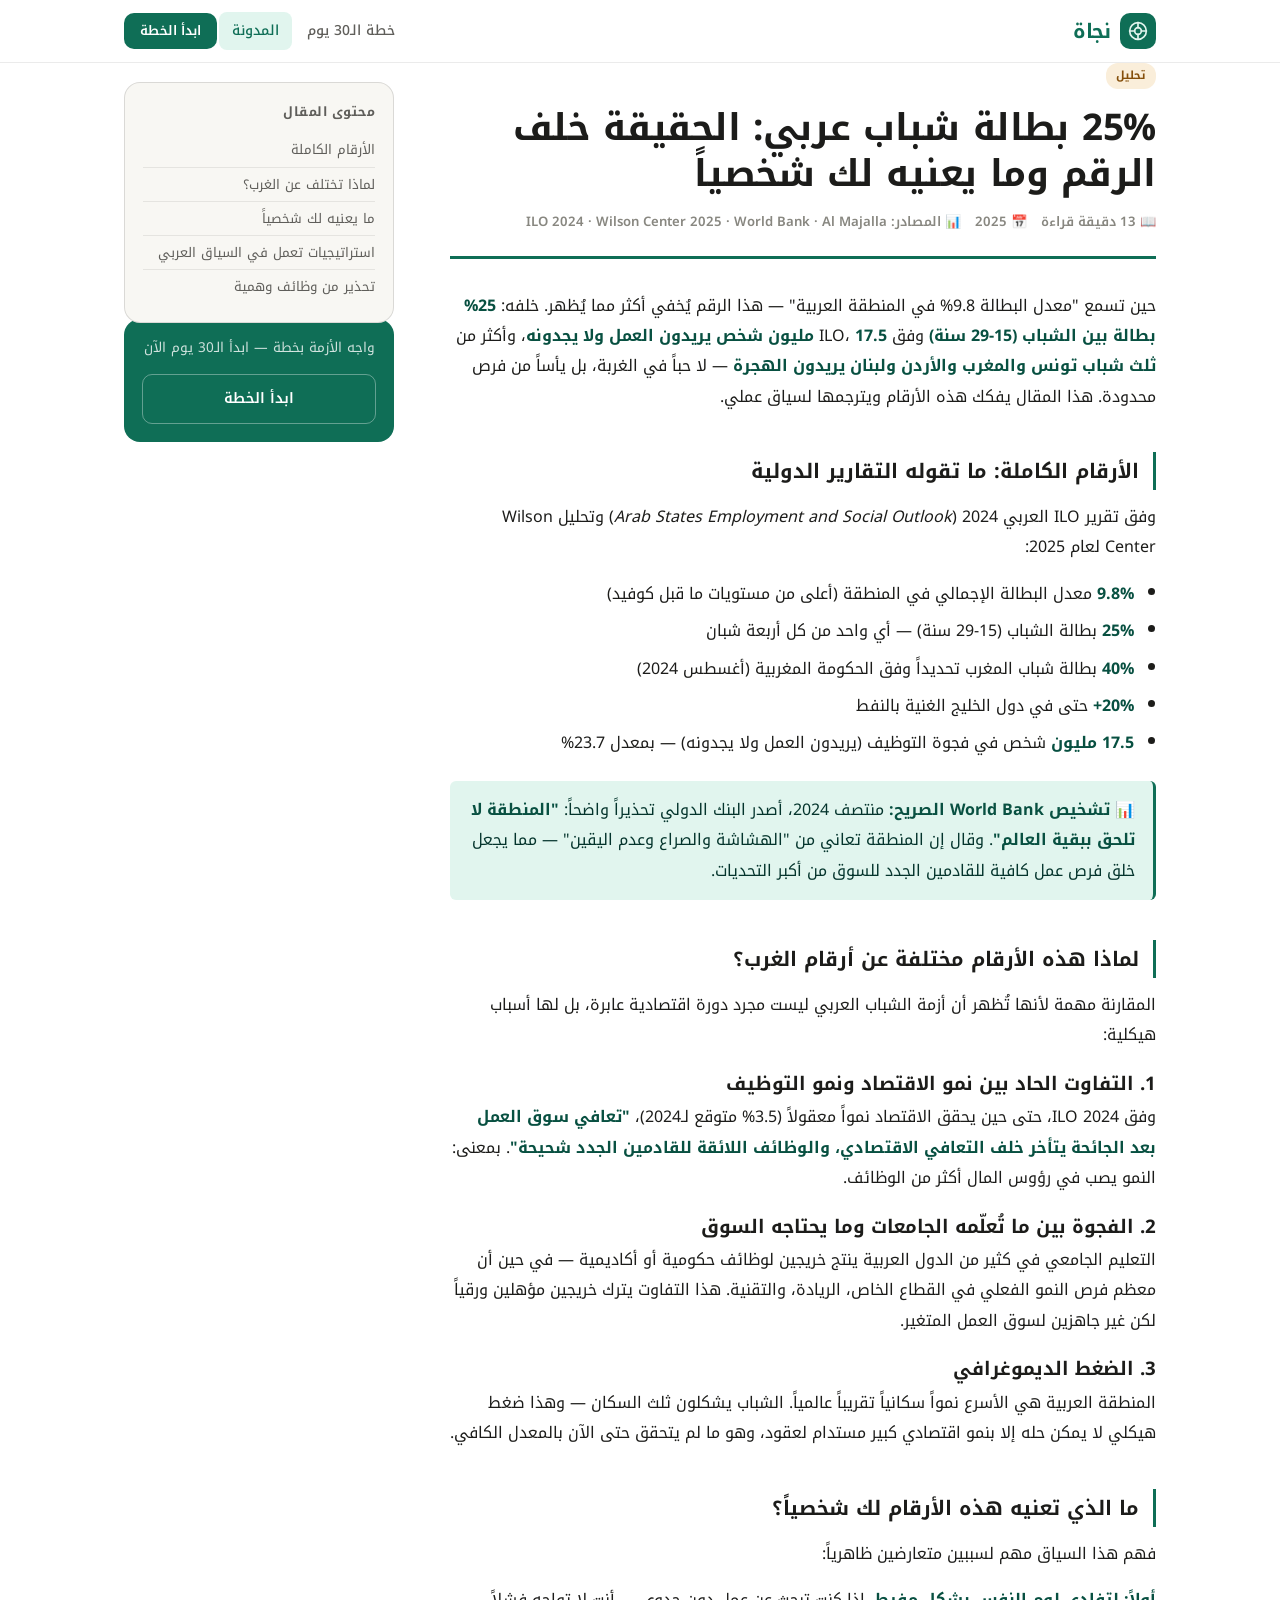
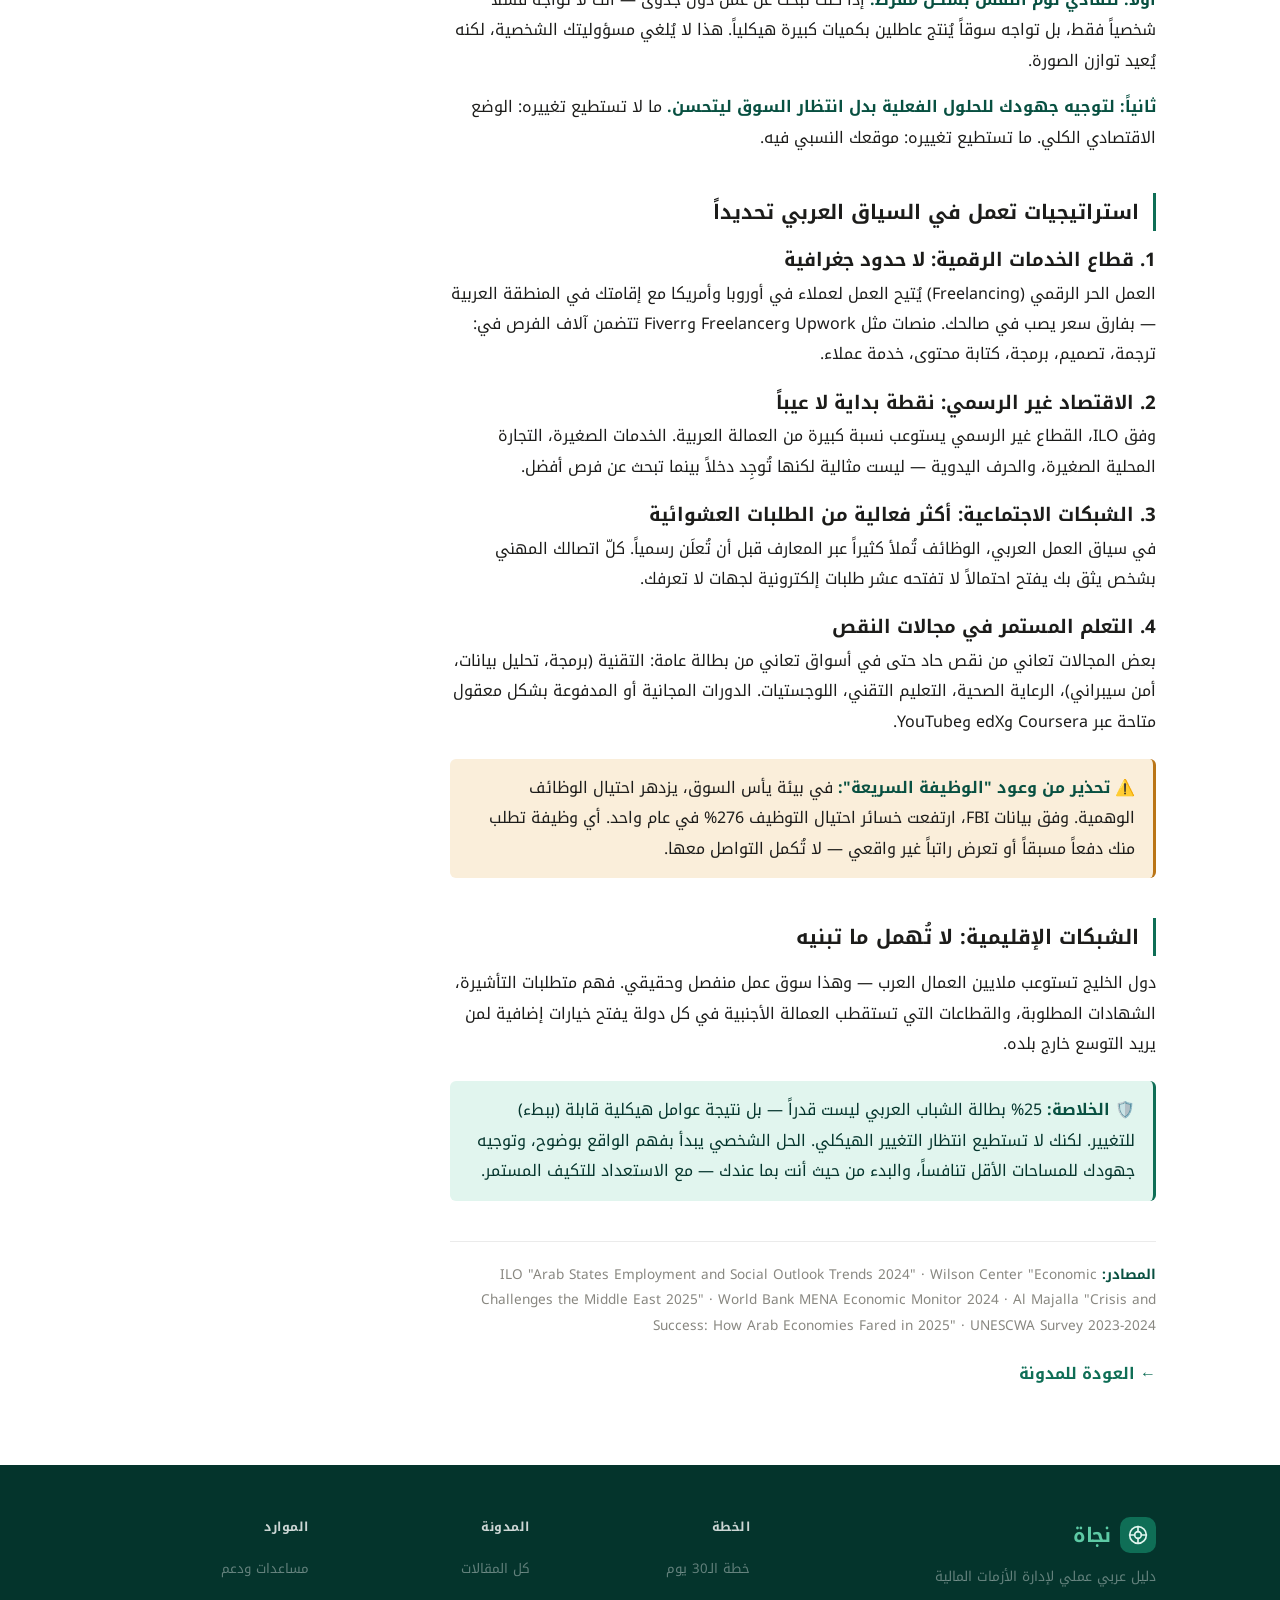
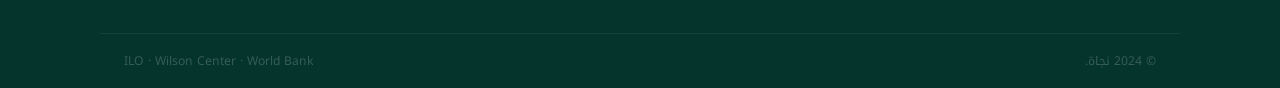
<file: blog/arab-youth-unemployment.html>
<!DOCTYPE html>
<html lang="ar" dir="rtl">
<head>
  <meta charset="UTF-8">
  <meta name="viewport" content="width=device-width, initial-scale=1.0">
  <title>25% بطالة شباب عربي: الحقيقة خلف الرقم وما يعنيه لك شخصياً | نجاة</title>
  <meta name="description" content="17.5 مليون عربي يريد العمل ولا يجد وفق ILO 2024. تحليل معمّق لأرقام البطالة في الوطن العربي وما هي الخطوات العملية التي يمكنك اتخاذها في هذا الواقع تحديداً.">
  <meta name="keywords" content="بطالة الشباب العربي, بطالة MENA, اقتصاد الشرق الأوسط, فقدان العمل عربي">
  <link rel="canonical" href="https://najat.github.io/blog/arab-youth-unemployment.html">
  <script type="application/ld+json">
  {
    "@context": "https://schema.org",
    "@type": "Article",
    "headline": "25% بطالة شباب عربي: الحقيقة خلف الرقم وما يعنيه لك شخصياً",
    "author": { "@type": "Organization", "name": "نجاة" },
    "datePublished": "2025-02-10",
    "inLanguage": "ar"
  }
  </script>
  <link rel="preconnect" href="https://fonts.googleapis.com">
  <link rel="preconnect" href="https://fonts.gstatic.com" crossorigin>
  <link href="https://fonts.googleapis.com/css2?family=Noto+Kufi+Arabic:wght@300;400;500;600;700;900&display=swap" rel="stylesheet">
  <link rel="stylesheet" href="../css/style.css">
</head>
<body>
  <nav class="nav" id="nav">
    <div class="nav-inner">
      <a href="../index.html" class="nav-logo">
        <div class="logo-mark"><svg viewBox="0 0 24 24" fill="none" stroke="#E1F5EE" stroke-width="2" stroke-linecap="round"><circle cx="12" cy="12" r="10"/><circle cx="12" cy="12" r="4"/><line x1="12" y1="2" x2="12" y2="8"/><line x1="12" y1="16" x2="12" y2="22"/><line x1="2" y1="12" x2="8" y2="12"/><line x1="16" y1="12" x2="22" y2="12"/></svg></div>
        <span class="logo-wordmark">نجاة</span>
      </a>
      <div class="nav-links">
        <a href="../plan.html" class="nav-link">خطة الـ30 يوم</a>
        <a href="index.html" class="nav-link active">المدونة</a>
        <a href="../plan.html" class="btn btn-primary btn-sm">ابدأ الخطة</a>
      </div>
      <button class="hamburger" id="hamburger"><span></span><span></span><span></span></button>
    </div>
    <div class="mobile-menu" id="mobileMenu">
      <a href="../plan.html">خطة الـ30 يوم</a><a href="index.html">المدونة</a>
    </div>
  </nav>

  <main>
  <div class="article-layout">
    <article class="article-content">
      <span class="blog-tag tag-w" style="margin-bottom:16px; display:inline-block; background:var(--warn-light); color:var(--warn);">تحليل</span>
      <h1>25% بطالة شباب عربي: الحقيقة خلف الرقم وما يعنيه لك شخصياً</h1>
      <div class="article-meta">
        <span>📖 13 دقيقة قراءة</span>
        <span>📅 2025</span>
        <span>📊 المصادر: ILO 2024 · Wilson Center 2025 · World Bank · Al Majalla</span>
      </div>

      <div class="article-body">
        <p>حين تسمع "معدل البطالة 9.8% في المنطقة العربية" — هذا الرقم يُخفي أكثر مما يُظهر. خلفه: <strong>25% بطالة بين الشباب (15-29 سنة)</strong> وفق ILO، <strong>17.5 مليون شخص يريدون العمل ولا يجدونه</strong>، وأكثر من <strong>ثلث شباب تونس والمغرب والأردن ولبنان يريدون الهجرة</strong> — لا حباً في الغربة، بل يأساً من فرص محدودة. هذا المقال يفكك هذه الأرقام ويترجمها لسياق عملي.</p>

        <h2>الأرقام الكاملة: ما تقوله التقارير الدولية</h2>
        <p>وفق تقرير ILO العربي 2024 (<em>Arab States Employment and Social Outlook</em>) وتحليل Wilson Center لعام 2025:</p>
        <ul>
          <li><strong>9.8%</strong> معدل البطالة الإجمالي في المنطقة (أعلى من مستويات ما قبل كوفيد)</li>
          <li><strong>25%</strong> بطالة الشباب (15-29 سنة) — أي واحد من كل أربعة شبان</li>
          <li><strong>40%</strong> بطالة شباب المغرب تحديداً وفق الحكومة المغربية (أغسطس 2024)</li>
          <li><strong>20%+</strong> حتى في دول الخليج الغنية بالنفط</li>
          <li><strong>17.5 مليون</strong> شخص في فجوة التوظيف (يريدون العمل ولا يجدونه) — بمعدل 23.7%</li>
        </ul>

        <div class="callout">
          <strong>📊 تشخيص World Bank الصريح:</strong> منتصف 2024، أصدر البنك الدولي تحذيراً واضحاً: <strong>"المنطقة لا تلحق ببقية العالم"</strong>. وقال إن المنطقة تعاني من "الهشاشة والصراع وعدم اليقين" — مما يجعل خلق فرص عمل كافية للقادمين الجدد للسوق من أكبر التحديات.
        </div>

        <h2>لماذا هذه الأرقام مختلفة عن أرقام الغرب؟</h2>
        <p>المقارنة مهمة لأنها تُظهر أن أزمة الشباب العربي ليست مجرد دورة اقتصادية عابرة، بل لها أسباب هيكلية:</p>

        <h3>1. التفاوت الحاد بين نمو الاقتصاد ونمو التوظيف</h3>
        <p>وفق ILO 2024، حتى حين يحقق الاقتصاد نمواً معقولاً (3.5% متوقع لـ2024)، <strong>"تعافي سوق العمل بعد الجائحة يتأخر خلف التعافي الاقتصادي، والوظائف اللائقة للقادمين الجدد شحيحة"</strong>. بمعنى: النمو يصب في رؤوس المال أكثر من الوظائف.</p>

        <h3>2. الفجوة بين ما تُعلّمه الجامعات وما يحتاجه السوق</h3>
        <p>التعليم الجامعي في كثير من الدول العربية ينتج خريجين لوظائف حكومية أو أكاديمية — في حين أن معظم فرص النمو الفعلي في القطاع الخاص، الريادة، والتقنية. هذا التفاوت يترك خريجين مؤهلين ورقياً لكن غير جاهزين لسوق العمل المتغير.</p>

        <h3>3. الضغط الديموغرافي</h3>
        <p>المنطقة العربية هي الأسرع نمواً سكانياً تقريباً عالمياً. الشباب يشكلون ثلث السكان — وهذا ضغط هيكلي لا يمكن حله إلا بنمو اقتصادي كبير مستدام لعقود، وهو ما لم يتحقق حتى الآن بالمعدل الكافي.</p>

        <h2>ما الذي تعنيه هذه الأرقام لك شخصياً؟</h2>
        <p>فهم هذا السياق مهم لسببين متعارضين ظاهرياً:</p>

        <p><strong>أولاً: لتفادي لوم النفس بشكل مفرط.</strong> إذا كنت تبحث عن عمل دون جدوى — أنت لا تواجه فشلاً شخصياً فقط، بل تواجه سوقاً يُنتج عاطلين بكميات كبيرة هيكلياً. هذا لا يُلغي مسؤوليتك الشخصية، لكنه يُعيد توازن الصورة.</p>

        <p><strong>ثانياً: لتوجيه جهودك للحلول الفعلية بدل انتظار السوق ليتحسن.</strong> ما لا تستطيع تغييره: الوضع الاقتصادي الكلي. ما تستطيع تغييره: موقعك النسبي فيه.</p>

        <h2>استراتيجيات تعمل في السياق العربي تحديداً</h2>

        <h3>1. قطاع الخدمات الرقمية: لا حدود جغرافية</h3>
        <p>العمل الحر الرقمي (Freelancing) يُتيح العمل لعملاء في أوروبا وأمريكا مع إقامتك في المنطقة العربية — بفارق سعر يصب في صالحك. منصات مثل Upwork وFreelancer وFiverr تتضمن آلاف الفرص في: ترجمة، تصميم، برمجة، كتابة محتوى، خدمة عملاء.</p>

        <h3>2. الاقتصاد غير الرسمي: نقطة بداية لا عيباً</h3>
        <p>وفق ILO، القطاع غير الرسمي يستوعب نسبة كبيرة من العمالة العربية. الخدمات الصغيرة، التجارة المحلية الصغيرة، والحرف اليدوية — ليست مثالية لكنها تُوجِد دخلاً بينما تبحث عن فرص أفضل.</p>

        <h3>3. الشبكات الاجتماعية: أكثر فعالية من الطلبات العشوائية</h3>
        <p>في سياق العمل العربي، الوظائف تُملأ كثيراً عبر المعارف قبل أن تُعلَن رسمياً. كلّ اتصالك المهني بشخص يثق بك يفتح احتمالاً لا تفتحه عشر طلبات إلكترونية لجهات لا تعرفك.</p>

        <h3>4. التعلم المستمر في مجالات النقص</h3>
        <p>بعض المجالات تعاني من نقص حاد حتى في أسواق تعاني من بطالة عامة: التقنية (برمجة، تحليل بيانات، أمن سيبراني)، الرعاية الصحية، التعليم التقني، اللوجستيات. الدورات المجانية أو المدفوعة بشكل معقول متاحة عبر Coursera وedX وYouTube.</p>

        <div class="warn-box">
          <strong>⚠️ تحذير من وعود "الوظيفة السريعة":</strong> في بيئة يأس السوق، يزدهر احتيال الوظائف الوهمية. وفق بيانات FBI، ارتفعت خسائر احتيال التوظيف 276% في عام واحد. أي وظيفة تطلب منك دفعاً مسبقاً أو تعرض راتباً غير واقعي — لا تُكمل التواصل معها.
        </div>

        <h2>الشبكات الإقليمية: لا تُهمل ما تبنيه</h2>
        <p>دول الخليج تستوعب ملايين العمال العرب — وهذا سوق عمل منفصل وحقيقي. فهم متطلبات التأشيرة، الشهادات المطلوبة، والقطاعات التي تستقطب العمالة الأجنبية في كل دولة يفتح خيارات إضافية لمن يريد التوسع خارج بلده.

        <div class="callout">
          <strong>🛡️ الخلاصة:</strong> 25% بطالة الشباب العربي ليست قدراً — بل نتيجة عوامل هيكلية قابلة (ببطء) للتغيير. لكنك لا تستطيع انتظار التغيير الهيكلي. الحل الشخصي يبدأ بفهم الواقع بوضوح، وتوجيه جهودك للمساحات الأقل تنافساً، والبدء من حيث أنت بما عندك — مع الاستعداد للتكيف المستمر.
        </div>

        <p style="margin-top:40px; font-size:0.85rem; color:var(--subtle); padding-top:20px; border-top:1px solid var(--border);">
          <strong>المصادر:</strong> ILO "Arab States Employment and Social Outlook Trends 2024" · Wilson Center "Economic Challenges the Middle East 2025" · World Bank MENA Economic Monitor 2024 · Al Majalla "Crisis and Success: How Arab Economies Fared in 2025" · UNESCWA Survey 2023-2024
        </p>
        <p style="margin-top:20px;"><a href="index.html" style="color:var(--g600); font-weight:700;">← العودة للمدونة</a></p>
      </div>
    </article>

    <aside class="article-sidebar">
      <div class="sidebar-box">
        <h4>محتوى المقال</h4>
        <a href="#" class="toc-link">الأرقام الكاملة</a>
        <a href="#" class="toc-link">لماذا تختلف عن الغرب؟</a>
        <a href="#" class="toc-link">ما يعنيه لك شخصياً</a>
        <a href="#" class="toc-link">استراتيجيات تعمل في السياق العربي</a>
        <a href="#" class="toc-link">تحذير من وظائف وهمية</a>
      </div>
      <div class="sidebar-cta">
        <p>واجه الأزمة بخطة — ابدأ الـ30 يوم الآن</p>
        <a href="../plan.html" class="btn btn-outline" style="color:#fff; border-color:rgba(255,255,255,0.35); width:100%; justify-content:center; margin-top:4px;">ابدأ الخطة</a>
      </div>
    </aside>
  </div>
  </main>

  <footer class="footer">
    <div class="footer-inner">
      <div class="footer-brand"><div class="nav-logo"><div class="logo-mark"><svg viewBox="0 0 24 24" fill="none" stroke="#E1F5EE" stroke-width="2" stroke-linecap="round"><circle cx="12" cy="12" r="10"/><circle cx="12" cy="12" r="4"/><line x1="12" y1="2" x2="12" y2="8"/><line x1="12" y1="16" x2="12" y2="22"/><line x1="2" y1="12" x2="8" y2="12"/><line x1="16" y1="12" x2="22" y2="12"/></svg></div><span class="logo-wordmark">نجاة</span></div><p>دليل عربي عملي لإدارة الأزمات المالية</p></div>
      <div class="footer-col"><h4>الخطة</h4><a href="../plan.html">خطة الـ30 يوم</a></div>
      <div class="footer-col"><h4>المدونة</h4><a href="index.html">كل المقالات</a></div>
      <div class="footer-col"><h4>الموارد</h4><a href="../resources.html">مساعدات ودعم</a></div>
    </div>
    <div class="footer-bottom"><span>© 2024 نجاة.</span><span>ILO · Wilson Center · World Bank</span></div>
  </footer>
  <script src="../js/main.js"></script>
</body>
</html>
</file>
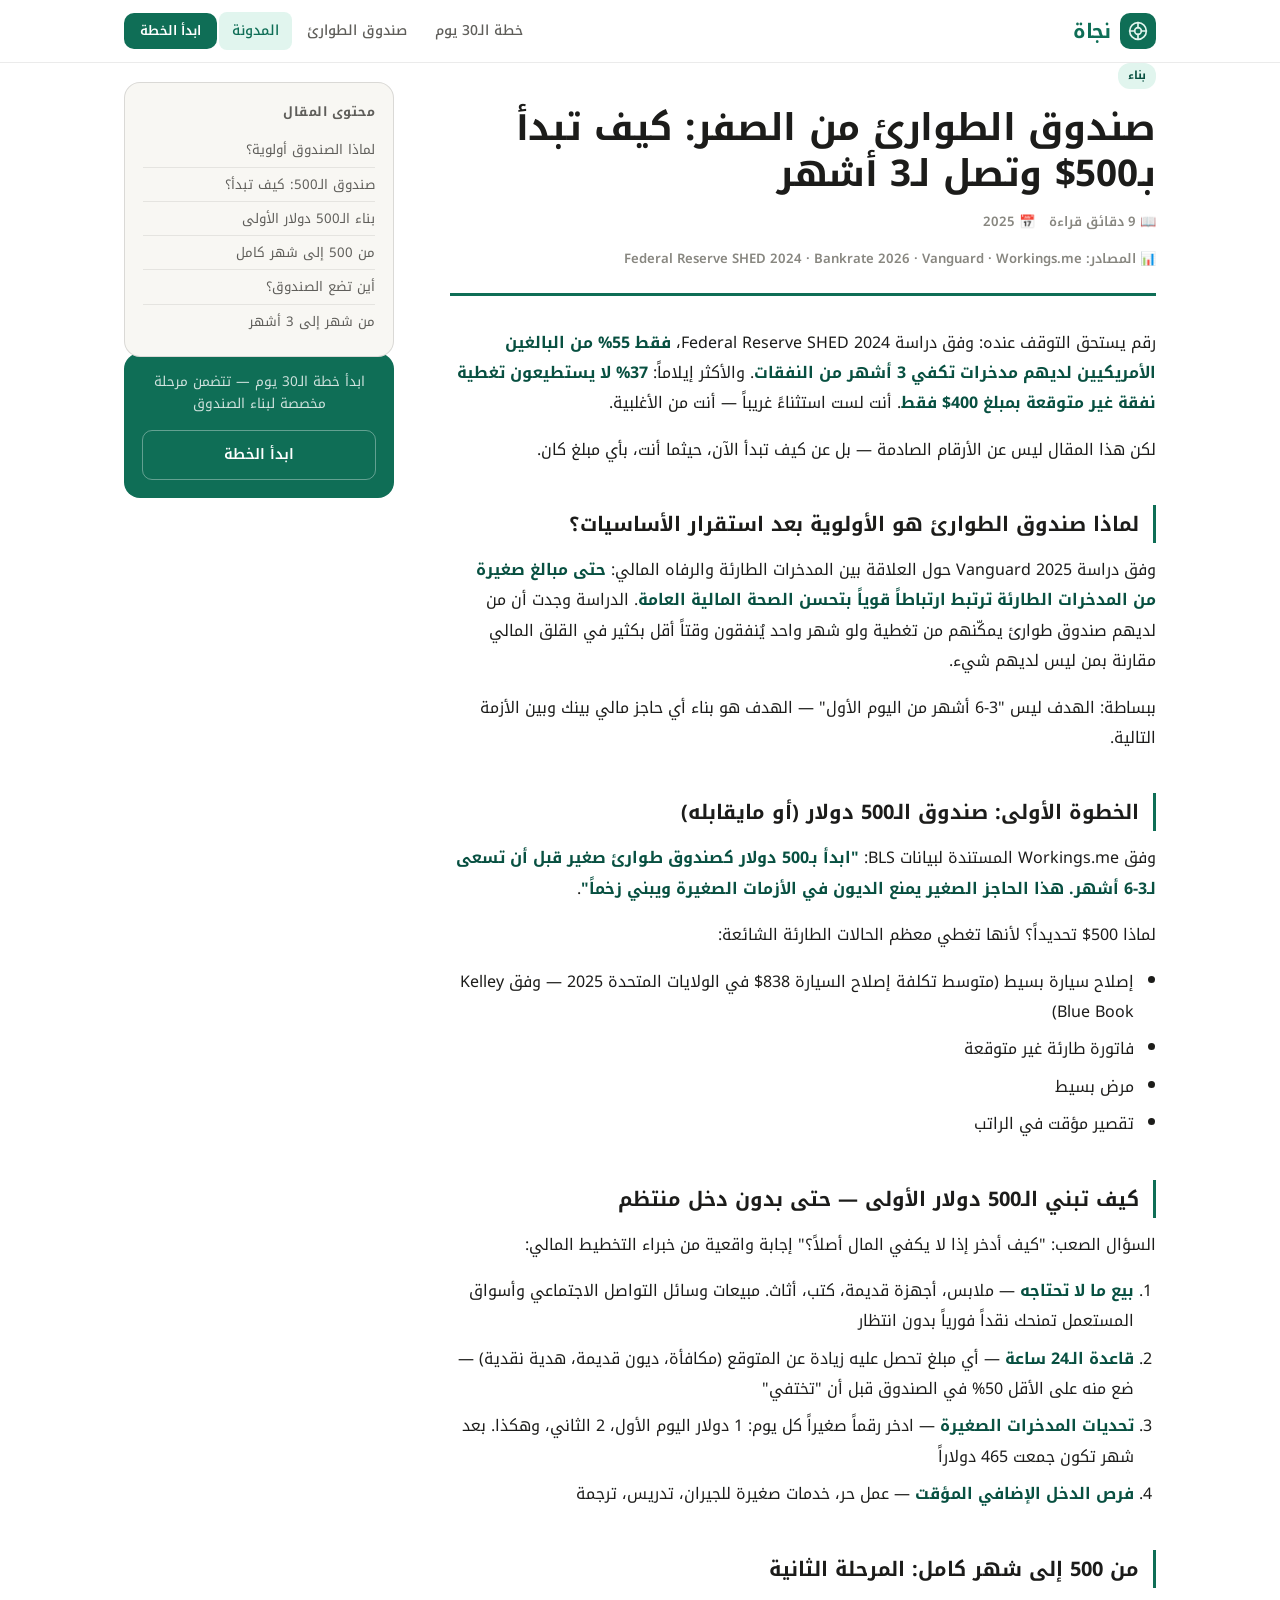
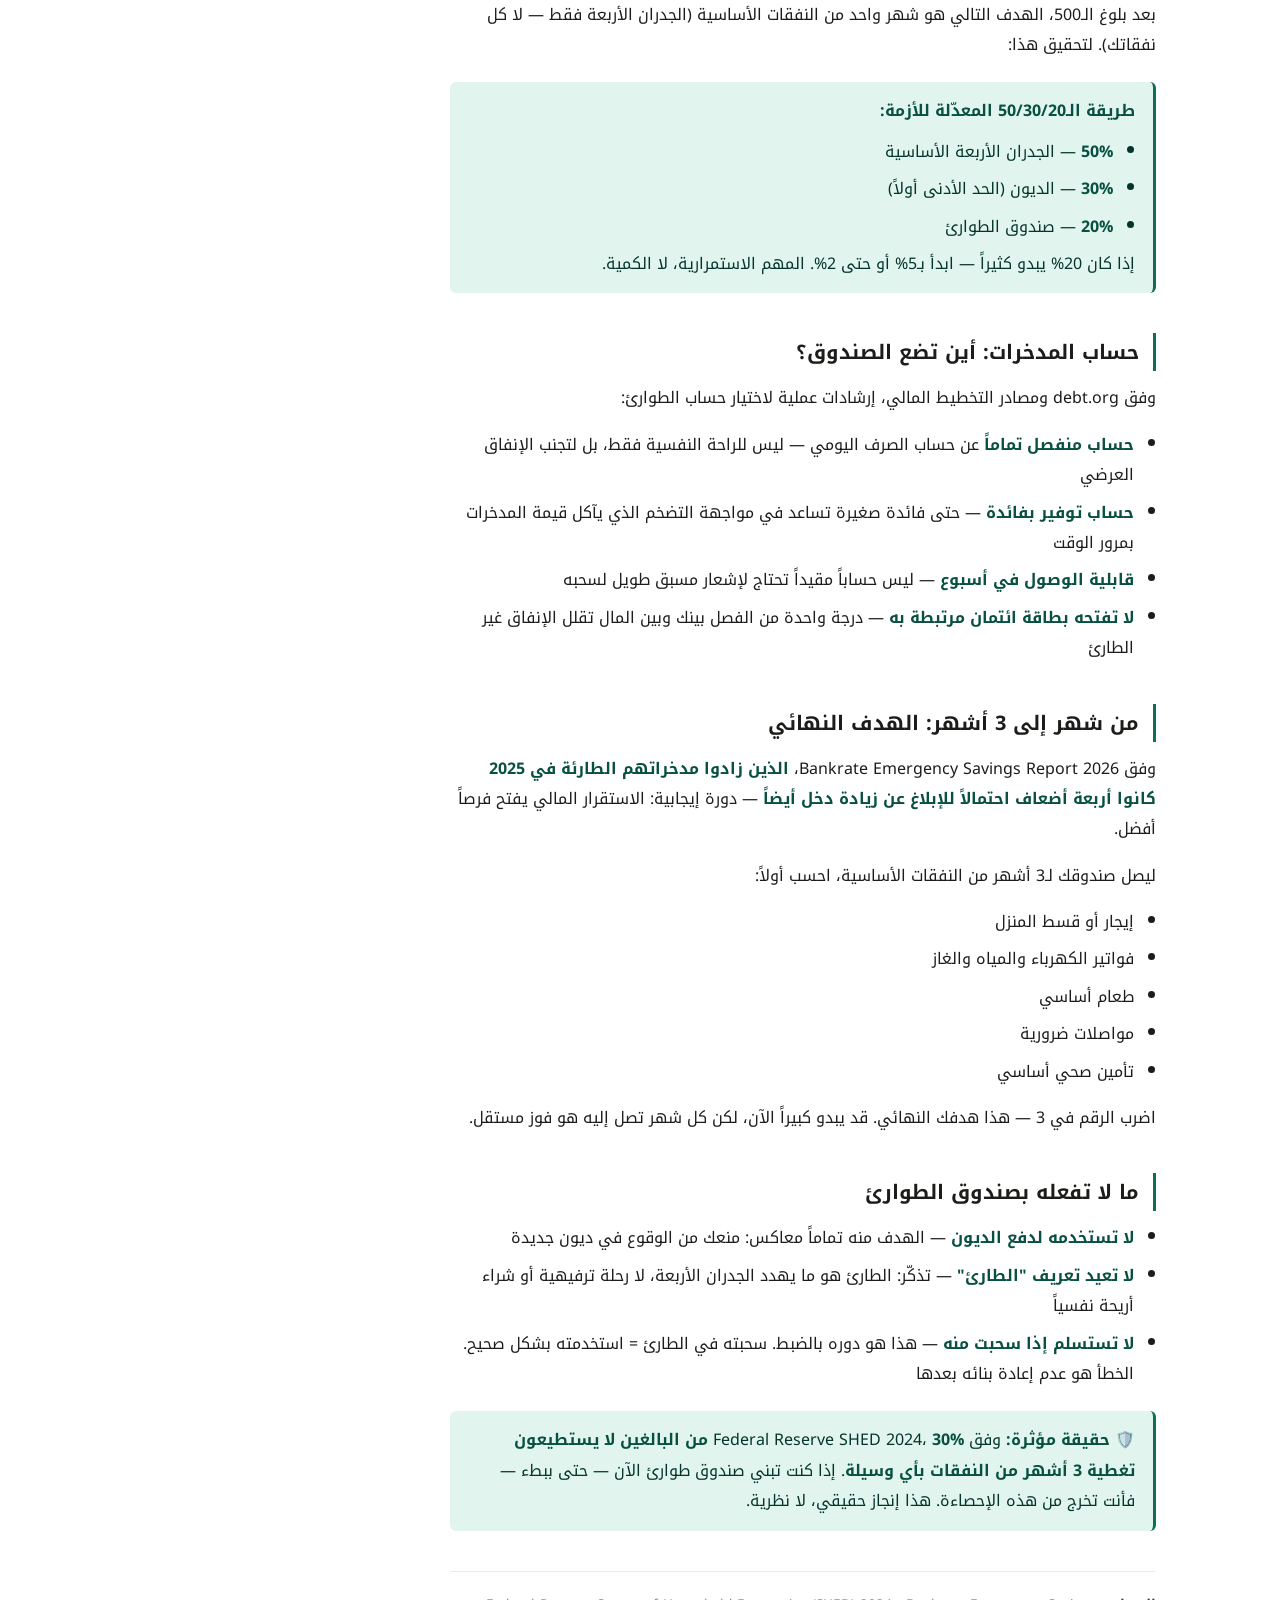
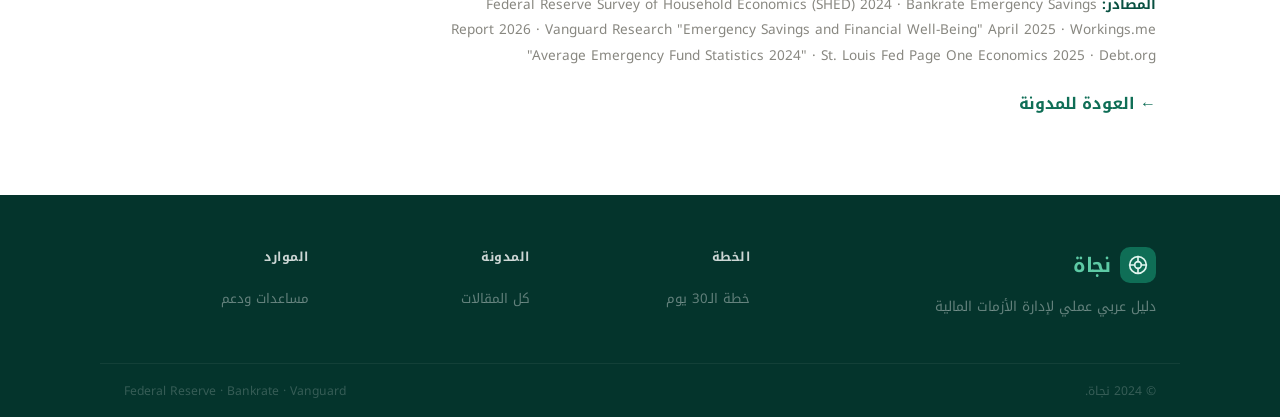
<file: blog/emergency-fund-from-zero.html>
<!DOCTYPE html>
<html lang="ar" dir="rtl">
<head>
  <meta charset="UTF-8">
  <meta name="viewport" content="width=device-width, initial-scale=1.0">
  <title>صندوق الطوارئ من الصفر: كيف تبدأ بـ500$ وتصل لـ3 أشهر | نجاة</title>
  <meta name="description" content="فقط 55% لديهم مدخرات تكفي 3 أشهر وفق Federal Reserve 2024. هذا الدليل يشرح كيف تبدأ ببناء صندوق طوارئ حتى في أحلك الظروف — خطوة واحدة في وقت واحد.">
  <meta name="keywords" content="صندوق طوارئ, مدخرات طارئة, بناء مدخرات من الصفر, مدخرات الأزمة">
  <link rel="canonical" href="https://najat.github.io/blog/emergency-fund-from-zero.html">
  <script type="application/ld+json">
  {
    "@context": "https://schema.org",
    "@type": "Article",
    "headline": "صندوق الطوارئ من الصفر: كيف تبدأ بـ500$ وتصل لـ3 أشهر",
    "author": { "@type": "Organization", "name": "نجاة" },
    "datePublished": "2025-02-05",
    "inLanguage": "ar"
  }
  </script>
  <link rel="preconnect" href="https://fonts.googleapis.com">
  <link rel="preconnect" href="https://fonts.gstatic.com" crossorigin>
  <link href="https://fonts.googleapis.com/css2?family=Noto+Kufi+Arabic:wght@300;400;500;600;700;900&display=swap" rel="stylesheet">
  <link rel="stylesheet" href="../css/style.css">
</head>
<body>
  <nav class="nav" id="nav">
    <div class="nav-inner">
      <a href="../index.html" class="nav-logo">
        <div class="logo-mark"><svg viewBox="0 0 24 24" fill="none" stroke="#E1F5EE" stroke-width="2" stroke-linecap="round"><circle cx="12" cy="12" r="10"/><circle cx="12" cy="12" r="4"/><line x1="12" y1="2" x2="12" y2="8"/><line x1="12" y1="16" x2="12" y2="22"/><line x1="2" y1="12" x2="8" y2="12"/><line x1="16" y1="12" x2="22" y2="12"/></svg></div>
        <span class="logo-wordmark">نجاة</span>
      </a>
      <div class="nav-links">
        <a href="../plan.html" class="nav-link">خطة الـ30 يوم</a>
        <a href="../emergency-fund.html" class="nav-link">صندوق الطوارئ</a>
        <a href="index.html" class="nav-link active">المدونة</a>
        <a href="../plan.html" class="btn btn-primary btn-sm">ابدأ الخطة</a>
      </div>
      <button class="hamburger" id="hamburger"><span></span><span></span><span></span></button>
    </div>
    <div class="mobile-menu" id="mobileMenu">
      <a href="../plan.html">خطة الـ30 يوم</a><a href="index.html">المدونة</a>
    </div>
  </nav>

  <main>
  <div class="article-layout">
    <article class="article-content">
      <span class="blog-tag tag-g" style="margin-bottom:16px; display:inline-block;">بناء</span>
      <h1>صندوق الطوارئ من الصفر: كيف تبدأ بـ500$ وتصل لـ3 أشهر</h1>
      <div class="article-meta">
        <span>📖 9 دقائق قراءة</span>
        <span>📅 2025</span>
        <span>📊 المصادر: Federal Reserve SHED 2024 · Bankrate 2026 · Vanguard · Workings.me</span>
      </div>

      <div class="article-body">
        <p>رقم يستحق التوقف عنده: وفق دراسة Federal Reserve SHED 2024، <strong>فقط 55% من البالغين الأمريكيين لديهم مدخرات تكفي 3 أشهر من النفقات</strong>. والأكثر إيلاماً: <strong>37% لا يستطيعون تغطية نفقة غير متوقعة بمبلغ 400$ فقط</strong>. أنت لست استثناءً غريباً — أنت من الأغلبية.</p>

        <p>لكن هذا المقال ليس عن الأرقام الصادمة — بل عن كيف تبدأ الآن، حيثما أنت، بأي مبلغ كان.</p>

        <h2>لماذا صندوق الطوارئ هو الأولوية بعد استقرار الأساسيات؟</h2>
        <p>وفق دراسة Vanguard 2025 حول العلاقة بين المدخرات الطارئة والرفاه المالي: <strong>حتى مبالغ صغيرة من المدخرات الطارئة ترتبط ارتباطاً قوياً بتحسن الصحة المالية العامة</strong>. الدراسة وجدت أن من لديهم صندوق طوارئ يمكّنهم من تغطية ولو شهر واحد يُنفقون وقتاً أقل بكثير في القلق المالي مقارنة بمن ليس لديهم شيء.</p>

        <p>ببساطة: الهدف ليس "3-6 أشهر من اليوم الأول" — الهدف هو بناء أي حاجز مالي بينك وبين الأزمة التالية.</p>

        <h2>الخطوة الأولى: صندوق الـ500 دولار (أو مايقابله)</h2>
        <p>وفق Workings.me المستندة لبيانات BLS: <strong>"ابدأ بـ500 دولار كصندوق طوارئ صغير قبل أن تسعى لـ3-6 أشهر. هذا الحاجز الصغير يمنع الديون في الأزمات الصغيرة ويبني زخماً"</strong>.</p>

        <p>لماذا 500$ تحديداً؟ لأنها تغطي معظم الحالات الطارئة الشائعة:</p>
        <ul>
          <li>إصلاح سيارة بسيط (متوسط تكلفة إصلاح السيارة 838$ في الولايات المتحدة 2025 — وفق Kelley Blue Book)</li>
          <li>فاتورة طارئة غير متوقعة</li>
          <li>مرض بسيط</li>
          <li>تقصير مؤقت في الراتب</li>
        </ul>

        <h2>كيف تبني الـ500 دولار الأولى — حتى بدون دخل منتظم</h2>
        <p>السؤال الصعب: "كيف أدخر إذا لا يكفي المال أصلاً؟" إجابة واقعية من خبراء التخطيط المالي:</p>

        <ol>
          <li><strong>بيع ما لا تحتاجه</strong> — ملابس، أجهزة قديمة، كتب، أثاث. مبيعات وسائل التواصل الاجتماعي وأسواق المستعمل تمنحك نقداً فورياً بدون انتظار</li>
          <li><strong>قاعدة الـ24 ساعة</strong> — أي مبلغ تحصل عليه زيادة عن المتوقع (مكافأة، ديون قديمة، هدية نقدية) — ضع منه على الأقل 50% في الصندوق قبل أن "تختفي"</li>
          <li><strong>تحديات المدخرات الصغيرة</strong> — ادخر رقماً صغيراً كل يوم: 1 دولار اليوم الأول، 2 الثاني، وهكذا. بعد شهر تكون جمعت 465 دولاراً</li>
          <li><strong>فرص الدخل الإضافي المؤقت</strong> — عمل حر، خدمات صغيرة للجيران، تدريس، ترجمة</li>
        </ol>

        <h2>من 500 إلى شهر كامل: المرحلة الثانية</h2>
        <p>بعد بلوغ الـ500، الهدف التالي هو شهر واحد من النفقات الأساسية (الجدران الأربعة فقط — لا كل نفقاتك). لتحقيق هذا:</p>

        <div class="callout">
          <strong>طريقة الـ50/30/20 المعدّلة للأزمة:</strong>
          <ul style="margin:10px 0 0;">
            <li><strong>50%</strong> — الجدران الأربعة الأساسية</li>
            <li><strong>30%</strong> — الديون (الحد الأدنى أولاً)</li>
            <li><strong>20%</strong> — صندوق الطوارئ</li>
          </ul>
          إذا كان 20% يبدو كثيراً — ابدأ بـ5% أو حتى 2%. المهم الاستمرارية، لا الكمية.
        </div>

        <h2>حساب المدخرات: أين تضع الصندوق؟</h2>
        <p>وفق debt.org ومصادر التخطيط المالي، إرشادات عملية لاختيار حساب الطوارئ:</p>
        <ul>
          <li><strong>حساب منفصل تماماً</strong> عن حساب الصرف اليومي — ليس للراحة النفسية فقط، بل لتجنب الإنفاق العرضي</li>
          <li><strong>حساب توفير بفائدة</strong> — حتى فائدة صغيرة تساعد في مواجهة التضخم الذي يآكل قيمة المدخرات بمرور الوقت</li>
          <li><strong>قابلية الوصول في أسبوع</strong> — ليس حساباً مقيداً تحتاج لإشعار مسبق طويل لسحبه</li>
          <li><strong>لا تفتحه بطاقة ائتمان مرتبطة به</strong> — درجة واحدة من الفصل بينك وبين المال تقلل الإنفاق غير الطارئ</li>
        </ul>

        <h2>من شهر إلى 3 أشهر: الهدف النهائي</h2>
        <p>وفق Bankrate Emergency Savings Report 2026، <strong>الذين زادوا مدخراتهم الطارئة في 2025 كانوا أربعة أضعاف احتمالاً للإبلاغ عن زيادة دخل أيضاً</strong> — دورة إيجابية: الاستقرار المالي يفتح فرصاً أفضل.</p>

        <p>ليصل صندوقك لـ3 أشهر من النفقات الأساسية، احسب أولاً:</p>
        <ul>
          <li>إيجار أو قسط المنزل</li>
          <li>فواتير الكهرباء والمياه والغاز</li>
          <li>طعام أساسي</li>
          <li>مواصلات ضرورية</li>
          <li>تأمين صحي أساسي</li>
        </ul>
        <p>اضرب الرقم في 3 — هذا هدفك النهائي. قد يبدو كبيراً الآن، لكن كل شهر تصل إليه هو فوز مستقل.</p>

        <h2>ما لا تفعله بصندوق الطوارئ</h2>
        <ul>
          <li><strong>لا تستخدمه لدفع الديون</strong> — الهدف منه تماماً معاكس: منعك من الوقوع في ديون جديدة</li>
          <li><strong>لا تعيد تعريف "الطارئ"</strong> — تذكّر: الطارئ هو ما يهدد الجدران الأربعة، لا رحلة ترفيهية أو شراء أريحة نفسياً</li>
          <li><strong>لا تستسلم إذا سحبت منه</strong> — هذا هو دوره بالضبط. سحبته في الطارئ = استخدمته بشكل صحيح. الخطأ هو عدم إعادة بنائه بعدها</li>
        </ul>

        <div class="callout">
          <strong>🛡️ حقيقة مؤثرة:</strong> وفق Federal Reserve SHED 2024، <strong>30% من البالغين لا يستطيعون تغطية 3 أشهر من النفقات بأي وسيلة</strong>. إذا كنت تبني صندوق طوارئ الآن — حتى ببطء — فأنت تخرج من هذه الإحصاءة. هذا إنجاز حقيقي، لا نظرية.
        </div>

        <p style="margin-top:40px; font-size:0.85rem; color:var(--subtle); padding-top:20px; border-top:1px solid var(--border);">
          <strong>المصادر:</strong> Federal Reserve Survey of Household Economics (SHED) 2024 · Bankrate Emergency Savings Report 2026 · Vanguard Research "Emergency Savings and Financial Well-Being" April 2025 · Workings.me "Average Emergency Fund Statistics 2024" · St. Louis Fed Page One Economics 2025 · Debt.org
        </p>
        <p style="margin-top:20px;"><a href="index.html" style="color:var(--g600); font-weight:700;">← العودة للمدونة</a></p>
      </div>
    </article>

    <aside class="article-sidebar">
      <div class="sidebar-box">
        <h4>محتوى المقال</h4>
        <a href="#" class="toc-link">لماذا الصندوق أولوية؟</a>
        <a href="#" class="toc-link">صندوق الـ500: كيف تبدأ؟</a>
        <a href="#" class="toc-link">بناء الـ500 دولار الأولى</a>
        <a href="#" class="toc-link">من 500 إلى شهر كامل</a>
        <a href="#" class="toc-link">أين تضع الصندوق؟</a>
        <a href="#" class="toc-link">من شهر إلى 3 أشهر</a>
      </div>
      <div class="sidebar-cta">
        <p>ابدأ خطة الـ30 يوم — تتضمن مرحلة مخصصة لبناء الصندوق</p>
        <a href="../plan.html" class="btn btn-outline" style="color:#fff; border-color:rgba(255,255,255,0.35); width:100%; justify-content:center; margin-top:4px;">ابدأ الخطة</a>
      </div>
    </aside>
  </div>
  </main>

  <footer class="footer">
    <div class="footer-inner">
      <div class="footer-brand"><div class="nav-logo"><div class="logo-mark"><svg viewBox="0 0 24 24" fill="none" stroke="#E1F5EE" stroke-width="2" stroke-linecap="round"><circle cx="12" cy="12" r="10"/><circle cx="12" cy="12" r="4"/><line x1="12" y1="2" x2="12" y2="8"/><line x1="12" y1="16" x2="12" y2="22"/><line x1="2" y1="12" x2="8" y2="12"/><line x1="16" y1="12" x2="22" y2="12"/></svg></div><span class="logo-wordmark">نجاة</span></div><p>دليل عربي عملي لإدارة الأزمات المالية</p></div>
      <div class="footer-col"><h4>الخطة</h4><a href="../plan.html">خطة الـ30 يوم</a></div>
      <div class="footer-col"><h4>المدونة</h4><a href="index.html">كل المقالات</a></div>
      <div class="footer-col"><h4>الموارد</h4><a href="../resources.html">مساعدات ودعم</a></div>
    </div>
    <div class="footer-bottom"><span>© 2024 نجاة.</span><span>Federal Reserve · Bankrate · Vanguard</span></div>
  </footer>
  <script src="../js/main.js"></script>
</body>
</html>
</file>
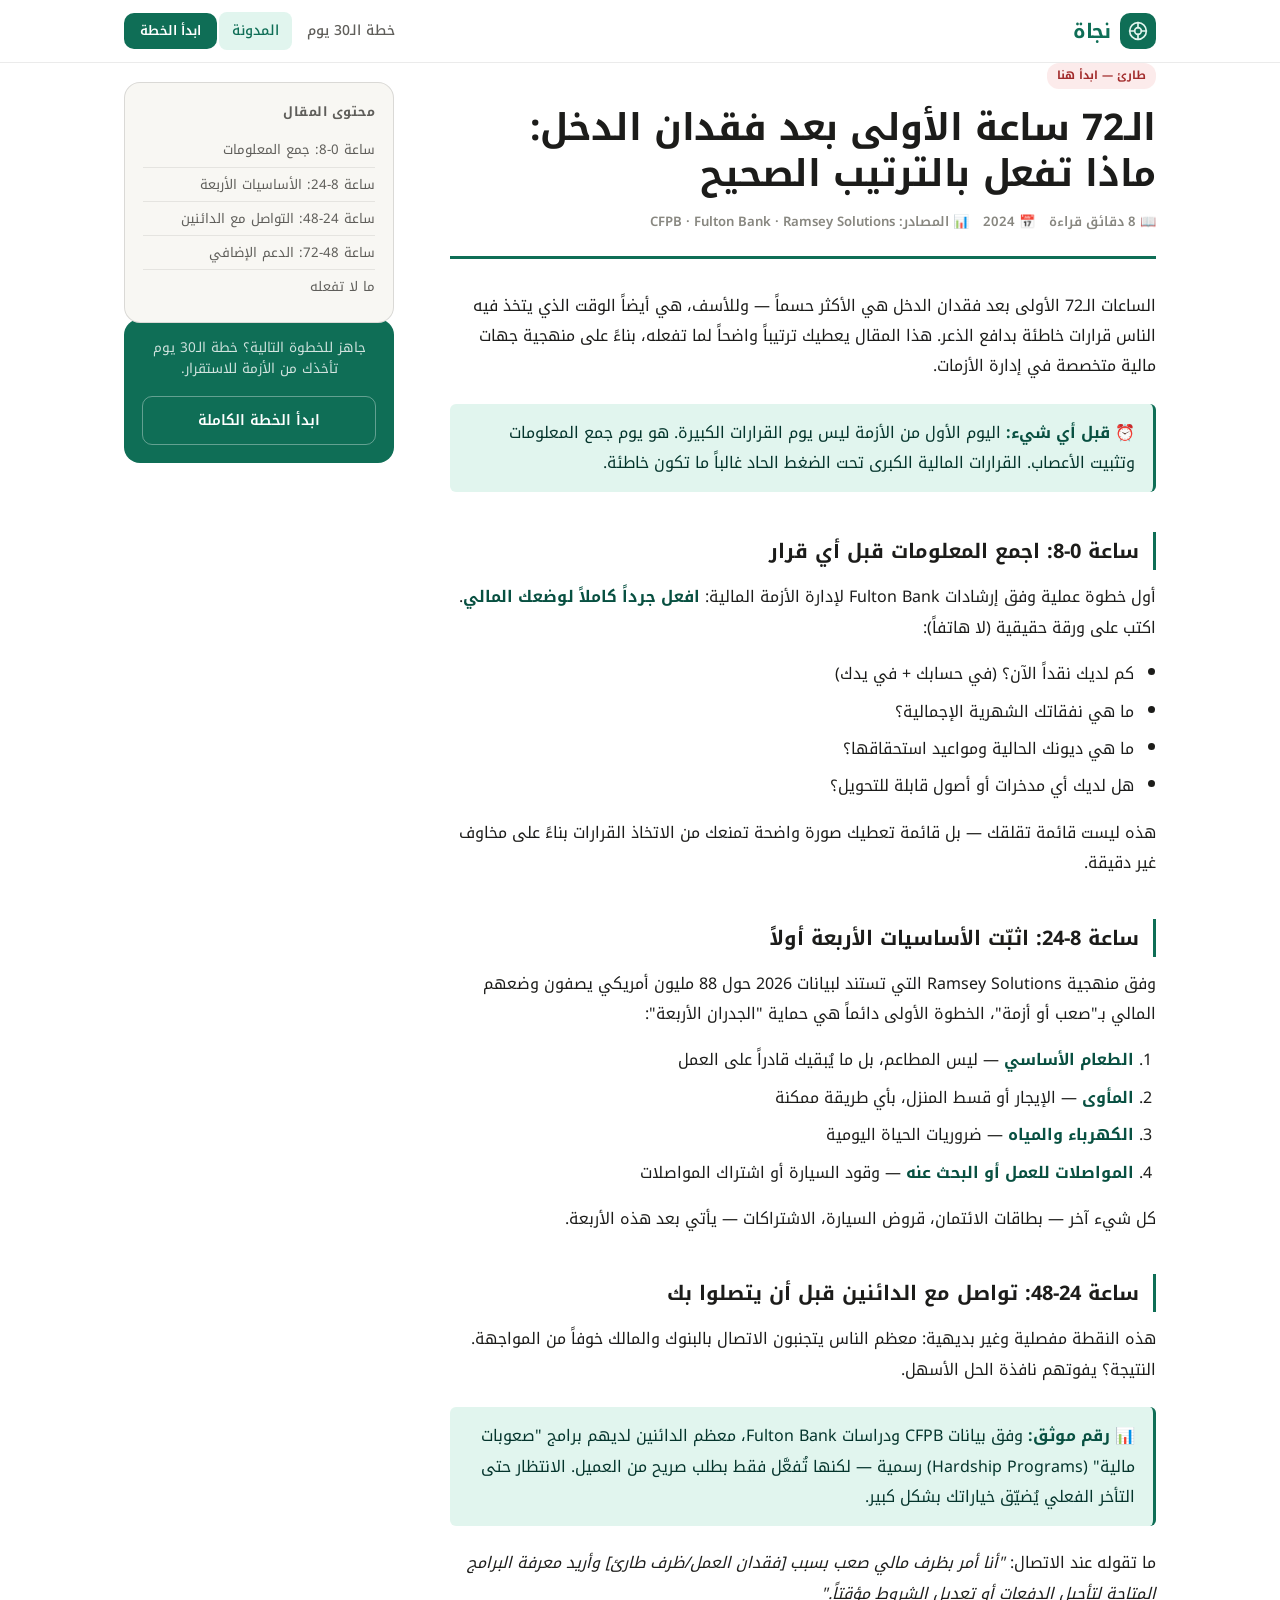
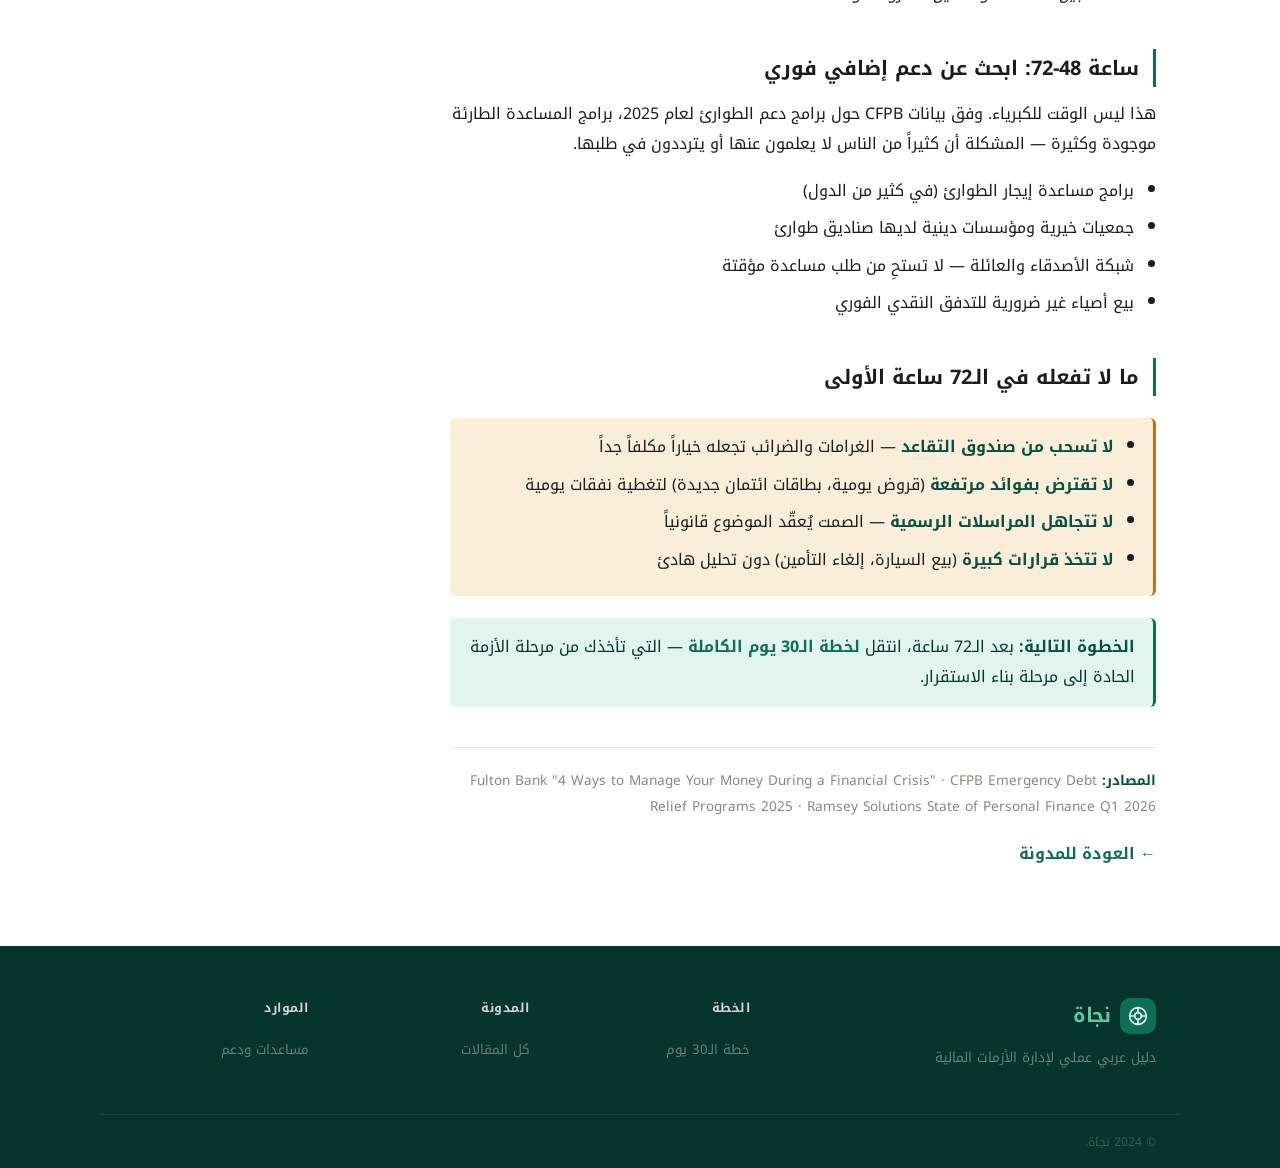
<file: blog/first-72-hours.html>
<!DOCTYPE html>
<html lang="ar" dir="rtl">
<head>
  <meta charset="UTF-8"><meta name="viewport" content="width=device-width, initial-scale=1.0">
  <title>الـ72 ساعة الأولى بعد فقدان الدخل | نجاة</title>
  <meta name="description" content="دليل مرتّب خطوة بخطوة للـ72 ساعة الأولى بعد فقدان الدخل — قرارات صحيحة في الوقت الصحيح مستندة لبيانات CFPB وFulton Bank.">
  <meta name="keywords" content="فقدان العمل ماذا أفعل, أزمة مالية مفاجئة, خطوات فقدان الدخل">
  <link rel="canonical" href="https://najat.github.io/blog/first-72-hours.html">
  <script type="application/ld+json">{"@context":"https://schema.org","@type":"HowTo","name":"ماذا تفعل في الـ72 ساعة الأولى بعد فقدان الدخل","step":[{"@type":"HowToStep","name":"لا تتخذ قرارات مالية كبيرة اليوم الأول"},{"@type":"HowToStep","name":"احسب ما عندك الآن"},{"@type":"HowToStep","name":"حدّد نفقاتك الأساسية"},{"@type":"HowToStep","name":"تواصل مع الدائنين"},{"@type":"HowToStep","name":"ابحث عن مصادر دعم فورية"}],"inLanguage":"ar"}</script>
  <link rel="preconnect" href="https://fonts.googleapis.com"><link rel="preconnect" href="https://fonts.gstatic.com" crossorigin>
  <link href="https://fonts.googleapis.com/css2?family=Noto+Kufi+Arabic:wght@300;400;500;600;700;900&display=swap" rel="stylesheet">
  <link rel="stylesheet" href="../css/style.css">
</head>
<body>
  <nav class="nav" id="nav">
    <div class="nav-inner">
      <a href="../index.html" class="nav-logo"><div class="logo-mark"><svg viewBox="0 0 24 24" fill="none" stroke="#E1F5EE" stroke-width="2" stroke-linecap="round"><circle cx="12" cy="12" r="10"/><circle cx="12" cy="12" r="4"/><line x1="12" y1="2" x2="12" y2="8"/><line x1="12" y1="16" x2="12" y2="22"/><line x1="2" y1="12" x2="8" y2="12"/><line x1="16" y1="12" x2="22" y2="12"/></svg></div><span class="logo-wordmark">نجاة</span></a>
      <div class="nav-links"><a href="../plan.html" class="nav-link">خطة الـ30 يوم</a><a href="index.html" class="nav-link active">المدونة</a><a href="../plan.html" class="btn btn-primary btn-sm">ابدأ الخطة</a></div>
      <button class="hamburger" id="hamburger"><span></span><span></span><span></span></button>
    </div>
    <div class="mobile-menu" id="mobileMenu"><a href="../plan.html">خطة الـ30 يوم</a><a href="index.html">المدونة</a></div>
  </nav>

  <main>
  <div class="article-layout">
    <article class="article-content">
      <span class="blog-tag tag-d" style="margin-bottom:16px; display:inline-block;">طارئ — ابدأ هنا</span>
      <h1>الـ72 ساعة الأولى بعد فقدان الدخل: ماذا تفعل بالترتيب الصحيح</h1>
      <div class="article-meta">
        <span>📖 8 دقائق قراءة</span><span>📅 2024</span>
        <span>📊 المصادر: CFPB · Fulton Bank · Ramsey Solutions</span>
      </div>

      <div class="article-body">
        <p>الساعات الـ72 الأولى بعد فقدان الدخل هي الأكثر حسماً — وللأسف، هي أيضاً الوقت الذي يتخذ فيه الناس قرارات خاطئة بدافع الذعر. هذا المقال يعطيك ترتيباً واضحاً لما تفعله، بناءً على منهجية جهات مالية متخصصة في إدارة الأزمات.</p>

        <div class="callout">
          <strong>⏰ قبل أي شيء:</strong> اليوم الأول من الأزمة ليس يوم القرارات الكبيرة. هو يوم جمع المعلومات وتثبيت الأعصاب. القرارات المالية الكبرى تحت الضغط الحاد غالباً ما تكون خاطئة.
        </div>

        <h2>ساعة 0-8: اجمع المعلومات قبل أي قرار</h2>
        <p>أول خطوة عملية وفق إرشادات Fulton Bank لإدارة الأزمة المالية: <strong>افعل جرداً كاملاً لوضعك المالي</strong>. اكتب على ورقة حقيقية (لا هاتفاً):</p>
        <ul>
          <li>كم لديك نقداً الآن؟ (في حسابك + في يدك)</li>
          <li>ما هي نفقاتك الشهرية الإجمالية؟</li>
          <li>ما هي ديونك الحالية ومواعيد استحقاقها؟</li>
          <li>هل لديك أي مدخرات أو أصول قابلة للتحويل؟</li>
        </ul>
        <p>هذه ليست قائمة تقلقك — بل قائمة تعطيك صورة واضحة تمنعك من الاتخاذ القرارات بناءً على مخاوف غير دقيقة.</p>

        <h2>ساعة 8-24: اثبّت الأساسيات الأربعة أولاً</h2>
        <p>وفق منهجية Ramsey Solutions التي تستند لبيانات 2026 حول 88 مليون أمريكي يصفون وضعهم المالي بـ"صعب أو أزمة"، الخطوة الأولى دائماً هي حماية "الجدران الأربعة":</p>
        <ol>
          <li><strong>الطعام الأساسي</strong> — ليس المطاعم، بل ما يُبقيك قادراً على العمل</li>
          <li><strong>المأوى</strong> — الإيجار أو قسط المنزل، بأي طريقة ممكنة</li>
          <li><strong>الكهرباء والمياه</strong> — ضروريات الحياة اليومية</li>
          <li><strong>المواصلات للعمل أو البحث عنه</strong> — وقود السيارة أو اشتراك المواصلات</li>
        </ol>
        <p>كل شيء آخر — بطاقات الائتمان، قروض السيارة، الاشتراكات — يأتي بعد هذه الأربعة.</p>

        <h2>ساعة 24-48: تواصل مع الدائنين قبل أن يتصلوا بك</h2>
        <p>هذه النقطة مفصلية وغير بديهية: معظم الناس يتجنبون الاتصال بالبنوك والمالك خوفاً من المواجهة. النتيجة؟ يفوتهم نافذة الحل الأسهل.</p>

        <div class="callout">
          <strong>📊 رقم موثق:</strong> وفق بيانات CFPB ودراسات Fulton Bank، معظم الدائنين لديهم برامج "صعوبات مالية" (Hardship Programs) رسمية — لكنها تُفعَّل فقط بطلب صريح من العميل. الانتظار حتى التأخر الفعلي يُضيّق خياراتك بشكل كبير.
        </div>

        <p>ما تقوله عند الاتصال: <em>"أنا أمر بظرف مالي صعب بسبب [فقدان العمل/ظرف طارئ] وأريد معرفة البرامج المتاحة لتأجيل الدفعات أو تعديل الشروط مؤقتاً."</em></p>

        <h2>ساعة 48-72: ابحث عن دعم إضافي فوري</h2>
        <p>هذا ليس الوقت للكبرياء. وفق بيانات CFPB حول برامج دعم الطوارئ لعام 2025، برامج المساعدة الطارئة موجودة وكثيرة — المشكلة أن كثيراً من الناس لا يعلمون عنها أو يترددون في طلبها.</p>
        <ul>
          <li>برامج مساعدة إيجار الطوارئ (في كثير من الدول)</li>
          <li>جمعيات خيرية ومؤسسات دينية لديها صناديق طوارئ</li>
          <li>شبكة الأصدقاء والعائلة — لا تستحِ من طلب مساعدة مؤقتة</li>
          <li>بيع أصياء غير ضرورية للتدفق النقدي الفوري</li>
        </ul>

        <h2>ما لا تفعله في الـ72 ساعة الأولى</h2>
        <div class="warn-box">
          <ul style="margin:0;">
            <li><strong>لا تسحب من صندوق التقاعد</strong> — الغرامات والضرائب تجعله خياراً مكلفاً جداً</li>
            <li><strong>لا تقترض بفوائد مرتفعة</strong> (قروض يومية، بطاقات ائتمان جديدة) لتغطية نفقات يومية</li>
            <li><strong>لا تتجاهل المراسلات الرسمية</strong> — الصمت يُعقّد الموضوع قانونياً</li>
            <li><strong>لا تتخذ قرارات كبيرة</strong> (بيع السيارة، إلغاء التأمين) دون تحليل هادئ</li>
          </ul>
        </div>

        <div class="callout">
          <strong>الخطوة التالية:</strong> بعد الـ72 ساعة، انتقل <a href="../plan.html" style="color:var(--g600); font-weight:700;">لخطة الـ30 يوم الكاملة</a> — التي تأخذك من مرحلة الأزمة الحادة إلى مرحلة بناء الاستقرار.
        </div>

        <p style="margin-top:40px; font-size:0.85rem; color:var(--subtle); padding-top:20px; border-top:1px solid var(--border);">
          <strong>المصادر:</strong> Fulton Bank "4 Ways to Manage Your Money During a Financial Crisis" · CFPB Emergency Debt Relief Programs 2025 · Ramsey Solutions State of Personal Finance Q1 2026
        </p>
        <p style="margin-top:20px;"><a href="index.html" style="color:var(--g600); font-weight:700;">← العودة للمدونة</a></p>
      </div>
    </article>

    <aside class="article-sidebar">
      <div class="sidebar-box">
        <h4>محتوى المقال</h4>
        <a href="#" class="toc-link">ساعة 0-8: جمع المعلومات</a>
        <a href="#" class="toc-link">ساعة 8-24: الأساسيات الأربعة</a>
        <a href="#" class="toc-link">ساعة 24-48: التواصل مع الدائنين</a>
        <a href="#" class="toc-link">ساعة 48-72: الدعم الإضافي</a>
        <a href="#" class="toc-link">ما لا تفعله</a>
      </div>
      <div class="sidebar-cta">
        <p>جاهز للخطوة التالية؟ خطة الـ30 يوم تأخذك من الأزمة للاستقرار.</p>
        <a href="../plan.html" class="btn btn-outline" style="color:#fff; border-color:rgba(255,255,255,0.35); width:100%; justify-content:center; margin-top:4px;">ابدأ الخطة الكاملة</a>
      </div>
    </aside>
  </div>
  </main>

  <footer class="footer">
    <div class="footer-inner">
      <div class="footer-brand"><div class="nav-logo"><div class="logo-mark"><svg viewBox="0 0 24 24" fill="none" stroke="#E1F5EE" stroke-width="2" stroke-linecap="round"><circle cx="12" cy="12" r="10"/><circle cx="12" cy="12" r="4"/><line x1="12" y1="2" x2="12" y2="8"/><line x1="12" y1="16" x2="12" y2="22"/><line x1="2" y1="12" x2="8" y2="12"/><line x1="16" y1="12" x2="22" y2="12"/></svg></div><span class="logo-wordmark">نجاة</span></div><p>دليل عربي عملي لإدارة الأزمات المالية</p></div>
      <div class="footer-col"><h4>الخطة</h4><a href="../plan.html">خطة الـ30 يوم</a></div>
      <div class="footer-col"><h4>المدونة</h4><a href="index.html">كل المقالات</a></div>
      <div class="footer-col"><h4>الموارد</h4><a href="../resources.html">مساعدات ودعم</a></div>
    </div>
    <div class="footer-bottom"><span>© 2024 نجاة.</span></div>
  </footer>
  <script src="../js/main.js"></script>
</body>
</html>
</file>
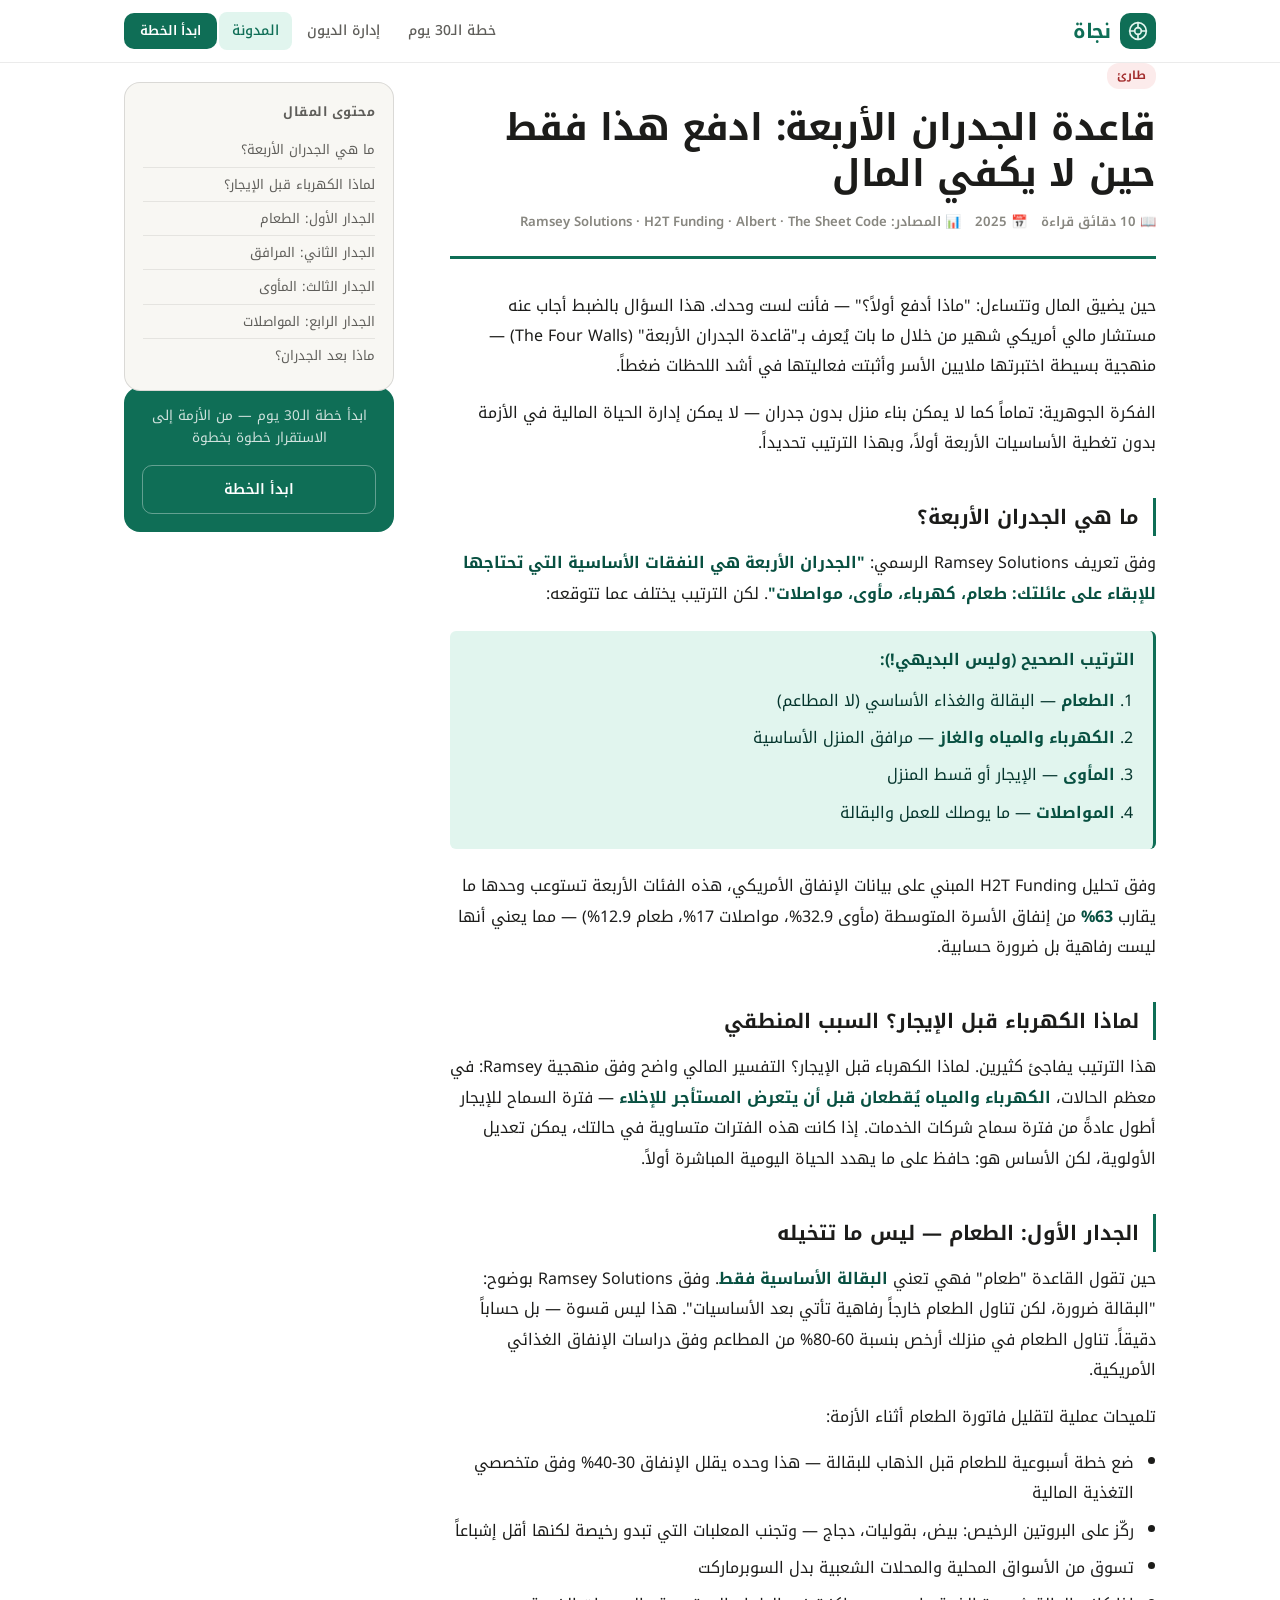
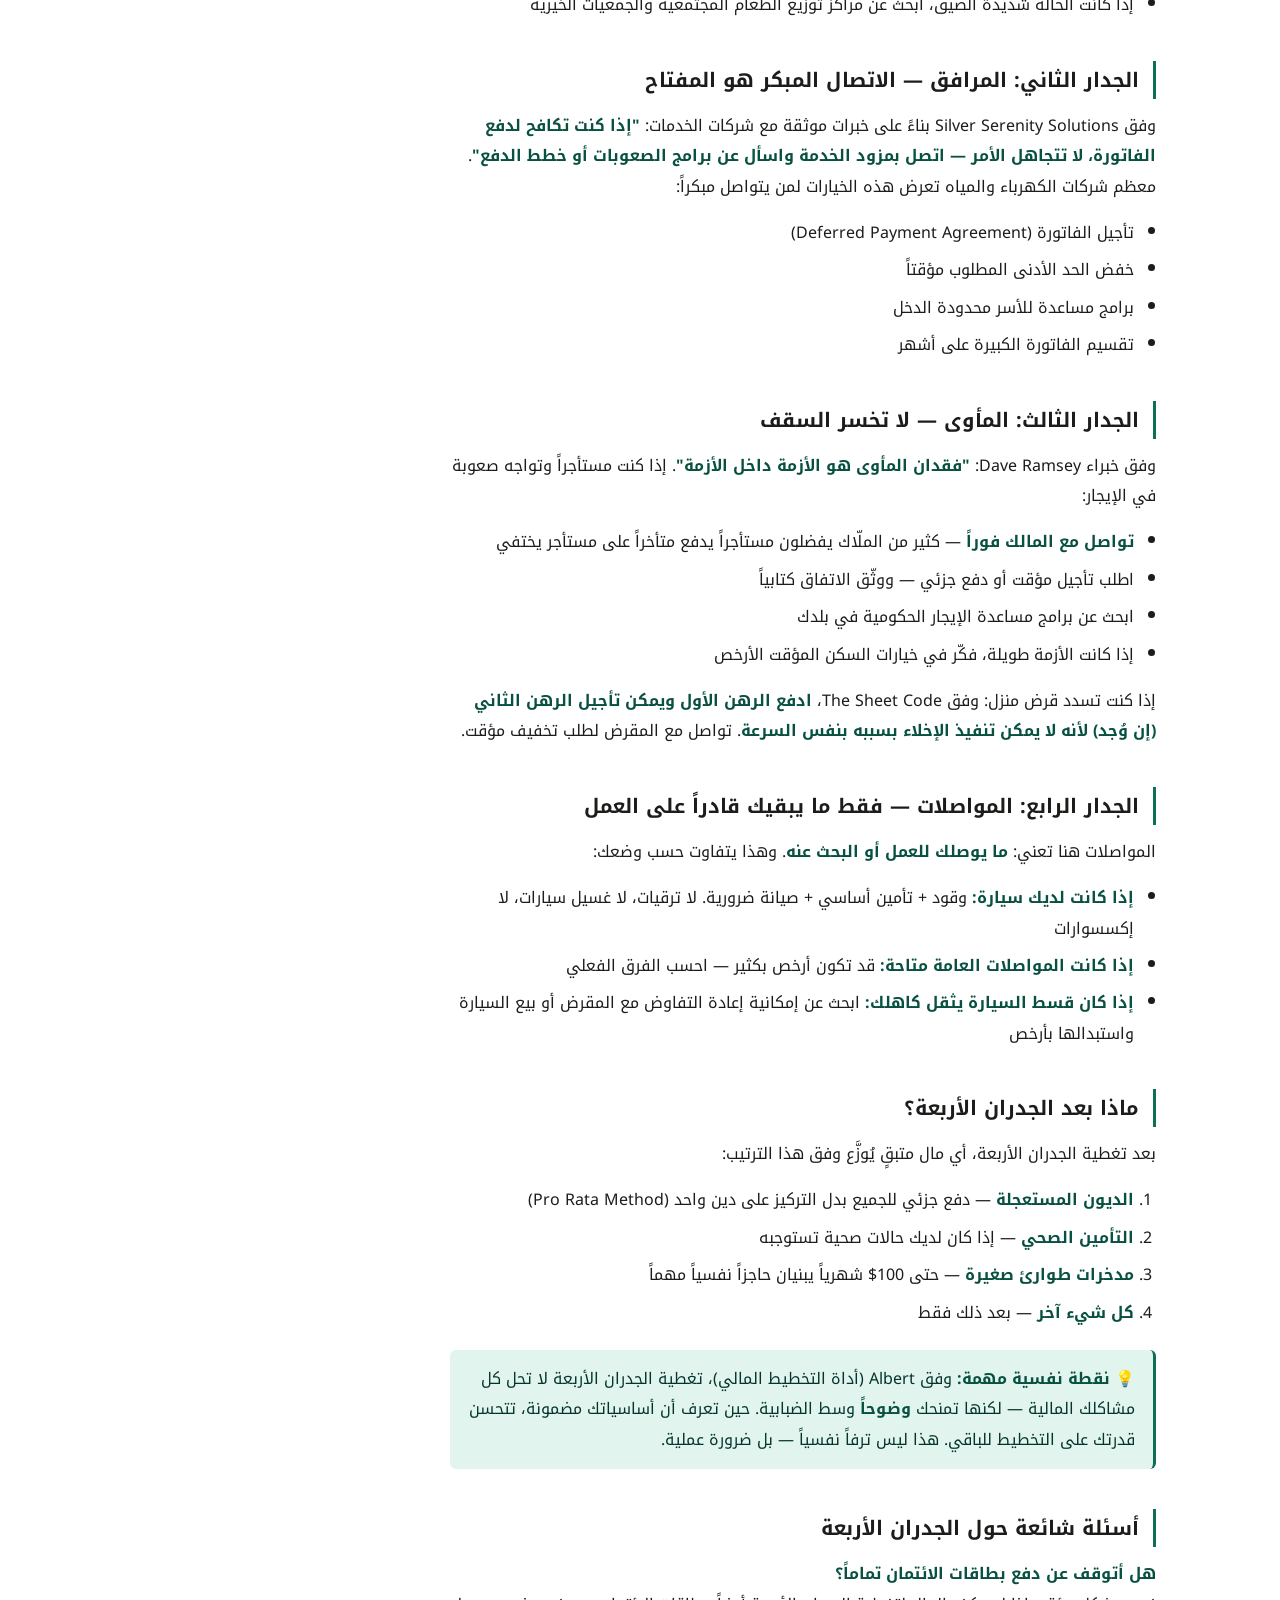
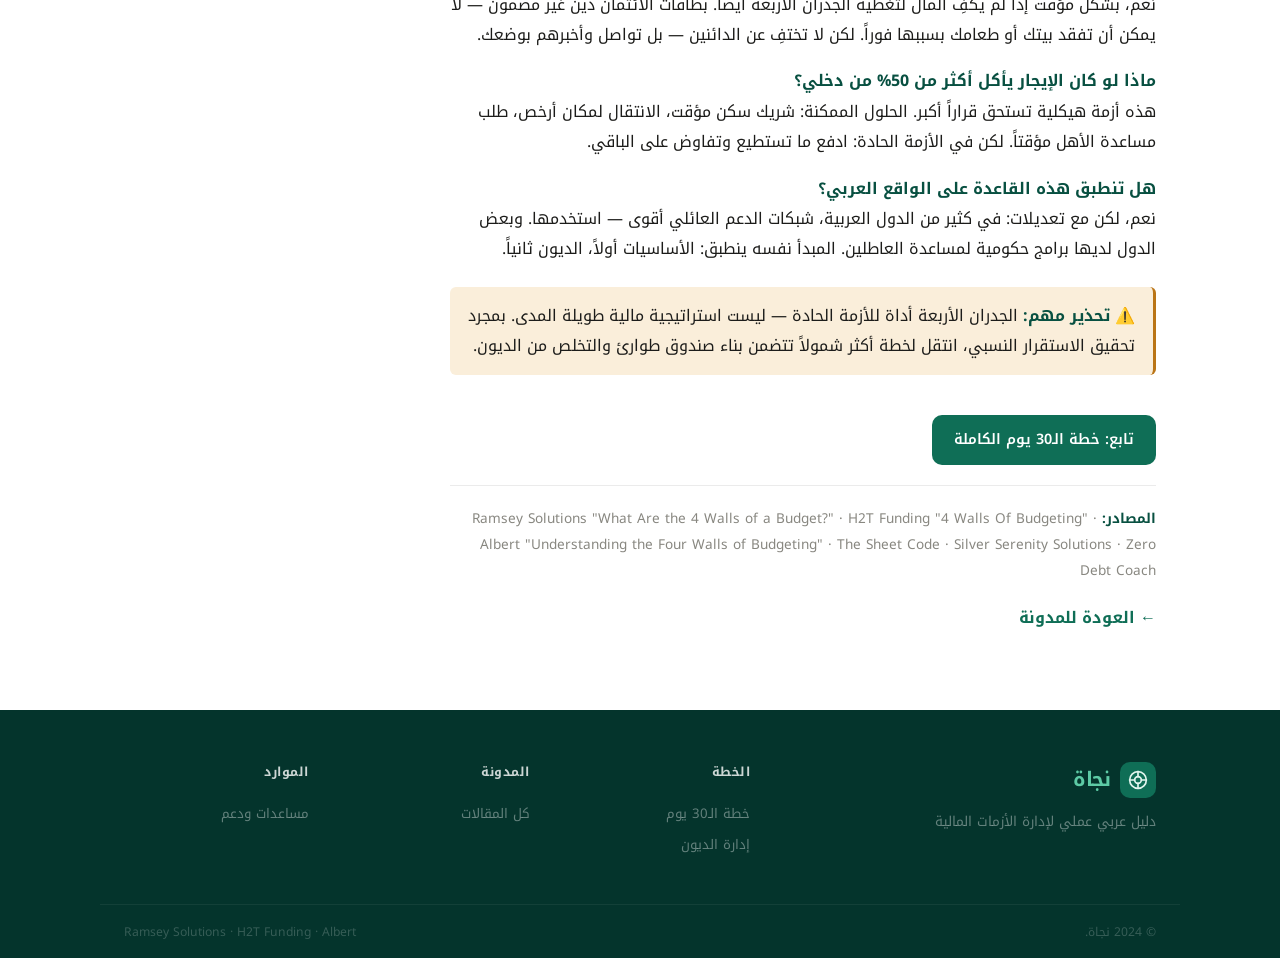
<file: blog/four-walls-method.html>
<!DOCTYPE html>
<html lang="ar" dir="rtl">
<head>
  <meta charset="UTF-8">
  <meta name="viewport" content="width=device-width, initial-scale=1.0">
  <title>قاعدة الجدران الأربعة: ادفع هذا فقط حين لا يكفي المال | نجاة</title>
  <meta name="description" content="الجدران الأربعة (طعام، كهرباء، مأوى، مواصلات) هي قاعدة Dave Ramsey التي أثبتت فعاليتها مع ملايين الأشخاص في الأزمة المالية. تعرف على الترتيب الصحيح وكيف تطبقها في الواقع العربي.">
  <meta name="keywords" content="الجدران الأربعة, ترتيب الأولويات المالية, ميزانية الأزمة, dave ramsey عربي">
  <link rel="canonical" href="https://najat.github.io/blog/four-walls-method.html">
  <script type="application/ld+json">
  {
    "@context": "https://schema.org",
    "@type": "Article",
    "headline": "قاعدة الجدران الأربعة: ادفع هذا فقط حين لا يكفي المال",
    "description": "شرح كامل لقاعدة الجدران الأربعة وكيفية تطبيقها في الأزمة المالية",
    "author": { "@type": "Organization", "name": "نجاة" },
    "datePublished": "2025-02-01",
    "inLanguage": "ar"
  }
  </script>
  <link rel="preconnect" href="https://fonts.googleapis.com">
  <link rel="preconnect" href="https://fonts.gstatic.com" crossorigin>
  <link href="https://fonts.googleapis.com/css2?family=Noto+Kufi+Arabic:wght@300;400;500;600;700;900&display=swap" rel="stylesheet">
  <link rel="stylesheet" href="../css/style.css">
</head>
<body>
  <nav class="nav" id="nav">
    <div class="nav-inner">
      <a href="../index.html" class="nav-logo">
        <div class="logo-mark"><svg viewBox="0 0 24 24" fill="none" stroke="#E1F5EE" stroke-width="2" stroke-linecap="round"><circle cx="12" cy="12" r="10"/><circle cx="12" cy="12" r="4"/><line x1="12" y1="2" x2="12" y2="8"/><line x1="12" y1="16" x2="12" y2="22"/><line x1="2" y1="12" x2="8" y2="12"/><line x1="16" y1="12" x2="22" y2="12"/></svg></div>
        <span class="logo-wordmark">نجاة</span>
      </a>
      <div class="nav-links">
        <a href="../plan.html" class="nav-link">خطة الـ30 يوم</a>
        <a href="../debts.html" class="nav-link">إدارة الديون</a>
        <a href="index.html" class="nav-link active">المدونة</a>
        <a href="../plan.html" class="btn btn-primary btn-sm">ابدأ الخطة</a>
      </div>
      <button class="hamburger" id="hamburger"><span></span><span></span><span></span></button>
    </div>
    <div class="mobile-menu" id="mobileMenu">
      <a href="../plan.html">خطة الـ30 يوم</a><a href="index.html">المدونة</a>
    </div>
  </nav>

  <main>
  <div class="article-layout">
    <article class="article-content">
      <span class="blog-tag tag-d" style="margin-bottom:16px; display:inline-block;">طارئ</span>
      <h1>قاعدة الجدران الأربعة: ادفع هذا فقط حين لا يكفي المال</h1>
      <div class="article-meta">
        <span>📖 10 دقائق قراءة</span>
        <span>📅 2025</span>
        <span>📊 المصادر: Ramsey Solutions · H2T Funding · Albert · The Sheet Code</span>
      </div>

      <div class="article-body">
        <p>حين يضيق المال وتتساءل: "ماذا أدفع أولاً؟" — فأنت لست وحدك. هذا السؤال بالضبط أجاب عنه مستشار مالي أمريكي شهير من خلال ما بات يُعرف بـ"قاعدة الجدران الأربعة" (The Four Walls) — منهجية بسيطة اختبرتها ملايين الأسر وأثبتت فعاليتها في أشد اللحظات ضغطاً.</p>

        <p>الفكرة الجوهرية: تماماً كما لا يمكن بناء منزل بدون جدران — لا يمكن إدارة الحياة المالية في الأزمة بدون تغطية الأساسيات الأربعة أولاً، وبهذا الترتيب تحديداً.</p>

        <h2>ما هي الجدران الأربعة؟</h2>
        <p>وفق تعريف Ramsey Solutions الرسمي: <strong>"الجدران الأربعة هي النفقات الأساسية التي تحتاجها للإبقاء على عائلتك: طعام، كهرباء، مأوى، مواصلات"</strong>. لكن الترتيب يختلف عما تتوقعه:</p>

        <div class="callout">
          <strong>الترتيب الصحيح (وليس البديهي!):</strong>
          <ol style="margin:10px 0 0; padding-right:20px;">
            <li><strong>الطعام</strong> — البقالة والغذاء الأساسي (لا المطاعم)</li>
            <li><strong>الكهرباء والمياه والغاز</strong> — مرافق المنزل الأساسية</li>
            <li><strong>المأوى</strong> — الإيجار أو قسط المنزل</li>
            <li><strong>المواصلات</strong> — ما يوصلك للعمل والبقالة</li>
          </ol>
        </div>

        <p>وفق تحليل H2T Funding المبني على بيانات الإنفاق الأمريكي، هذه الفئات الأربعة تستوعب وحدها ما يقارب <strong>63%</strong> من إنفاق الأسرة المتوسطة (مأوى 32.9%، مواصلات 17%، طعام 12.9%) — مما يعني أنها ليست رفاهية بل ضرورة حسابية.</p>

        <h2>لماذا الكهرباء قبل الإيجار؟ السبب المنطقي</h2>
        <p>هذا الترتيب يفاجئ كثيرين. لماذا الكهرباء قبل الإيجار؟ التفسير المالي واضح وفق منهجية Ramsey: في معظم الحالات، <strong>الكهرباء والمياه يُقطعان قبل أن يتعرض المستأجر للإخلاء</strong> — فترة السماح للإيجار أطول عادةً من فترة سماح شركات الخدمات. إذا كانت هذه الفترات متساوية في حالتك، يمكن تعديل الأولوية، لكن الأساس هو: حافظ على ما يهدد الحياة اليومية المباشرة أولاً.</p>

        <h2>الجدار الأول: الطعام — ليس ما تتخيله</h2>
        <p>حين تقول القاعدة "طعام" فهي تعني <strong>البقالة الأساسية فقط</strong>. وفق Ramsey Solutions بوضوح: "البقالة ضرورة، لكن تناول الطعام خارجاً رفاهية تأتي بعد الأساسيات". هذا ليس قسوة — بل حساباً دقيقاً. تناول الطعام في منزلك أرخص بنسبة 60-80% من المطاعم وفق دراسات الإنفاق الغذائي الأمريكية.</p>

        <p>تلميحات عملية لتقليل فاتورة الطعام أثناء الأزمة:</p>
        <ul>
          <li>ضع خطة أسبوعية للطعام قبل الذهاب للبقالة — هذا وحده يقلل الإنفاق 30-40% وفق متخصصي التغذية المالية</li>
          <li>ركّز على البروتين الرخيص: بيض، بقوليات، دجاج — وتجنب المعلبات التي تبدو رخيصة لكنها أقل إشباعاً</li>
          <li>تسوق من الأسواق المحلية والمحلات الشعبية بدل السوبرماركت</li>
          <li>إذا كانت الحالة شديدة الضيق، ابحث عن مراكز توزيع الطعام المجتمعية والجمعيات الخيرية</li>
        </ul>

        <h2>الجدار الثاني: المرافق — الاتصال المبكر هو المفتاح</h2>
        <p>وفق Silver Serenity Solutions بناءً على خبرات موثقة مع شركات الخدمات: <strong>"إذا كنت تكافح لدفع الفاتورة، لا تتجاهل الأمر — اتصل بمزود الخدمة واسأل عن برامج الصعوبات أو خطط الدفع"</strong>. معظم شركات الكهرباء والمياه تعرض هذه الخيارات لمن يتواصل مبكراً:</p>
        <ul>
          <li>تأجيل الفاتورة (Deferred Payment Agreement)</li>
          <li>خفض الحد الأدنى المطلوب مؤقتاً</li>
          <li>برامج مساعدة للأسر محدودة الدخل</li>
          <li>تقسيم الفاتورة الكبيرة على أشهر</li>
        </ul>

        <h2>الجدار الثالث: المأوى — لا تخسر السقف</h2>
        <p>وفق خبراء Dave Ramsey: <strong>"فقدان المأوى هو الأزمة داخل الأزمة"</strong>. إذا كنت مستأجراً وتواجه صعوبة في الإيجار:</p>
        <ul>
          <li><strong>تواصل مع المالك فوراً</strong> — كثير من الملّاك يفضلون مستأجراً يدفع متأخراً على مستأجر يختفي</li>
          <li>اطلب تأجيل مؤقت أو دفع جزئي — ووثّق الاتفاق كتابياً</li>
          <li>ابحث عن برامج مساعدة الإيجار الحكومية في بلدك</li>
          <li>إذا كانت الأزمة طويلة، فكّر في خيارات السكن المؤقت الأرخص</li>
        </ul>

        <p>إذا كنت تسدد قرض منزل: وفق The Sheet Code، <strong>ادفع الرهن الأول ويمكن تأجيل الرهن الثاني (إن وُجد) لأنه لا يمكن تنفيذ الإخلاء بسببه بنفس السرعة</strong>. تواصل مع المقرض لطلب تخفيف مؤقت.</p>

        <h2>الجدار الرابع: المواصلات — فقط ما يبقيك قادراً على العمل</h2>
        <p>المواصلات هنا تعني: <strong>ما يوصلك للعمل أو البحث عنه</strong>. وهذا يتفاوت حسب وضعك:</p>
        <ul>
          <li><strong>إذا كانت لديك سيارة:</strong> وقود + تأمين أساسي + صيانة ضرورية. لا ترقيات، لا غسيل سيارات، لا إكسسوارات</li>
          <li><strong>إذا كانت المواصلات العامة متاحة:</strong> قد تكون أرخص بكثير — احسب الفرق الفعلي</li>
          <li><strong>إذا كان قسط السيارة يثقل كاهلك:</strong> ابحث عن إمكانية إعادة التفاوض مع المقرض أو بيع السيارة واستبدالها بأرخص</li>
        </ul>

        <h2>ماذا بعد الجدران الأربعة؟</h2>
        <p>بعد تغطية الجدران الأربعة، أي مال متبقٍ يُوزَّع وفق هذا الترتيب:</p>
        <ol>
          <li><strong>الديون المستعجلة</strong> — دفع جزئي للجميع بدل التركيز على دين واحد (Pro Rata Method)</li>
          <li><strong>التأمين الصحي</strong> — إذا كان لديك حالات صحية تستوجبه</li>
          <li><strong>مدخرات طوارئ صغيرة</strong> — حتى 100$ شهرياً يبنيان حاجزاً نفسياً مهماً</li>
          <li><strong>كل شيء آخر</strong> — بعد ذلك فقط</li>
        </ol>

        <div class="callout">
          <strong>💡 نقطة نفسية مهمة:</strong> وفق Albert (أداة التخطيط المالي)، تغطية الجدران الأربعة لا تحل كل مشاكلك المالية — لكنها تمنحك <strong>وضوحاً</strong> وسط الضبابية. حين تعرف أن أساسياتك مضمونة، تتحسن قدرتك على التخطيط للباقي. هذا ليس ترفاً نفسياً — بل ضرورة عملية.
        </div>

        <h2>أسئلة شائعة حول الجدران الأربعة</h2>

        <p><strong>هل أتوقف عن دفع بطاقات الائتمان تماماً؟</strong><br>
        نعم، بشكل مؤقت إذا لم يكفِ المال لتغطية الجدران الأربعة أيضاً. بطاقات الائتمان دين غير مضمون — لا يمكن أن تفقد بيتك أو طعامك بسببها فوراً. لكن لا تختفِ عن الدائنين — بل تواصل وأخبرهم بوضعك.</p>

        <p><strong>ماذا لو كان الإيجار يأكل أكثر من 50% من دخلي؟</strong><br>
        هذه أزمة هيكلية تستحق قراراً أكبر. الحلول الممكنة: شريك سكن مؤقت، الانتقال لمكان أرخص، طلب مساعدة الأهل مؤقتاً. لكن في الأزمة الحادة: ادفع ما تستطيع وتفاوض على الباقي.</p>

        <p><strong>هل تنطبق هذه القاعدة على الواقع العربي؟</strong><br>
        نعم، لكن مع تعديلات: في كثير من الدول العربية، شبكات الدعم العائلي أقوى — استخدمها. وبعض الدول لديها برامج حكومية لمساعدة العاطلين. المبدأ نفسه ينطبق: الأساسيات أولاً، الديون ثانياً.</p>

        <div class="warn-box">
          <strong>⚠️ تحذير مهم:</strong> الجدران الأربعة أداة للأزمة الحادة — ليست استراتيجية مالية طويلة المدى. بمجرد تحقيق الاستقرار النسبي، انتقل لخطة أكثر شمولاً تتضمن بناء صندوق طوارئ والتخلص من الديون.
        </div>

        <p style="margin-top:40px;"><a href="../plan.html" class="btn btn-primary">تابع: خطة الـ30 يوم الكاملة</a></p>

        <p style="margin-top:20px; font-size:0.85rem; color:var(--subtle); padding-top:20px; border-top:1px solid var(--border);">
          <strong>المصادر:</strong> Ramsey Solutions "What Are the 4 Walls of a Budget?" · H2T Funding "4 Walls Of Budgeting" · Albert "Understanding the Four Walls of Budgeting" · The Sheet Code · Silver Serenity Solutions · Zero Debt Coach
        </p>
        <p style="margin-top:20px;"><a href="index.html" style="color:var(--g600); font-weight:700;">← العودة للمدونة</a></p>
      </div>
    </article>

    <aside class="article-sidebar">
      <div class="sidebar-box">
        <h4>محتوى المقال</h4>
        <a href="#" class="toc-link">ما هي الجدران الأربعة؟</a>
        <a href="#" class="toc-link">لماذا الكهرباء قبل الإيجار؟</a>
        <a href="#" class="toc-link">الجدار الأول: الطعام</a>
        <a href="#" class="toc-link">الجدار الثاني: المرافق</a>
        <a href="#" class="toc-link">الجدار الثالث: المأوى</a>
        <a href="#" class="toc-link">الجدار الرابع: المواصلات</a>
        <a href="#" class="toc-link">ماذا بعد الجدران؟</a>
      </div>
      <div class="sidebar-cta">
        <p>ابدأ خطة الـ30 يوم — من الأزمة إلى الاستقرار خطوة بخطوة</p>
        <a href="../plan.html" class="btn btn-outline" style="color:#fff; border-color:rgba(255,255,255,0.35); width:100%; justify-content:center; margin-top:4px;">ابدأ الخطة</a>
      </div>
    </aside>
  </div>
  </main>

  <footer class="footer">
    <div class="footer-inner">
      <div class="footer-brand"><div class="nav-logo"><div class="logo-mark"><svg viewBox="0 0 24 24" fill="none" stroke="#E1F5EE" stroke-width="2" stroke-linecap="round"><circle cx="12" cy="12" r="10"/><circle cx="12" cy="12" r="4"/><line x1="12" y1="2" x2="12" y2="8"/><line x1="12" y1="16" x2="12" y2="22"/><line x1="2" y1="12" x2="8" y2="12"/><line x1="16" y1="12" x2="22" y2="12"/></svg></div><span class="logo-wordmark">نجاة</span></div><p>دليل عربي عملي لإدارة الأزمات المالية</p></div>
      <div class="footer-col"><h4>الخطة</h4><a href="../plan.html">خطة الـ30 يوم</a><a href="../debts.html">إدارة الديون</a></div>
      <div class="footer-col"><h4>المدونة</h4><a href="index.html">كل المقالات</a></div>
      <div class="footer-col"><h4>الموارد</h4><a href="../resources.html">مساعدات ودعم</a></div>
    </div>
    <div class="footer-bottom"><span>© 2024 نجاة.</span><span>Ramsey Solutions · H2T Funding · Albert</span></div>
  </footer>
  <script src="../js/main.js"></script>
</body>
</html>
</file>
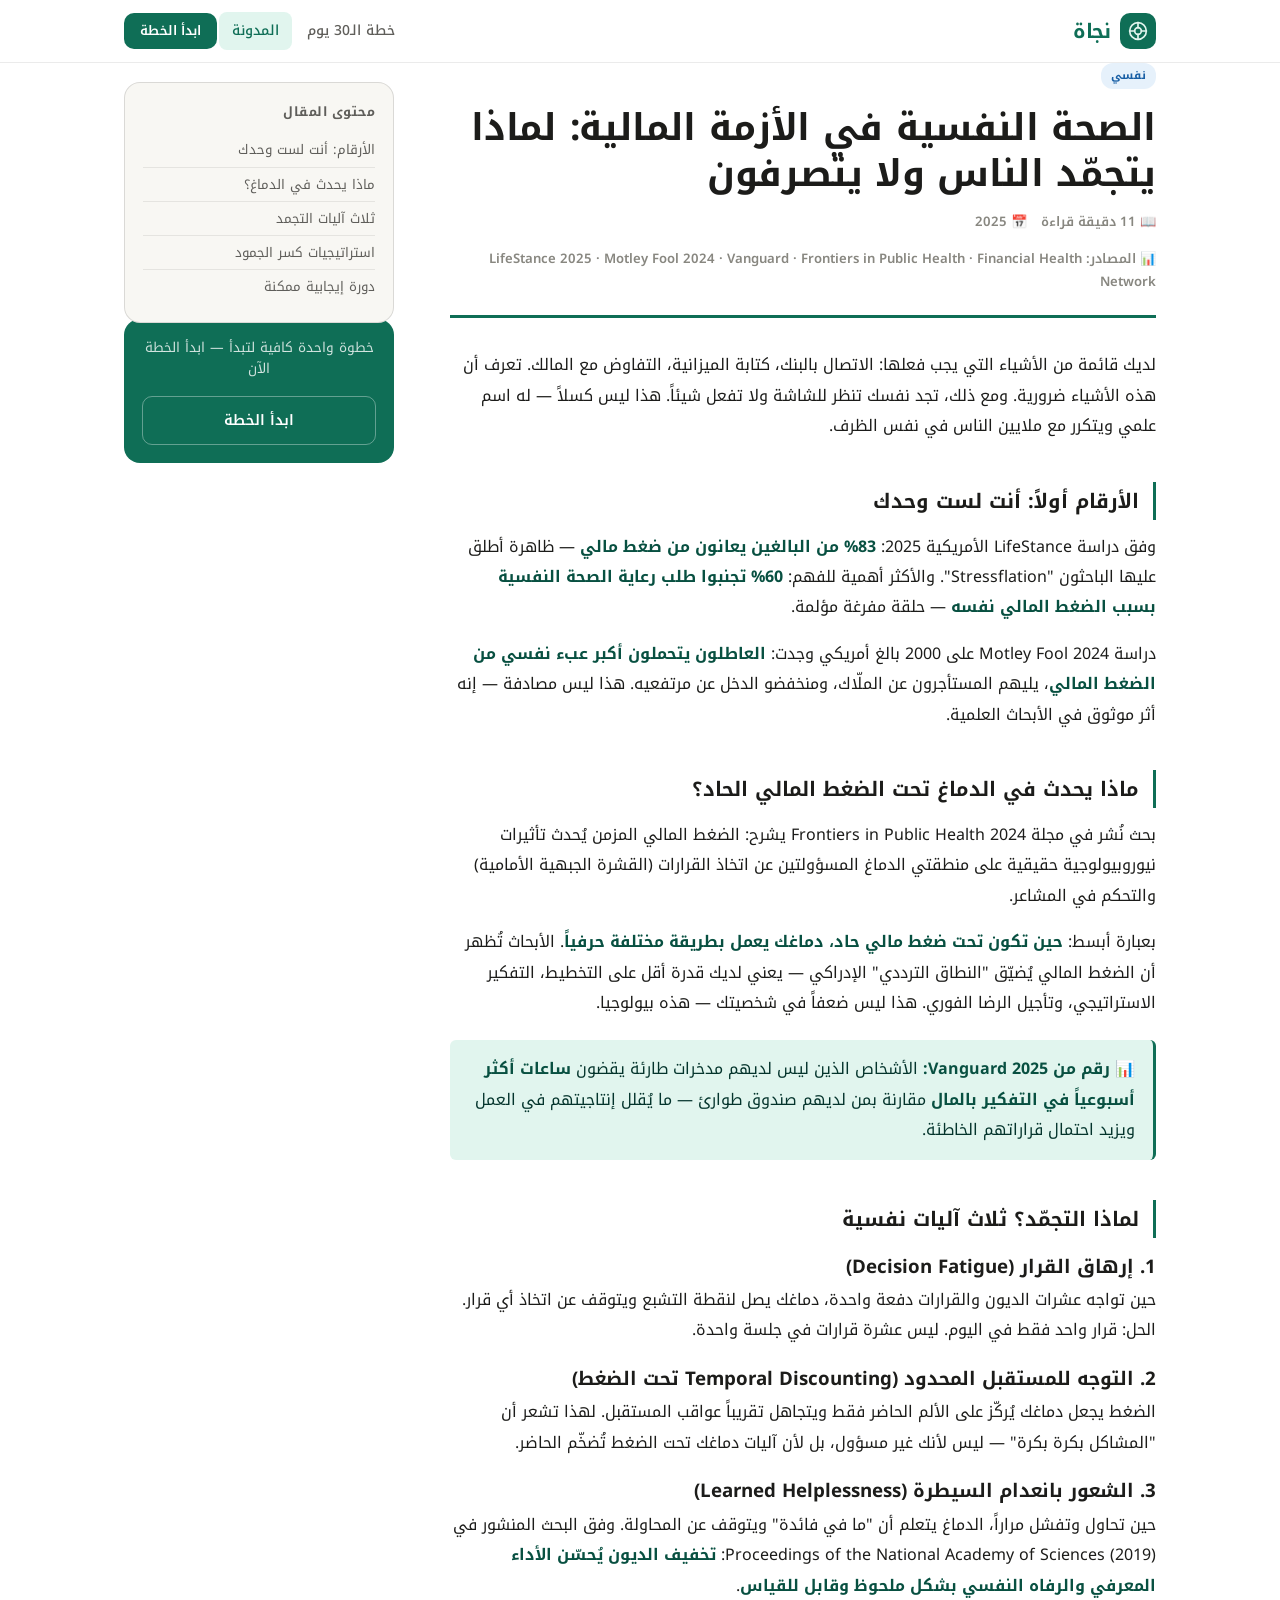
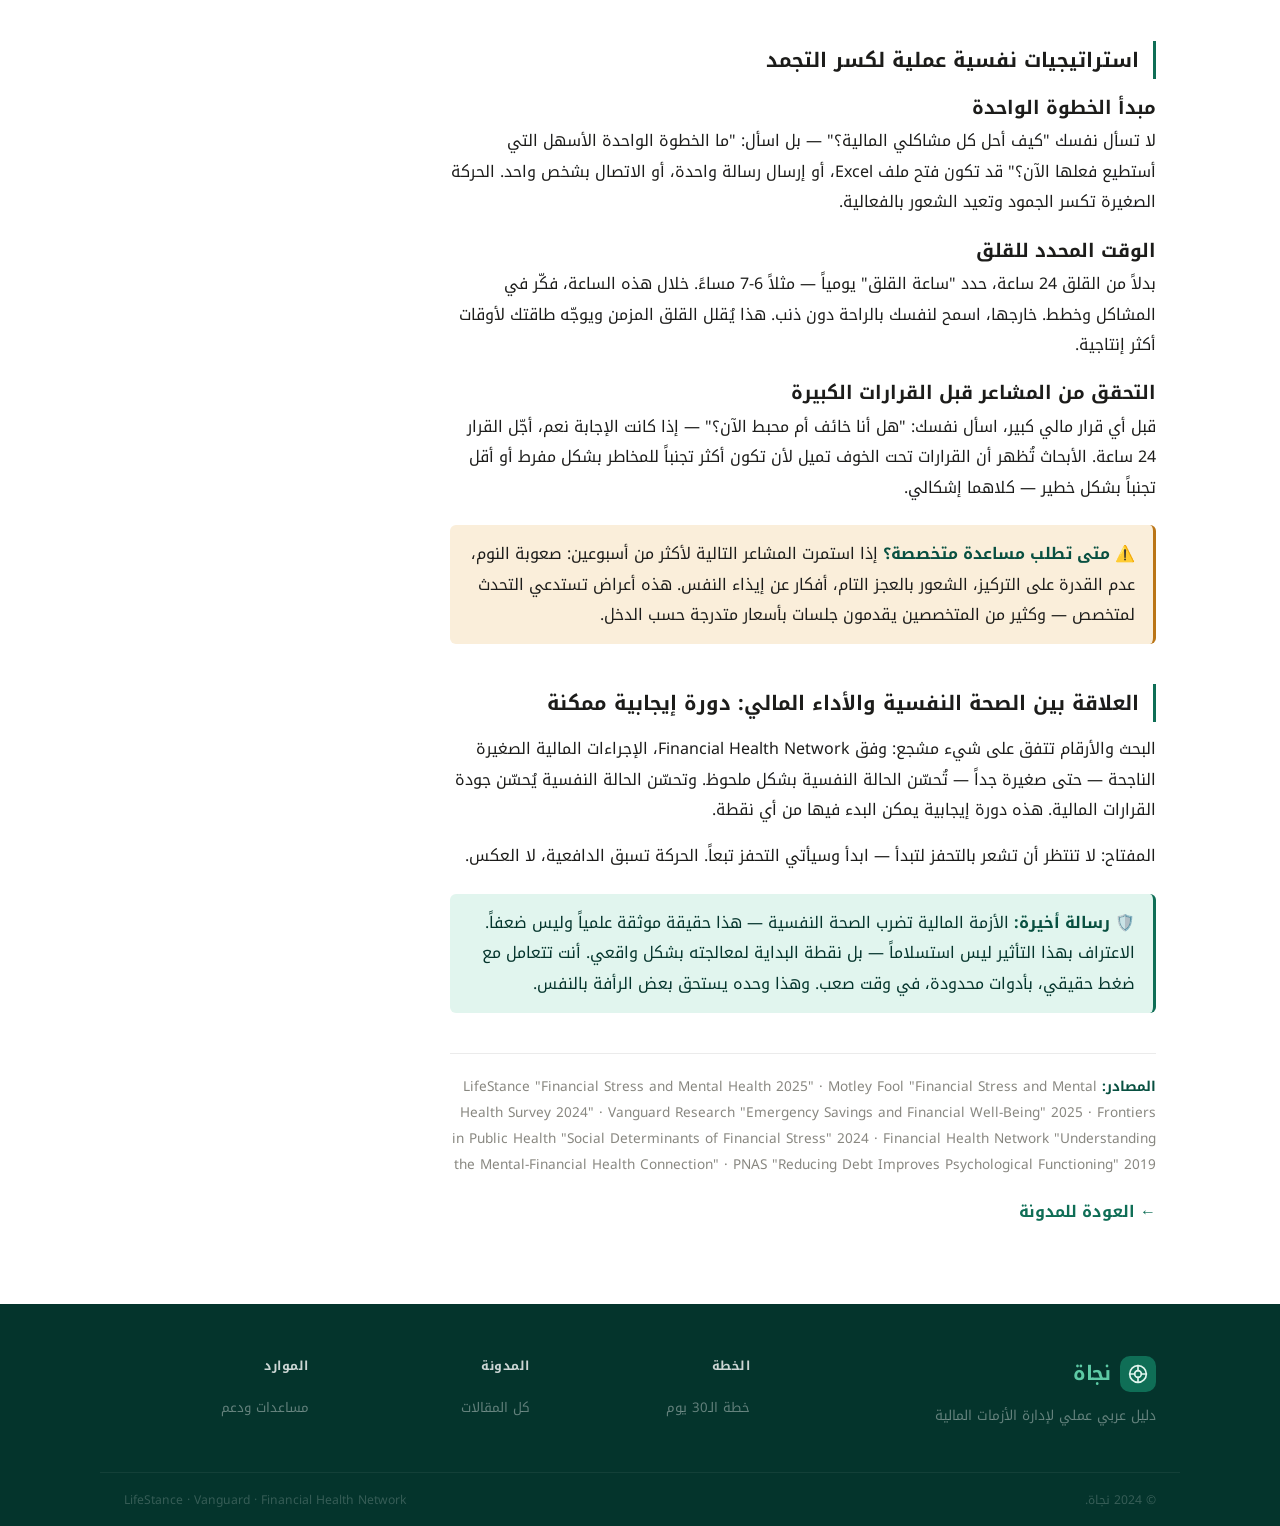
<file: blog/mental-health-financial-crisis.html>
<!DOCTYPE html>
<html lang="ar" dir="rtl">
<head>
  <meta charset="UTF-8">
  <meta name="viewport" content="width=device-width, initial-scale=1.0">
  <title>الصحة النفسية في الأزمة المالية: لماذا يتجمّد الناس ولا يتصرفون | نجاة</title>
  <meta name="description" content="83% من الأمريكيين يعانون من ضغط مالي وفق LifeStance 2025. علم النفس يشرح لماذا يصعب اتخاذ قرارات عقلانية تحت ضغط مالي حاد — وكيف تتجاوز هذا الجمود بخطوة واحدة.">
  <meta name="keywords" content="ضغط مالي ونفسي, التجمد المالي, الصحة النفسية والمال, اتخاذ قرارات في الأزمة">
  <link rel="canonical" href="https://najat.github.io/blog/mental-health-financial-crisis.html">
  <script type="application/ld+json">
  {
    "@context": "https://schema.org",
    "@type": "Article",
    "headline": "الصحة النفسية في الأزمة المالية: لماذا يتجمّد الناس ولا يتصرفون",
    "author": { "@type": "Organization", "name": "نجاة" },
    "datePublished": "2025-02-08",
    "inLanguage": "ar"
  }
  </script>
  <link rel="preconnect" href="https://fonts.googleapis.com">
  <link rel="preconnect" href="https://fonts.gstatic.com" crossorigin>
  <link href="https://fonts.googleapis.com/css2?family=Noto+Kufi+Arabic:wght@300;400;500;600;700;900&display=swap" rel="stylesheet">
  <link rel="stylesheet" href="../css/style.css">
</head>
<body>
  <nav class="nav" id="nav">
    <div class="nav-inner">
      <a href="../index.html" class="nav-logo">
        <div class="logo-mark"><svg viewBox="0 0 24 24" fill="none" stroke="#E1F5EE" stroke-width="2" stroke-linecap="round"><circle cx="12" cy="12" r="10"/><circle cx="12" cy="12" r="4"/><line x1="12" y1="2" x2="12" y2="8"/><line x1="12" y1="16" x2="12" y2="22"/><line x1="2" y1="12" x2="8" y2="12"/><line x1="16" y1="12" x2="22" y2="12"/></svg></div>
        <span class="logo-wordmark">نجاة</span>
      </a>
      <div class="nav-links">
        <a href="../plan.html" class="nav-link">خطة الـ30 يوم</a>
        <a href="index.html" class="nav-link active">المدونة</a>
        <a href="../plan.html" class="btn btn-primary btn-sm">ابدأ الخطة</a>
      </div>
      <button class="hamburger" id="hamburger"><span></span><span></span><span></span></button>
    </div>
    <div class="mobile-menu" id="mobileMenu">
      <a href="../plan.html">خطة الـ30 يوم</a><a href="index.html">المدونة</a>
    </div>
  </nav>

  <main>
  <div class="article-layout">
    <article class="article-content">
      <span class="blog-tag tag-i" style="margin-bottom:16px; display:inline-block;">نفسي</span>
      <h1>الصحة النفسية في الأزمة المالية: لماذا يتجمّد الناس ولا يتصرفون</h1>
      <div class="article-meta">
        <span>📖 11 دقيقة قراءة</span>
        <span>📅 2025</span>
        <span>📊 المصادر: LifeStance 2025 · Motley Fool 2024 · Vanguard · Frontiers in Public Health · Financial Health Network</span>
      </div>

      <div class="article-body">
        <p>لديك قائمة من الأشياء التي يجب فعلها: الاتصال بالبنك، كتابة الميزانية، التفاوض مع المالك. تعرف أن هذه الأشياء ضرورية. ومع ذلك، تجد نفسك تنظر للشاشة ولا تفعل شيئاً. هذا ليس كسلاً — له اسم علمي ويتكرر مع ملايين الناس في نفس الظرف.</p>

        <h2>الأرقام أولاً: أنت لست وحدك</h2>
        <p>وفق دراسة LifeStance الأمريكية 2025: <strong>83% من البالغين يعانون من ضغط مالي</strong> — ظاهرة أطلق عليها الباحثون "Stressflation". والأكثر أهمية للفهم: <strong>60% تجنبوا طلب رعاية الصحة النفسية بسبب الضغط المالي نفسه</strong> — حلقة مفرغة مؤلمة.</p>

        <p>دراسة Motley Fool 2024 على 2000 بالغ أمريكي وجدت: <strong>العاطلون يتحملون أكبر عبء نفسي من الضغط المالي</strong>، يليهم المستأجرون عن الملّاك، ومنخفضو الدخل عن مرتفعيه. هذا ليس مصادفة — إنه أثر موثوق في الأبحاث العلمية.</p>

        <h2>ماذا يحدث في الدماغ تحت الضغط المالي الحاد؟</h2>
        <p>بحث نُشر في مجلة Frontiers in Public Health 2024 يشرح: الضغط المالي المزمن يُحدث تأثيرات نيوروبيولوجية حقيقية على منطقتي الدماغ المسؤولتين عن اتخاذ القرارات (القشرة الجبهية الأمامية) والتحكم في المشاعر.</p>

        <p>بعبارة أبسط: <strong>حين تكون تحت ضغط مالي حاد، دماغك يعمل بطريقة مختلفة حرفياً</strong>. الأبحاث تُظهر أن الضغط المالي يُضيّق "النطاق الترددي" الإدراكي — يعني لديك قدرة أقل على التخطيط، التفكير الاستراتيجي، وتأجيل الرضا الفوري. هذا ليس ضعفاً في شخصيتك — هذه بيولوجيا.</p>

        <div class="callout">
          <strong>📊 رقم من Vanguard 2025:</strong> الأشخاص الذين ليس لديهم مدخرات طارئة يقضون <strong>ساعات أكثر أسبوعياً في التفكير بالمال</strong> مقارنة بمن لديهم صندوق طوارئ — ما يُقلل إنتاجيتهم في العمل ويزيد احتمال قراراتهم الخاطئة.
        </div>

        <h2>لماذا التجمّد؟ ثلاث آليات نفسية</h2>

        <h3>1. إرهاق القرار (Decision Fatigue)</h3>
        <p>حين تواجه عشرات الديون والقرارات دفعة واحدة، دماغك يصل لنقطة التشبع ويتوقف عن اتخاذ أي قرار. الحل: قرار واحد فقط في اليوم. ليس عشرة قرارات في جلسة واحدة.</p>

        <h3>2. التوجه للمستقبل المحدود (Temporal Discounting تحت الضغط)</h3>
        <p>الضغط يجعل دماغك يُركّز على الألم الحاضر فقط ويتجاهل تقريباً عواقب المستقبل. لهذا تشعر أن "المشاكل بكرة بكرة" — ليس لأنك غير مسؤول، بل لأن آليات دماغك تحت الضغط تُضخّم الحاضر.</p>

        <h3>3. الشعور بانعدام السيطرة (Learned Helplessness)</h3>
        <p>حين تحاول وتفشل مراراً، الدماغ يتعلم أن "ما في فائدة" ويتوقف عن المحاولة. وفق البحث المنشور في Proceedings of the National Academy of Sciences (2019): <strong>تخفيف الديون يُحسّن الأداء المعرفي والرفاه النفسي بشكل ملحوظ وقابل للقياس</strong>.</p>

        <h2>استراتيجيات نفسية عملية لكسر التجمد</h2>

        <h3>مبدأ الخطوة الواحدة</h3>
        <p>لا تسأل نفسك "كيف أحل كل مشاكلي المالية؟" — بل اسأل: "ما الخطوة الواحدة الأسهل التي أستطيع فعلها الآن؟" قد تكون فتح ملف Excel، أو إرسال رسالة واحدة، أو الاتصال بشخص واحد. الحركة الصغيرة تكسر الجمود وتعيد الشعور بالفعالية.</p>

        <h3>الوقت المحدد للقلق</h3>
        <p>بدلاً من القلق 24 ساعة، حدد "ساعة القلق" يومياً — مثلاً 6-7 مساءً. خلال هذه الساعة، فكّر في المشاكل وخطط. خارجها، اسمح لنفسك بالراحة دون ذنب. هذا يُقلل القلق المزمن ويوجّه طاقتك لأوقات أكثر إنتاجية.</p>

        <h3>التحقق من المشاعر قبل القرارات الكبيرة</h3>
        <p>قبل أي قرار مالي كبير، اسأل نفسك: "هل أنا خائف أم محبط الآن؟" — إذا كانت الإجابة نعم، أجّل القرار 24 ساعة. الأبحاث تُظهر أن القرارات تحت الخوف تميل لأن تكون أكثر تجنباً للمخاطر بشكل مفرط أو أقل تجنباً بشكل خطير — كلاهما إشكالي.</p>

        <div class="warn-box">
          <strong>⚠️ متى تطلب مساعدة متخصصة؟</strong>
          إذا استمرت المشاعر التالية لأكثر من أسبوعين: صعوبة النوم، عدم القدرة على التركيز، الشعور بالعجز التام، أفكار عن إيذاء النفس. هذه أعراض تستدعي التحدث لمتخصص — وكثير من المتخصصين يقدمون جلسات بأسعار متدرجة حسب الدخل.
        </div>

        <h2>العلاقة بين الصحة النفسية والأداء المالي: دورة إيجابية ممكنة</h2>
        <p>البحث والأرقام تتفق على شيء مشجع: وفق Financial Health Network، الإجراءات المالية الصغيرة الناجحة — حتى صغيرة جداً — تُحسّن الحالة النفسية بشكل ملحوظ. وتحسّن الحالة النفسية يُحسّن جودة القرارات المالية. هذه دورة إيجابية يمكن البدء فيها من أي نقطة.</p>

        <p>المفتاح: لا تنتظر أن تشعر بالتحفز لتبدأ — ابدأ وسيأتي التحفز تبعاً. الحركة تسبق الدافعية، لا العكس.</p>

        <div class="callout">
          <strong>🛡️ رسالة أخيرة:</strong> الأزمة المالية تضرب الصحة النفسية — هذا حقيقة موثقة علمياً وليس ضعفاً. الاعتراف بهذا التأثير ليس استسلاماً — بل نقطة البداية لمعالجته بشكل واقعي. أنت تتعامل مع ضغط حقيقي، بأدوات محدودة، في وقت صعب. وهذا وحده يستحق بعض الرأفة بالنفس.
        </div>

        <p style="margin-top:40px; font-size:0.85rem; color:var(--subtle); padding-top:20px; border-top:1px solid var(--border);">
          <strong>المصادر:</strong> LifeStance "Financial Stress and Mental Health 2025" · Motley Fool "Financial Stress and Mental Health Survey 2024" · Vanguard Research "Emergency Savings and Financial Well-Being" 2025 · Frontiers in Public Health "Social Determinants of Financial Stress" 2024 · Financial Health Network "Understanding the Mental-Financial Health Connection" · PNAS "Reducing Debt Improves Psychological Functioning" 2019
        </p>
        <p style="margin-top:20px;"><a href="index.html" style="color:var(--g600); font-weight:700;">← العودة للمدونة</a></p>
      </div>
    </article>

    <aside class="article-sidebar">
      <div class="sidebar-box">
        <h4>محتوى المقال</h4>
        <a href="#" class="toc-link">الأرقام: أنت لست وحدك</a>
        <a href="#" class="toc-link">ماذا يحدث في الدماغ؟</a>
        <a href="#" class="toc-link">ثلاث آليات التجمد</a>
        <a href="#" class="toc-link">استراتيجيات كسر الجمود</a>
        <a href="#" class="toc-link">دورة إيجابية ممكنة</a>
      </div>
      <div class="sidebar-cta">
        <p>خطوة واحدة كافية لتبدأ — ابدأ الخطة الآن</p>
        <a href="../plan.html" class="btn btn-outline" style="color:#fff; border-color:rgba(255,255,255,0.35); width:100%; justify-content:center; margin-top:4px;">ابدأ الخطة</a>
      </div>
    </aside>
  </div>
  </main>

  <footer class="footer">
    <div class="footer-inner">
      <div class="footer-brand"><div class="nav-logo"><div class="logo-mark"><svg viewBox="0 0 24 24" fill="none" stroke="#E1F5EE" stroke-width="2" stroke-linecap="round"><circle cx="12" cy="12" r="10"/><circle cx="12" cy="12" r="4"/><line x1="12" y1="2" x2="12" y2="8"/><line x1="12" y1="16" x2="12" y2="22"/><line x1="2" y1="12" x2="8" y2="12"/><line x1="16" y1="12" x2="22" y2="12"/></svg></div><span class="logo-wordmark">نجاة</span></div><p>دليل عربي عملي لإدارة الأزمات المالية</p></div>
      <div class="footer-col"><h4>الخطة</h4><a href="../plan.html">خطة الـ30 يوم</a></div>
      <div class="footer-col"><h4>المدونة</h4><a href="index.html">كل المقالات</a></div>
      <div class="footer-col"><h4>الموارد</h4><a href="../resources.html">مساعدات ودعم</a></div>
    </div>
    <div class="footer-bottom"><span>© 2024 نجاة.</span><span>LifeStance · Vanguard · Financial Health Network</span></div>
  </footer>
  <script src="../js/main.js"></script>
</body>
</html>
</file>
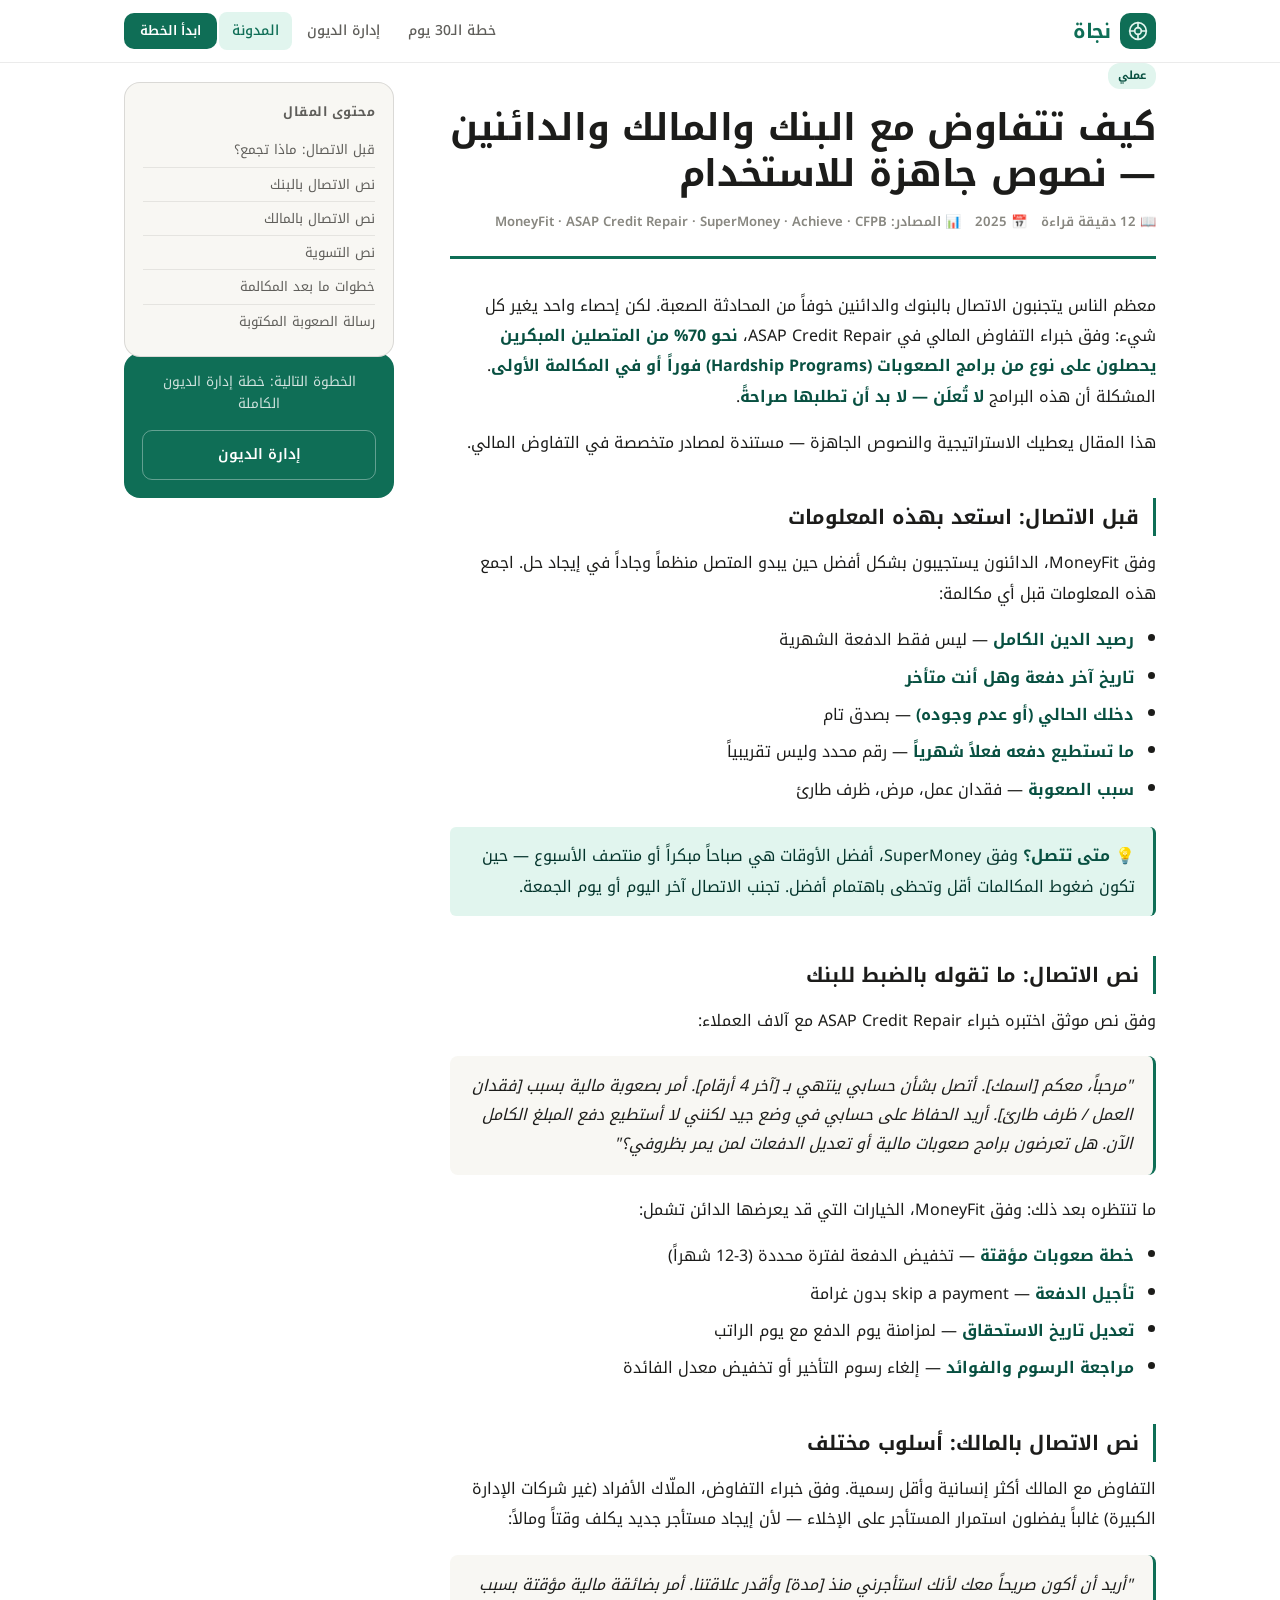
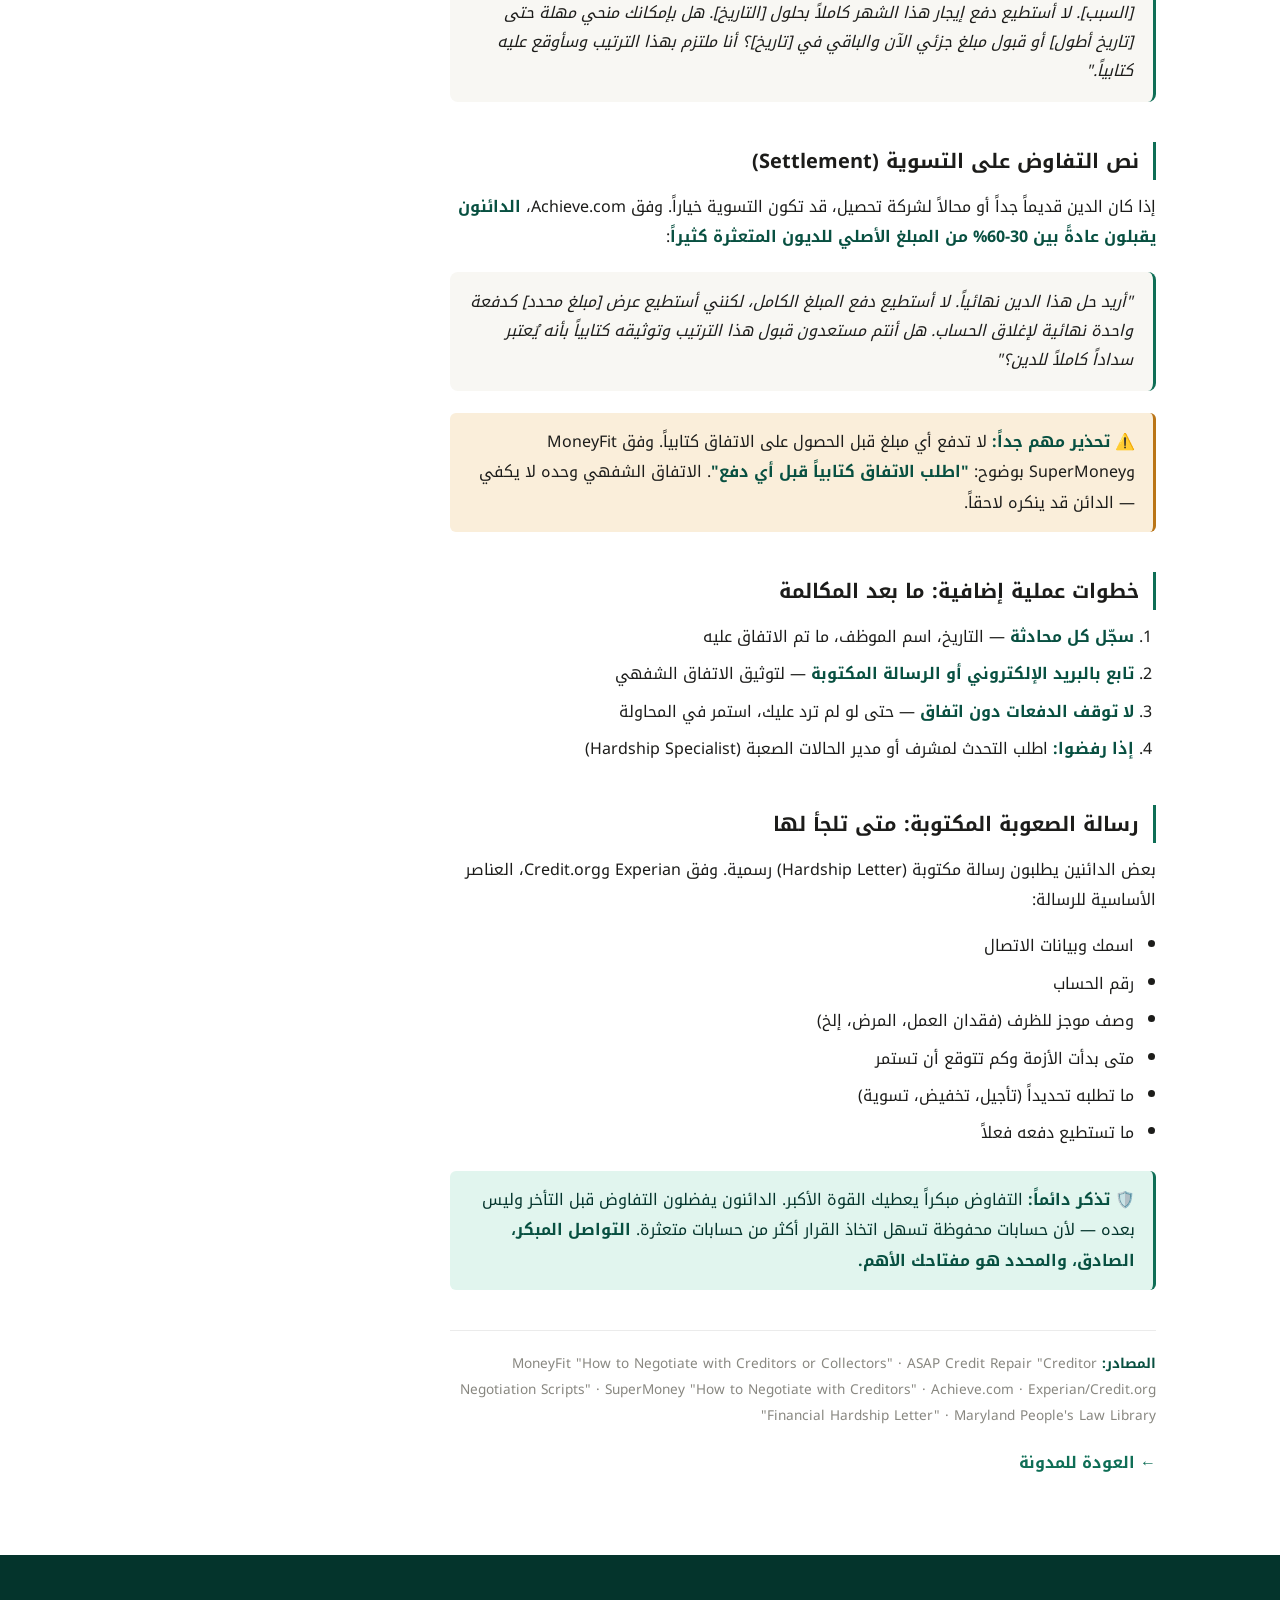
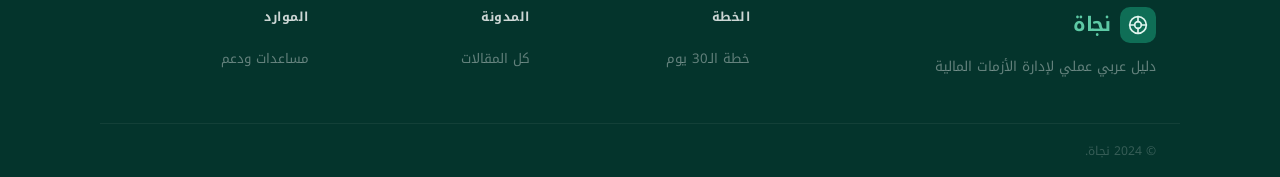
<file: blog/negotiate-with-creditors.html>
<!DOCTYPE html>
<html lang="ar" dir="rtl">
<head>
  <meta charset="UTF-8">
  <meta name="viewport" content="width=device-width, initial-scale=1.0">
  <title>كيف تتفاوض مع البنك والمالك والدائنين — نصوص جاهزة للاستخدام | نجاة</title>
  <meta name="description" content="70% من المتصلين المبكرين يحصلون على برنامج صعوبات فوري. تعلم كيف تتفاوض مع البنك والمالك والدائنين — مع نصوص محادثة جاهزة مستندة لخبراء CFPB وMoneyFit.">
  <meta name="keywords" content="التفاوض مع البنك, خطاب صعوبة مالية, تأجيل الديون, برامج الصعوبات المالية">
  <link rel="canonical" href="https://najat.github.io/blog/negotiate-with-creditors.html">
  <script type="application/ld+json">
  {
    "@context": "https://schema.org",
    "@type": "HowTo",
    "name": "كيف تتفاوض مع الدائنين خلال الأزمة المالية",
    "step": [
      {"@type": "HowToStep", "name": "اجمع معلوماتك المالية أولاً"},
      {"@type": "HowToStep", "name": "حدد ما تستطيع دفعه فعلاً"},
      {"@type": "HowToStep", "name": "اتصل مبكراً قبل التأخر"},
      {"@type": "HowToStep", "name": "اطلب برنامج الصعوبات صراحةً"},
      {"@type": "HowToStep", "name": "اطلب الاتفاق كتابياً"}
    ],
    "inLanguage": "ar"
  }
  </script>
  <link rel="preconnect" href="https://fonts.googleapis.com">
  <link rel="preconnect" href="https://fonts.gstatic.com" crossorigin>
  <link href="https://fonts.googleapis.com/css2?family=Noto+Kufi+Arabic:wght@300;400;500;600;700;900&display=swap" rel="stylesheet">
  <link rel="stylesheet" href="../css/style.css">
</head>
<body>
  <nav class="nav" id="nav">
    <div class="nav-inner">
      <a href="../index.html" class="nav-logo">
        <div class="logo-mark"><svg viewBox="0 0 24 24" fill="none" stroke="#E1F5EE" stroke-width="2" stroke-linecap="round"><circle cx="12" cy="12" r="10"/><circle cx="12" cy="12" r="4"/><line x1="12" y1="2" x2="12" y2="8"/><line x1="12" y1="16" x2="12" y2="22"/><line x1="2" y1="12" x2="8" y2="12"/><line x1="16" y1="12" x2="22" y2="12"/></svg></div>
        <span class="logo-wordmark">نجاة</span>
      </a>
      <div class="nav-links">
        <a href="../plan.html" class="nav-link">خطة الـ30 يوم</a>
        <a href="../debts.html" class="nav-link">إدارة الديون</a>
        <a href="index.html" class="nav-link active">المدونة</a>
        <a href="../plan.html" class="btn btn-primary btn-sm">ابدأ الخطة</a>
      </div>
      <button class="hamburger" id="hamburger"><span></span><span></span><span></span></button>
    </div>
    <div class="mobile-menu" id="mobileMenu">
      <a href="../plan.html">خطة الـ30 يوم</a><a href="index.html">المدونة</a>
    </div>
  </nav>

  <main>
  <div class="article-layout">
    <article class="article-content">
      <span class="blog-tag tag-g" style="margin-bottom:16px; display:inline-block;">عملي</span>
      <h1>كيف تتفاوض مع البنك والمالك والدائنين — نصوص جاهزة للاستخدام</h1>
      <div class="article-meta">
        <span>📖 12 دقيقة قراءة</span>
        <span>📅 2025</span>
        <span>📊 المصادر: MoneyFit · ASAP Credit Repair · SuperMoney · Achieve · CFPB</span>
      </div>

      <div class="article-body">
        <p>معظم الناس يتجنبون الاتصال بالبنوك والدائنين خوفاً من المحادثة الصعبة. لكن إحصاء واحد يغير كل شيء: وفق خبراء التفاوض المالي في ASAP Credit Repair، <strong>نحو 70% من المتصلين المبكرين يحصلون على نوع من برامج الصعوبات (Hardship Programs) فوراً أو في المكالمة الأولى</strong>. المشكلة أن هذه البرامج <strong>لا تُعلَن — لا بد أن تطلبها صراحةً</strong>.</p>

        <p>هذا المقال يعطيك الاستراتيجية والنصوص الجاهزة — مستندة لمصادر متخصصة في التفاوض المالي.</p>

        <h2>قبل الاتصال: استعد بهذه المعلومات</h2>
        <p>وفق MoneyFit، الدائنون يستجيبون بشكل أفضل حين يبدو المتصل منظماً وجاداً في إيجاد حل. اجمع هذه المعلومات قبل أي مكالمة:</p>
        <ul>
          <li><strong>رصيد الدين الكامل</strong> — ليس فقط الدفعة الشهرية</li>
          <li><strong>تاريخ آخر دفعة وهل أنت متأخر</strong></li>
          <li><strong>دخلك الحالي (أو عدم وجوده)</strong> — بصدق تام</li>
          <li><strong>ما تستطيع دفعه فعلاً شهرياً</strong> — رقم محدد وليس تقريبياً</li>
          <li><strong>سبب الصعوبة</strong> — فقدان عمل، مرض، ظرف طارئ</li>
        </ul>

        <div class="callout">
          <strong>💡 متى تتصل؟</strong> وفق SuperMoney، أفضل الأوقات هي صباحاً مبكراً أو منتصف الأسبوع — حين تكون ضغوط المكالمات أقل وتحظى باهتمام أفضل. تجنب الاتصال آخر اليوم أو يوم الجمعة.
        </div>

        <h2>نص الاتصال: ما تقوله بالضبط للبنك</h2>
        <p>وفق نص موثق اختبره خبراء ASAP Credit Repair مع آلاف العملاء:</p>

        <div style="background:var(--bg2); border-right:3px solid var(--g600); border-radius:8px; padding:16px 20px; margin:20px 0; font-style:italic; line-height:1.8;">
          "مرحباً، معكم [اسمك]. أتصل بشأن حسابي ينتهي بـ [آخر 4 أرقام]. أمر بصعوبة مالية بسبب [فقدان العمل / ظرف طارئ]. أريد الحفاظ على حسابي في وضع جيد لكنني لا أستطيع دفع المبلغ الكامل الآن. هل تعرضون برامج صعوبات مالية أو تعديل الدفعات لمن يمر بظروفي؟"
        </div>

        <p>ما تنتظره بعد ذلك: وفق MoneyFit، الخيارات التي قد يعرضها الدائن تشمل:</p>
        <ul>
          <li><strong>خطة صعوبات مؤقتة</strong> — تخفيض الدفعة لفترة محددة (3-12 شهراً)</li>
          <li><strong>تأجيل الدفعة</strong> — skip a payment بدون غرامة</li>
          <li><strong>تعديل تاريخ الاستحقاق</strong> — لمزامنة يوم الدفع مع يوم الراتب</li>
          <li><strong>مراجعة الرسوم والفوائد</strong> — إلغاء رسوم التأخير أو تخفيض معدل الفائدة</li>
        </ul>

        <h2>نص الاتصال بالمالك: أسلوب مختلف</h2>
        <p>التفاوض مع المالك أكثر إنسانية وأقل رسمية. وفق خبراء التفاوض، الملّاك الأفراد (غير شركات الإدارة الكبيرة) غالباً يفضلون استمرار المستأجر على الإخلاء — لأن إيجاد مستأجر جديد يكلف وقتاً ومالاً:</p>

        <div style="background:var(--bg2); border-right:3px solid var(--g600); border-radius:8px; padding:16px 20px; margin:20px 0; font-style:italic; line-height:1.8;">
          "أريد أن أكون صريحاً معك لأنك استأجرني منذ [مدة] وأقدر علاقتنا. أمر بضائقة مالية مؤقتة بسبب [السبب]. لا أستطيع دفع إيجار هذا الشهر كاملاً بحلول [التاريخ]. هل بإمكانك منحي مهلة حتى [تاريخ أطول] أو قبول مبلغ جزئي الآن والباقي في [تاريخ]؟ أنا ملتزم بهذا الترتيب وسأوقع عليه كتابياً."
        </div>

        <h2>نص التفاوض على التسوية (Settlement)</h2>
        <p>إذا كان الدين قديماً جداً أو محالاً لشركة تحصيل، قد تكون التسوية خياراً. وفق Achieve.com، <strong>الدائنون يقبلون عادةً بين 30-60% من المبلغ الأصلي للديون المتعثرة كثيراً</strong>:</p>

        <div style="background:var(--bg2); border-right:3px solid var(--g600); border-radius:8px; padding:16px 20px; margin:20px 0; font-style:italic; line-height:1.8;">
          "أريد حل هذا الدين نهائياً. لا أستطيع دفع المبلغ الكامل، لكنني أستطيع عرض [مبلغ محدد] كدفعة واحدة نهائية لإغلاق الحساب. هل أنتم مستعدون قبول هذا الترتيب وتوثيقه كتابياً بأنه يُعتبر سداداً كاملاً للدين؟"
        </div>

        <div class="warn-box">
          <strong>⚠️ تحذير مهم جداً:</strong> لا تدفع أي مبلغ قبل الحصول على الاتفاق كتابياً. وفق MoneyFit وSuperMoney بوضوح: <strong>"اطلب الاتفاق كتابياً قبل أي دفع"</strong>. الاتفاق الشفهي وحده لا يكفي — الدائن قد ينكره لاحقاً.
        </div>

        <h2>خطوات عملية إضافية: ما بعد المكالمة</h2>
        <ol>
          <li><strong>سجّل كل محادثة</strong> — التاريخ، اسم الموظف، ما تم الاتفاق عليه</li>
          <li><strong>تابع بالبريد الإلكتروني أو الرسالة المكتوبة</strong> — لتوثيق الاتفاق الشفهي</li>
          <li><strong>لا توقف الدفعات دون اتفاق</strong> — حتى لو لم ترد عليك، استمر في المحاولة</li>
          <li><strong>إذا رفضوا:</strong> اطلب التحدث لمشرف أو مدير الحالات الصعبة (Hardship Specialist)</li>
        </ol>

        <h2>رسالة الصعوبة المكتوبة: متى تلجأ لها</h2>
        <p>بعض الدائنين يطلبون رسالة مكتوبة (Hardship Letter) رسمية. وفق Experian وCredit.org، العناصر الأساسية للرسالة:</p>
        <ul>
          <li>اسمك وبيانات الاتصال</li>
          <li>رقم الحساب</li>
          <li>وصف موجز للظرف (فقدان العمل، المرض، إلخ)</li>
          <li>متى بدأت الأزمة وكم تتوقع أن تستمر</li>
          <li>ما تطلبه تحديداً (تأجيل، تخفيض، تسوية)</li>
          <li>ما تستطيع دفعه فعلاً</li>
        </ul>

        <div class="callout">
          <strong>🛡️ تذكر دائماً:</strong> التفاوض مبكراً يعطيك القوة الأكبر. الدائنون يفضلون التفاوض قبل التأخر وليس بعده — لأن حسابات محفوظة تسهل اتخاذ القرار أكثر من حسابات متعثرة. <strong>التواصل المبكر، الصادق، والمحدد هو مفتاحك الأهم.</strong>
        </div>

        <p style="margin-top:40px; font-size:0.85rem; color:var(--subtle); padding-top:20px; border-top:1px solid var(--border);">
          <strong>المصادر:</strong> MoneyFit "How to Negotiate with Creditors or Collectors" · ASAP Credit Repair "Creditor Negotiation Scripts" · SuperMoney "How to Negotiate with Creditors" · Achieve.com · Experian/Credit.org "Financial Hardship Letter" · Maryland People's Law Library
        </p>
        <p style="margin-top:20px;"><a href="index.html" style="color:var(--g600); font-weight:700;">← العودة للمدونة</a></p>
      </div>
    </article>

    <aside class="article-sidebar">
      <div class="sidebar-box">
        <h4>محتوى المقال</h4>
        <a href="#" class="toc-link">قبل الاتصال: ماذا تجمع؟</a>
        <a href="#" class="toc-link">نص الاتصال بالبنك</a>
        <a href="#" class="toc-link">نص الاتصال بالمالك</a>
        <a href="#" class="toc-link">نص التسوية</a>
        <a href="#" class="toc-link">خطوات ما بعد المكالمة</a>
        <a href="#" class="toc-link">رسالة الصعوبة المكتوبة</a>
      </div>
      <div class="sidebar-cta">
        <p>الخطوة التالية: خطة إدارة الديون الكاملة</p>
        <a href="../debts.html" class="btn btn-outline" style="color:#fff; border-color:rgba(255,255,255,0.35); width:100%; justify-content:center; margin-top:4px;">إدارة الديون</a>
      </div>
    </aside>
  </div>
  </main>

  <footer class="footer">
    <div class="footer-inner">
      <div class="footer-brand"><div class="nav-logo"><div class="logo-mark"><svg viewBox="0 0 24 24" fill="none" stroke="#E1F5EE" stroke-width="2" stroke-linecap="round"><circle cx="12" cy="12" r="10"/><circle cx="12" cy="12" r="4"/><line x1="12" y1="2" x2="12" y2="8"/><line x1="12" y1="16" x2="12" y2="22"/><line x1="2" y1="12" x2="8" y2="12"/><line x1="16" y1="12" x2="22" y2="12"/></svg></div><span class="logo-wordmark">نجاة</span></div><p>دليل عربي عملي لإدارة الأزمات المالية</p></div>
      <div class="footer-col"><h4>الخطة</h4><a href="../plan.html">خطة الـ30 يوم</a></div>
      <div class="footer-col"><h4>المدونة</h4><a href="index.html">كل المقالات</a></div>
      <div class="footer-col"><h4>الموارد</h4><a href="../resources.html">مساعدات ودعم</a></div>
    </div>
    <div class="footer-bottom"><span>© 2024 نجاة.</span></div>
  </footer>
  <script src="../js/main.js"></script>
</body>
</html>
</file>
<file: css/style.css>
@import url('https://fonts.googleapis.com/css2?family=Noto+Kufi+Arabic:wght@300;400;500;600;700;900&display=swap');

*, *::before, *::after { box-sizing: border-box; margin: 0; padding: 0; }

:root {
  /* Brand — Olive Green */
  --g50:  #E1F5EE;
  --g100: #9FE1CB;
  --g200: #5DCAA5;
  --g400: #1D9E75;
  --g600: #0F6E56;
  --g800: #085041;
  --g900: #04342C;

  /* Semantic */
  --warn:        #854F0B;
  --warn-light:  #FAEEDA;
  --danger:      #A32D2D;
  --danger-light:#FCEBEB;
  --info:        #185FA5;
  --info-light:  #E6F1FB;
  --gold:        #BA7517;
  --gold-light:  #FAEEDA;

  /* Neutrals */
  --bg:     #FFFFFF;
  --bg2:    #F8F7F3;
  --bg3:    #F1EFE8;
  --text:   #1C1C1A;
  --muted:  #5F5E5A;
  --subtle: #888780;
  --border: rgba(0,0,0,0.08);
  --border-m: rgba(0,0,0,0.12);

  --font: 'Noto Kufi Arabic', sans-serif;
  --r: 10px;
  --rl: 16px;
}

html { scroll-behavior: smooth; }

body {
  font-family: var(--font);
  background: var(--bg);
  color: var(--text);
  direction: rtl;
  line-height: 1.75;
  font-size: 16px;
  -webkit-font-smoothing: antialiased;
}

a { text-decoration: none; color: inherit; }
img { max-width: 100%; display: block; }
.container { max-width: 1080px; margin: 0 auto; padding: 0 24px; }

/* ─── BUTTONS ─── */
.btn {
  display: inline-flex; align-items: center; gap: 8px;
  font-family: var(--font); font-weight: 600; font-size: 0.9rem;
  padding: 11px 22px; border-radius: var(--r); border: none;
  cursor: pointer; transition: all 0.18s; text-decoration: none;
}
.btn-primary { background: var(--g600); color: #fff; }
.btn-primary:hover { background: var(--g800); transform: translateY(-1px); box-shadow: 0 4px 16px rgba(15,110,86,0.28); }
.btn-outline { background: transparent; color: var(--text); border: 1.5px solid var(--border-m); }
.btn-outline:hover { border-color: var(--g600); color: var(--g600); }
.btn-lg { padding: 13px 28px; font-size: 0.95rem; }
.btn-sm { padding: 7px 16px; font-size: 0.82rem; }
.btn-ghost { background: transparent; color: var(--g600); border: 1.5px solid var(--g600); }
.btn-ghost:hover { background: var(--g50); }

/* ─── NAV ─── */
.nav {
  position: fixed; top: 0; left: 0; right: 0; z-index: 200;
  background: rgba(255,255,255,0.96); backdrop-filter: blur(14px);
  border-bottom: 1px solid var(--border); transition: box-shadow 0.2s;
}
.nav-inner {
  max-width: 1080px; margin: 0 auto; padding: 0 24px;
  height: 62px; display: flex; align-items: center; justify-content: space-between;
}
.nav-logo { display: flex; align-items: center; gap: 10px; }
.logo-mark {
  width: 36px; height: 36px; background: var(--g600); border-radius: 10px;
  display: flex; align-items: center; justify-content: center; flex-shrink: 0;
}
.logo-mark svg { width: 20px; height: 20px; }
.logo-wordmark { font-size: 1.25rem; font-weight: 700; color: var(--g600); letter-spacing: -0.5px; }
.nav-links { display: flex; align-items: center; gap: 2px; }
.nav-link {
  font-size: 0.87rem; font-weight: 500; color: var(--muted);
  padding: 7px 13px; border-radius: 8px; transition: all 0.15s;
}
.nav-link:hover, .nav-link.active { background: var(--g50); color: var(--g600); }
.hamburger { display: none; flex-direction: column; gap: 5px; background: none; border: none; cursor: pointer; padding: 4px; }
.hamburger span { display: block; width: 22px; height: 2px; background: var(--text); border-radius: 2px; transition: all 0.3s; }
.mobile-menu { display: none; flex-direction: column; padding: 10px 24px 16px; border-top: 1px solid var(--border); gap: 2px; }
.mobile-menu a { color: var(--muted); padding: 9px 0; font-size: 0.92rem; border-bottom: 1px solid var(--border); }
.mobile-menu.open { display: flex; }

/* ─── HERO ─── */
.hero {
  padding: 108px 24px 72px;
  background: var(--bg);
  border-bottom: 1px solid var(--border);
  overflow: hidden;
  position: relative;
}
.hero::after {
  content: '';
  position: absolute; bottom: -1px; left: 0; right: 0;
  height: 120px;
  background: linear-gradient(to bottom, transparent, var(--bg));
  pointer-events: none;
}
.hero-inner {
  max-width: 1080px; margin: 0 auto;
  display: grid; grid-template-columns: 1fr 420px; gap: 64px; align-items: center;
}
.crisis-chip {
  display: inline-flex; align-items: center; gap: 8px;
  background: var(--g50); color: var(--g800);
  padding: 5px 14px; border-radius: 20px; font-size: 0.78rem; font-weight: 600;
  margin-bottom: 22px; border: 1px solid var(--g100);
}
.chip-pulse { width: 7px; height: 7px; background: var(--g600); border-radius: 50%; animation: pulse 2s ease-in-out infinite; }
@keyframes pulse { 0%,100%{opacity:1;transform:scale(1)} 50%{opacity:0.4;transform:scale(0.7)} }
.hero h1 {
  font-size: clamp(2rem, 3.6vw, 3rem); font-weight: 700;
  line-height: 1.2; color: var(--text); margin-bottom: 18px; letter-spacing: -0.5px;
}
.hero h1 em { font-style: normal; color: var(--g600); }
.hero-sub { font-size: 1.05rem; color: var(--muted); line-height: 1.8; margin-bottom: 32px; max-width: 460px; }
.hero-actions { display: flex; gap: 12px; flex-wrap: wrap; margin-bottom: 40px; }
.hero-trust { display: flex; gap: 18px; flex-wrap: wrap; }
.trust-item { display: flex; align-items: center; gap: 6px; font-size: 0.8rem; color: var(--subtle); font-weight: 500; }
.trust-icon { width: 18px; height: 18px; background: var(--g50); border-radius: 50%; display: flex; align-items: center; justify-content: center; }
.trust-icon svg { width: 10px; height: 10px; stroke: var(--g600); stroke-width: 2.5; fill: none; }

/* ─── CRISIS CARD (hero visual) ─── */
.crisis-card {
  background: var(--bg2); border: 1px solid var(--border-m);
  border-radius: var(--rl); overflow: hidden; box-shadow: 0 8px 40px rgba(0,0,0,0.10);
}
.card-header {
  background: var(--g900); padding: 14px 18px;
  display: flex; align-items: center; justify-content: space-between;
}
.card-header-title { color: rgba(255,255,255,0.8); font-size: 0.82rem; font-weight: 600; display: flex; align-items: center; gap: 8px; }
.card-header-badge { background: var(--g600); color: #fff; font-size: 0.68rem; font-weight: 700; padding: 2px 8px; border-radius: 10px; }
.card-body { padding: 18px; }
.progress-label { font-size: 0.8rem; color: var(--muted); margin-bottom: 6px; font-weight: 600; }
.progress-track { background: var(--border); border-radius: 4px; height: 6px; margin-bottom: 4px; overflow: hidden; }
.progress-fill { height: 6px; border-radius: 4px; }
.progress-meta { font-size: 0.72rem; color: var(--subtle); margin-bottom: 14px; }
.step-list { display: flex; flex-direction: column; gap: 8px; margin-top: 12px; }
.step-item {
  display: flex; align-items: center; gap: 10px;
  padding: 10px 12px; border-radius: var(--r); font-size: 0.82rem;
}
.step-done { background: var(--g50); color: var(--g800); }
.step-now { background: var(--g600); color: #fff; font-weight: 600; }
.step-todo { background: var(--bg3); color: var(--subtle); }
.step-icon { width: 22px; height: 22px; border-radius: 50%; display: flex; align-items: center; justify-content: center; font-size: 11px; font-weight: 700; flex-shrink: 0; }
.si-done { background: var(--g600); color: #fff; }
.si-now { background: rgba(255,255,255,0.25); color: #fff; }
.si-todo { background: var(--border); color: var(--subtle); }

/* ─── STATS STRIP ─── */
.stats-strip { background: var(--g900); }
.stats-inner { max-width: 1080px; margin: 0 auto; display: grid; grid-template-columns: repeat(4,1fr); }
.stat-b { padding: 28px 18px; text-align: center; border-left: 1px solid rgba(255,255,255,0.06); }
.stat-b:last-child { border-left: none; }
.stat-n { font-size: 2rem; font-weight: 700; color: var(--g200); letter-spacing: -1px; line-height: 1; margin-bottom: 6px; }
.stat-l { font-size: 0.78rem; color: rgba(255,255,255,0.45); line-height: 1.5; }
.stat-s { font-size: 0.65rem; color: rgba(255,255,255,0.2); margin-top: 3px; }

/* ─── SECTIONS ─── */
.section { padding: 72px 0; border-bottom: 1px solid var(--border); }
.section-alt { background: var(--bg2); }
.eyebrow { font-size: 0.73rem; font-weight: 700; letter-spacing: 2px; text-transform: uppercase; color: var(--g600); margin-bottom: 10px; display: block; }
.section-title { font-size: clamp(1.6rem,2.4vw,2.1rem); font-weight: 700; color: var(--text); margin-bottom: 10px; letter-spacing: -0.3px; }
.section-sub { font-size: 1rem; color: var(--muted); max-width: 500px; line-height: 1.75; }
.section-header { margin-bottom: 44px; }

/* ─── STEP GRID (30-day plan) ─── */
.steps-grid { display: grid; grid-template-columns: repeat(2,1fr); gap: 16px; }
.step-card {
  background: var(--bg); border: 1px solid var(--border-m); border-radius: var(--rl); padding: 24px;
  transition: all 0.2s; position: relative; overflow: hidden;
}
.step-card:hover { box-shadow: 0 6px 28px rgba(0,0,0,0.08); transform: translateY(-2px); border-color: var(--g100); }
.step-card::before { content: attr(data-week); position: absolute; top: 12px; left: 16px; font-size: 0.68rem; font-weight: 700; color: var(--subtle); letter-spacing: 1px; text-transform: uppercase; }
.step-num { font-size: 2.4rem; font-weight: 700; color: var(--g50); line-height: 1; margin-bottom: 12px; letter-spacing: -2px; }
.step-card h3 { font-size: 1rem; font-weight: 700; color: var(--text); margin-bottom: 8px; }
.step-card p { font-size: 0.87rem; color: var(--muted); line-height: 1.7; }
.step-badge { display: inline-block; font-size: 0.7rem; font-weight: 700; padding: 3px 9px; border-radius: 12px; margin-bottom: 10px; }
.badge-g { background: var(--g50); color: var(--g800); }
.badge-w { background: var(--warn-light); color: var(--warn); }
.badge-d { background: var(--danger-light); color: var(--danger); }

/* ─── FEATURE CARDS ─── */
.features-grid { display: grid; grid-template-columns: repeat(3,1fr); gap: 20px; }
.feature-card {
  background: var(--bg); border: 1px solid var(--border-m); border-radius: var(--rl);
  padding: 28px 22px; transition: all 0.2s;
}
.feature-card:hover { box-shadow: 0 6px 28px rgba(0,0,0,0.08); transform: translateY(-2px); border-color: var(--g100); }
.feat-icon {
  width: 44px; height: 44px; background: var(--g50); border-radius: 11px;
  display: flex; align-items: center; justify-content: center; margin-bottom: 16px;
}
.feat-icon svg { width: 22px; height: 22px; stroke: var(--g600); stroke-width: 1.8; fill: none; }
.feature-card h3 { font-size: 1rem; font-weight: 700; color: var(--text); margin-bottom: 8px; }
.feature-card p { font-size: 0.87rem; color: var(--muted); line-height: 1.7; }

/* ─── PRIORITY TABLE ─── */
.priority-table { width: 100%; border-collapse: collapse; }
.priority-table th { background: var(--g900); color: rgba(255,255,255,0.7); padding: 12px 16px; text-align: right; font-size: 0.8rem; font-weight: 600; }
.priority-table td { padding: 14px 16px; border-bottom: 1px solid var(--border); font-size: 0.9rem; vertical-align: top; }
.priority-table tr:last-child td { border-bottom: none; }
.priority-table tr:hover td { background: var(--bg2); }
.priority-rank { width: 32px; height: 32px; border-radius: 50%; display: flex; align-items: center; justify-content: center; font-weight: 700; font-size: 0.85rem; margin-left: auto; }
.rank-1 { background: var(--danger); color: #fff; }
.rank-2 { background: var(--gold); color: #fff; }
.rank-3 { background: var(--g600); color: #fff; }
.rank-4 { background: var(--subtle); color: #fff; }

/* ─── BLOG ─── */
.blog-grid { display: grid; grid-template-columns: repeat(2,1fr); gap: 20px; }
.blog-card {
  background: var(--bg); border: 1px solid var(--border-m); border-radius: var(--rl);
  padding: 24px; display: flex; flex-direction: column; gap: 10px; transition: all 0.2s;
}
.blog-card:hover { box-shadow: 0 4px 20px rgba(0,0,0,0.07); transform: translateY(-2px); border-color: var(--g100); }
.blog-tag { display: inline-block; font-size: 0.7rem; font-weight: 700; padding: 3px 10px; border-radius: 12px; align-self: flex-start; }
.tag-g { background: var(--g50); color: var(--g800); }
.tag-w { background: var(--warn-light); color: var(--warn); }
.tag-d { background: var(--danger-light); color: var(--danger); }
.tag-i { background: var(--info-light); color: var(--info); }
.blog-card h3 { font-size: 0.97rem; font-weight: 700; color: var(--text); line-height: 1.45; }
.blog-card p { font-size: 0.85rem; color: var(--muted); line-height: 1.65; flex: 1; }
.blog-meta { display: flex; justify-content: space-between; font-size: 0.75rem; color: var(--subtle); font-weight: 600; padding-top: 10px; border-top: 1px solid var(--border); margin-top: auto; }
.blog-meta a { color: var(--g600); }

/* ─── ARTICLE ─── */
.article-layout { max-width: 1080px; margin: 0 auto; padding: 60px 24px; display: grid; grid-template-columns: 1fr 270px; gap: 56px; align-items: start; }
.article-content h1 { font-size: clamp(1.7rem,3vw,2.3rem); font-weight: 700; color: var(--text); line-height: 1.25; margin-bottom: 14px; letter-spacing: -0.3px; }
.article-meta { display: flex; gap: 14px; font-size: 0.82rem; color: var(--subtle); font-weight: 600; padding-bottom: 22px; border-bottom: 3px solid var(--g600); margin-bottom: 32px; flex-wrap: wrap; }
.article-body { font-size: 1rem; line-height: 1.9; color: var(--text); }
.article-body h2 { font-size: 1.25rem; font-weight: 700; color: var(--text); margin: 40px 0 12px; padding-right: 14px; border-right: 3px solid var(--g600); }
.article-body p { margin-bottom: 16px; }
.article-body ul, .article-body ol { padding-right: 22px; margin-bottom: 16px; }
.article-body li { margin-bottom: 7px; }
.article-body .callout { background: var(--g50); border-right: 3px solid var(--g600); border-radius: 6px; padding: 14px 18px; margin: 22px 0; color: var(--g900); }
.article-body .warn-box { background: var(--warn-light); border-right: 3px solid var(--gold); border-radius: 6px; padding: 14px 18px; margin: 22px 0; }
.article-body strong { font-weight: 700; color: var(--g800); }
.article-body .src { font-size: 0.72rem; background: var(--bg3); color: var(--subtle); padding: 2px 7px; border-radius: 5px; font-weight: 600; }
.sidebar-box { background: var(--bg2); border: 1px solid var(--border-m); border-radius: var(--rl); padding: 18px; margin-bottom: 18px; position: sticky; top: 82px; }
.sidebar-box h4 { font-size: 0.8rem; font-weight: 700; color: var(--muted); margin-bottom: 10px; text-transform: uppercase; letter-spacing: 0.5px; }
.toc-link { display: block; font-size: 0.83rem; color: var(--muted); padding: 5px 0; border-bottom: 1px solid var(--border); transition: color 0.2s; }
.toc-link:hover { color: var(--g600); }
.toc-link:last-child { border-bottom: none; }
.sidebar-cta { background: var(--g600); border-radius: var(--rl); padding: 18px; text-align: center; margin-top: 16px; }
.sidebar-cta p { color: rgba(255,255,255,0.8); font-size: 0.85rem; line-height: 1.6; margin-bottom: 12px; }

/* ─── PAGE HERO ─── */
.page-hero { background: var(--g900); padding: 108px 24px 52px; text-align: center; }
.page-hero .eyebrow { color: var(--g200); }
.page-hero h1 { font-size: clamp(1.9rem,3.5vw,2.8rem); font-weight: 700; color: white; margin-bottom: 12px; letter-spacing: -0.5px; }
.page-hero p { font-size: 1rem; color: rgba(255,255,255,0.5); max-width: 500px; margin: 0 auto; line-height: 1.75; }

/* ─── CTA ─── */
.cta-section { background: var(--g600); padding: 64px 24px; text-align: center; }
.cta-section h2 { font-size: clamp(1.5rem,2.5vw,2rem); font-weight: 700; color: #fff; margin-bottom: 10px; letter-spacing: -0.3px; }
.cta-section p { color: rgba(255,255,255,0.72); font-size: 1rem; margin-bottom: 26px; line-height: 1.7; }
.btn-cta { background: #fff; color: var(--g800); font-weight: 700; padding: 13px 28px; border-radius: var(--r); font-family: var(--font); font-size: 0.95rem; border: none; cursor: pointer; transition: all 0.18s; display: inline-flex; align-items: center; gap: 8px; }
.btn-cta:hover { background: var(--g50); transform: translateY(-1px); }

/* ─── FOOTER ─── */
.footer { background: var(--g900); padding: 52px 0 0; }
.footer-inner { max-width: 1080px; margin: 0 auto; padding: 0 24px 44px; display: grid; grid-template-columns: 2fr 1fr 1fr 1fr; gap: 36px; border-bottom: 1px solid rgba(255,255,255,0.06); }
.footer-brand p { font-size: 0.85rem; color: rgba(255,255,255,0.38); line-height: 1.75; margin-top: 12px; }
.footer-brand .logo-wordmark { color: var(--g200); }
.footer-col h4 { font-size: 0.78rem; font-weight: 700; color: rgba(255,255,255,0.8); margin-bottom: 14px; letter-spacing: 0.5px; text-transform: uppercase; }
.footer-col a { display: block; font-size: 0.83rem; color: rgba(255,255,255,0.38); padding: 4px 0; transition: color 0.18s; }
.footer-col a:hover { color: var(--g200); }
.footer-bottom { max-width: 1080px; margin: 0 auto; padding: 16px 24px; display: flex; justify-content: space-between; font-size: 0.76rem; color: rgba(255,255,255,0.2); flex-wrap: wrap; gap: 8px; }

/* ─── QUIZ (مقياس الوضع) ─── */
.quiz-card { background: var(--bg); border: 1px solid var(--border-m); border-radius: var(--rl); padding: 28px; max-width: 620px; margin: 0 auto; }
.quiz-q { font-size: 0.95rem; font-weight: 600; color: var(--text); margin-bottom: 12px; }
.quiz-options { display: flex; flex-direction: column; gap: 8px; margin-bottom: 20px; }
.quiz-option { display: flex; align-items: center; gap: 10px; padding: 11px 14px; border: 1px solid var(--border-m); border-radius: var(--r); cursor: pointer; transition: all 0.15s; font-size: 0.9rem; }
.quiz-option:hover { border-color: var(--g400); background: var(--g50); }
.quiz-option input { accent-color: var(--g600); }
.quiz-result { padding: 16px; border-radius: var(--r); font-size: 0.9rem; font-weight: 600; display: none; margin-top: 12px; line-height: 1.6; }
.quiz-result.show { display: block; }
.result-critical { background: var(--danger-light); color: var(--danger); border: 1px solid rgba(163,45,45,0.2); }
.result-hard { background: var(--warn-light); color: var(--warn); border: 1px solid rgba(133,79,11,0.2); }
.result-ok { background: var(--g50); color: var(--g800); border: 1px solid rgba(15,110,86,0.2); }

/* ─── RESPONSIVE ─── */
@media (max-width: 960px) {
  .hero-inner { grid-template-columns: 1fr; }
  .crisis-card { display: none; }
  .features-grid { grid-template-columns: repeat(2,1fr); }
  .steps-grid { grid-template-columns: 1fr; }
  .stats-inner { grid-template-columns: repeat(2,1fr); }
  .footer-inner { grid-template-columns: 1fr 1fr; }
  .article-layout { grid-template-columns: 1fr; }
  .sidebar-box { display: none; }
}
@media (max-width: 640px) {
  .nav-links { display: none; }
  .hamburger { display: flex; }
  .features-grid { grid-template-columns: 1fr; }
  .blog-grid { grid-template-columns: 1fr; }
  .stats-inner { grid-template-columns: 1fr; }
  .footer-inner { grid-template-columns: 1fr; }
  .hero-actions { flex-direction: column; }
  .btn { justify-content: center; }
}
@media (prefers-reduced-motion: reduce) { *, *::before, *::after { animation: none !important; transition: none !important; } }
</file>
